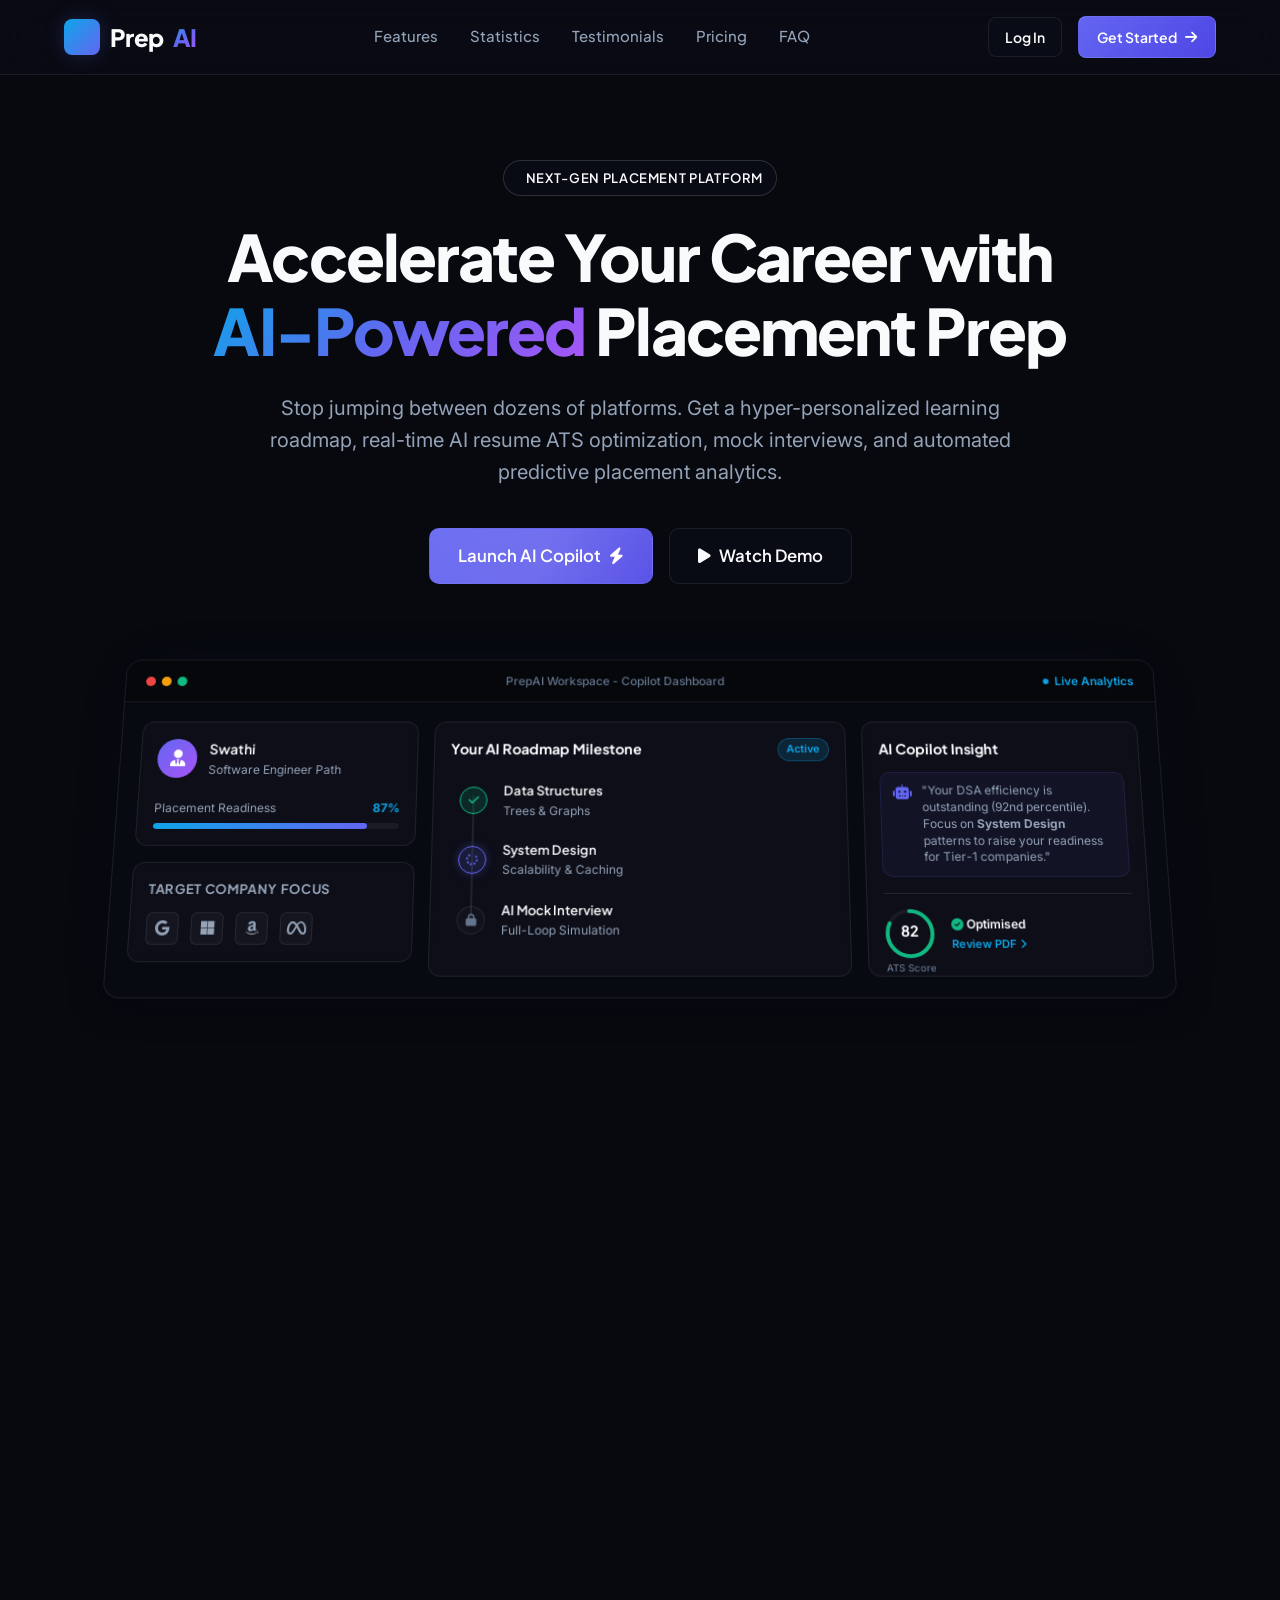
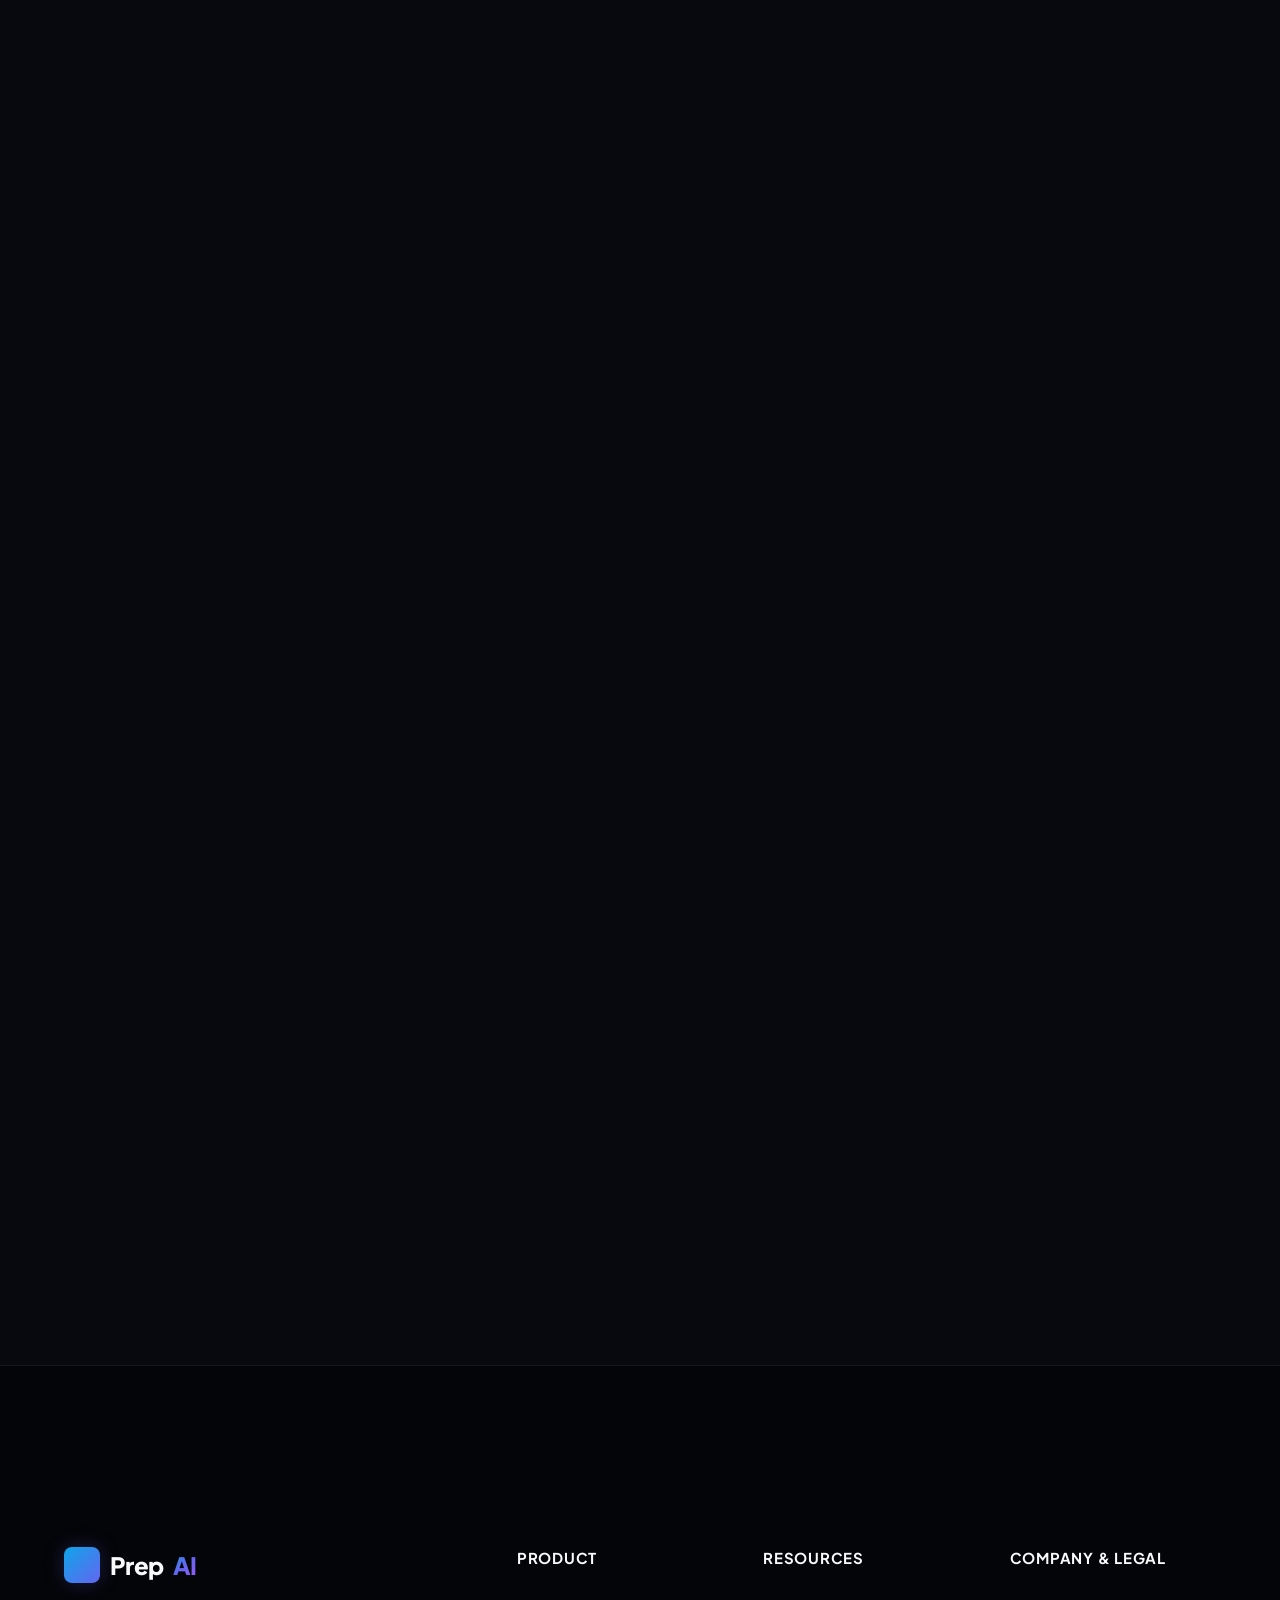
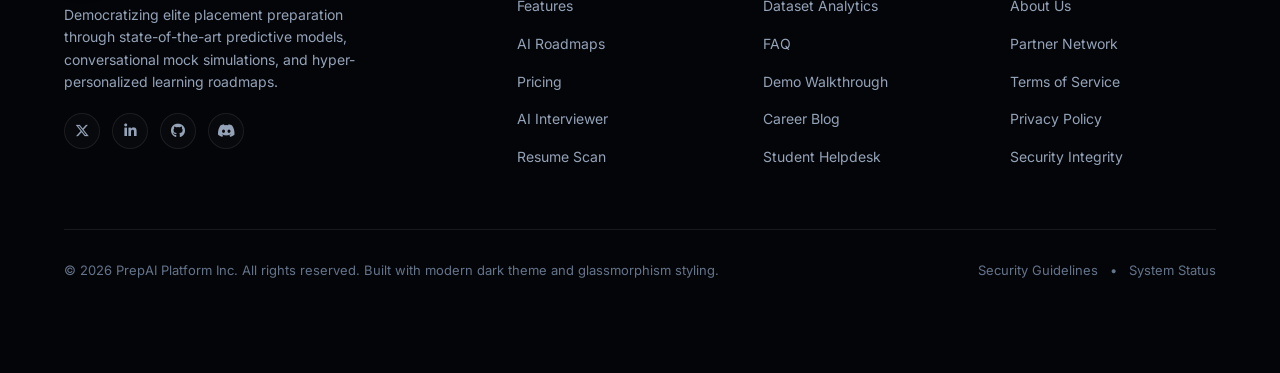
<file: index.html>
<!DOCTYPE html>
<html lang="en">
<head>
    <meta charset="UTF-8">
    <meta name="viewport" content="width=device-width, initial-scale=1.0">
    <meta http-equiv="refresh" content="0; url=./main/index.html" />
    <title>PrepAI - AI Placement Preparation Platform</title>
    
    <link rel="preconnect" href="https://fonts.googleapis.com">
    <link rel="preconnect" href="https://fonts.gstatic.com" crossorigin>
    <link href="https://fonts.googleapis.com/css2?family=Inter:wght@300;400;500;600;700&family=Plus+Jakarta+Sans:wght@400;500;600;700;800&display=swap" rel="stylesheet">
    <!-- Font Awesome Icons -->
    <link rel="stylesheet" href="https://cdnjs.cloudflare.com/ajax/libs/font-awesome/6.4.0/css/all.min.css">
    <!-- Custom CSS -->
    <link rel="stylesheet" href="style.css">
</head>
<body>

    <!-- Background Decorative Elements -->
    <div class="bg-glow bg-glow-1"></div>
    <div class="bg-glow bg-glow-2"></div>
    <div class="bg-glow bg-glow-3"></div>
    <div class="grid-overlay"></div>

    <!-- Navigation Bar -->
    <header class="navbar">
        <div class="navbar-container">
            <a href="index.html" class="logo">
                <div class="logo-icon">
                    <i class="fa-solid fa-brain-circuit"></i>
                </div>
                <span>Prep</span><span class="gradient-text">AI</span>
            </a>
            
            <nav class="nav-menu" id="nav-menu">
                <ul class="nav-list">
                    <li class="nav-item"><a href="#features" class="nav-link">Features</a></li>
                    <li class="nav-item"><a href="#statistics" class="nav-link">Statistics</a></li>
                    <li class="nav-item"><a href="#testimonials" class="nav-link">Testimonials</a></li>
                    <li class="nav-item"><a href="#pricing" class="nav-link">Pricing</a></li>
                    <li class="nav-item"><a href="#faq" class="nav-link">FAQ</a></li>
                </ul>
            </nav>

            <div class="nav-actions">
                <a href="login/login.html" class="btn btn-secondary nav-login">Log In</a>
                <a href="signup.html" class="btn btn-primary nav-cta">Get Started <i class="fa-solid fa-arrow-right"></i></a>
                <button class="mobile-toggle" id="mobile-toggle" aria-label="Toggle navigation">
                    <i class="fa-solid fa-bars"></i>
                </button>
            </div>
        </div>
    </header>

    <!-- Hero Section -->
    <section class="hero-section" id="hero">
        <div class="hero-container">
            <div class="hero-badge animate-fade-in">
                <span class="badge-icon"><i class="fa-solid fa-sparkles"></i></span>
                <span class="badge-text">Next-Gen Placement Platform</span>
            </div>
            
            <h1 class="hero-title animate-fade-in-up">
                Accelerate Your Career with <br>
                <span class="gradient-text">AI-Powered</span> Placement Prep
            </h1>
            
            <p class="hero-subtitle animate-fade-in-up delay-1">
                Stop jumping between dozens of platforms. Get a hyper-personalized learning roadmap, 
                real-time AI resume ATS optimization, mock interviews, and automated predictive placement analytics.
            </p>
            
            <div class="hero-ctas animate-fade-in-up delay-2">
                <a href="https://copilot.microsoft.com/"
   target="_blank"
   class="btn btn-primary btn-lg glow-button">
    Launch AI Copilot
    <i class="fa-solid fa-bolt"></i>
</a>
                <a href="../learnmore.html" class="btn btn-secondary btn-lg"><i class="fa-solid fa-play"></i> Watch Demo</a>
            </div>

            <!-- Hero Visual (Interactive Glassmorphic Dashboard Preview) -->
            <div class="hero-visual-wrapper animate-fade-in-up delay-3">
                <div class="hero-visual">
                    <div class="dashboard-header">
                        <div class="window-dots">
                            <span class="dot dot-red"></span>
                            <span class="dot dot-yellow"></span>
                            <span class="dot dot-green"></span>
                        </div>
                        <div class="window-title">PrepAI Workspace - Copilot Dashboard</div>
                        <div class="window-status"><span class="pulse-indicator"></span> Live Analytics</div>
                    </div>
                    <div class="dashboard-content">
                        <!-- Left Sidebar / Stats Widget -->
                        <div class="dash-panel dash-left">
                            <div class="dash-card profile-card">
                                <div class="avatar-group">
                                    <div class="avatar-placeholder">
                                        <i class="fa-solid fa-user-tie"></i>
                                    </div>
                                    <div>
                                        <h4>Swathi</h4>
                                        <p>Software Engineer Path</p>
                                    </div>
                                </div>
                                <div class="readiness-meter">
                                    <div class="meter-info">
                                        <span>Placement Readiness</span>
                                        <span class="meter-val">87%</span>
                                    </div>
                                    <div class="meter-bar">
                                        <div class="meter-progress" style="width: 87%;"></div>
                                    </div>
                                </div>
                            </div>
                            
                            <div class="dash-card company-card">
                                <h5>Target Company Focus</h5>
                                <div class="company-logos">
                                    <div class="company-logo" title="Google"><i class="fa-brands fa-google"></i></div>
                                    <div class="company-logo" title="Microsoft"><i class="fa-brands fa-microsoft"></i></div>
                                    <div class="company-logo" title="Amazon"><i class="fa-brands fa-amazon"></i></div>
                                    <div class="company-logo" title="Meta"><i class="fa-brands fa-meta"></i></div>
                                </div>
                            </div>
                        </div>

                        <!-- Main Roadmap Progress Graph -->
                        <div class="dash-panel dash-center">
                            <div class="dash-card roadmap-progress">
                                <div class="card-header-flex">
                                    <h4>Your AI Roadmap Milestone</h4>
                                    <span class="badge-cyan">Active</span>
                                </div>
                                <div class="roadmap-steps">
                                    <div class="step completed">
                                        <div class="step-circle"><i class="fa-solid fa-check"></i></div>
                                        <div class="step-details">
                                            <h6>Data Structures</h6>
                                            <p>Trees & Graphs</p>
                                        </div>
                                    </div>
                                    <div class="step active">
                                        <div class="step-circle"><i class="fa-solid fa-spinner fa-spin"></i></div>
                                        <div class="step-details">
                                            <h6>System Design</h6>
                                            <p>Scalability & Caching</p>
                                        </div>
                                    </div>
                                    <div class="step locked">
                                        <div class="step-circle"><i class="fa-solid fa-lock"></i></div>
                                        <div class="step-details">
                                            <h6>AI Mock Interview</h6>
                                            <p>Full-Loop Simulation</p>
                                        </div>
                                    </div>
                                </div>
                            </div>
                        </div>

                        <!-- Right Insights Widget -->
                        <div class="dash-panel dash-right">
                            <div class="dash-card insights-card">
                                <h4>AI Copilot Insight</h4>
                                <div class="ai-chat-bubble">
                                    <i class="fa-solid fa-robot ai-avatar"></i>
                                    <p>"Your DSA efficiency is outstanding (92nd percentile). Focus on <strong>System Design</strong> patterns to raise your readiness for Tier-1 companies."</p>
                                </div>
                                <div class="resume-score-widget">
                                    <div class="score-circle">
                                        <svg viewBox="0 0 36 36" class="circular-chart">
                                            <path class="circle-bg" d="M18 2.0845 a 15.9155 15.9155 0 0 1 0 31.831 a 15.9155 15.9155 0 0 1 0 -31.831" />
                                            <path class="circle" stroke-dasharray="82, 100" d="M18 2.0845 a 15.9155 15.9155 0 0 1 0 31.831 a 15.9155 15.9155 0 0 1 0 -31.831" />
                                            <text x="18" y="20.35" class="percentage">82</text>
                                        </svg>
                                        <div class="score-label">ATS Score</div>
                                    </div>
                                    <div class="score-actions">
                                        <span class="score-status"><i class="fa-solid fa-circle-check text-green"></i> Optimised</span>
                                        <a href="#" class="btn-text">Review PDF <i class="fa-solid fa-angle-right"></i></a>
                                    </div>
                                </div>
                            </div>
                        </div>
                    </div>
                </div>
            </div>
        </div>
    </section>

    <!-- Features Section -->
    <section class="features-section" id="features">
        <div class="section-container">
            <div class="section-header scroll-trigger">
                <h2 class="section-title">Engineered for Your <span class="gradient-text">Placement Victory</span></h2>
                <p class="section-subtitle">
                    Skip the generic advice. Leverage highly tailored AI tooling built specifically to align with current hiring trends.
                </p>
            </div>

            <div class="features-grid">
                <!-- Feature 1: Personalized Roadmaps -->
                <div class="feature-card scroll-trigger">
                    <div class="feature-icon glow-cyan">
                        <i class="fa-solid fa-route"></i>
                    </div>
                    <h3 class="feature-title">Dynamic AI Roadmaps</h3>
                    <p class="feature-text">
                        Get a continuously updated roadmap generated instantly based on your dream target companies, timeline, and current skill set.
                    </p>
                    <div class="feature-link-wrapper">
                        <a href="roadmap/roadmap.html" class="feature-link">Explore Roadmap Tool <i class="fa-solid fa-arrow-right"></i></a>
                    </div>
                </div>

                <!-- Feature 2: AI Resume Optimizer -->
                <div class="feature-card scroll-trigger">
                    <div class="feature-icon glow-purple">
                        <i class="fa-solid fa-file-invoice"></i>
                    </div>
                    <h3 class="feature-title">ATS Resume Optimizer</h3>
                    <p class="feature-text">
                        Upload your resume and get immediate feedback on key-word match, layout, formatting, and structural improvements tailored to job descriptions.
                    </p>
                    <div class="feature-link-wrapper">
                        <a href="#" class="feature-link">Scan Resume <i class="fa-solid fa-arrow-right"></i></a>
                    </div>
                </div>

                <!-- Feature 3: Simulated AI Interviews -->
                <div class="feature-card scroll-trigger">
                    <div class="feature-icon glow-blue">
                        <i class="fa-solid fa-microphone-lines"></i>
                    </div>
                    <h3 class="feature-title">Conversational Mock Mockups</h3>
                    <p class="feature-text">
                        Engage in fully interactive, real-time mock technical & behavioral interviews with speech analysis, pacing analytics, and code editor review.
                    </p>
                    <div class="feature-link-wrapper">
                        <a href="#" class="feature-link">Try Sample Mock <i class="fa-solid fa-arrow-right"></i></a>
                    </div>
                </div>

                <!-- Feature 4: Predictive Placement Analytics -->
                <div class="feature-card scroll-trigger">
                    <div class="feature-icon glow-pink">
                        <i class="fa-solid fa-chart-line"></i>
                    </div>
                    <h3 class="feature-title">Placement Probability Insights</h3>
                    <p class="feature-text">
                        Input your credentials, mock scores, and background to calculate your predictive success rate, with prescriptive feedback on where to double down.
                    </p>
                    <div class="feature-link-wrapper">
                        <a href="datainsights/datasetInsights.html" class="feature-link">View Dataset Analytics <i class="fa-solid fa-arrow-right"></i></a>
                    </div>
                </div>

                <!-- Feature 5: Daily Coding Arena -->
                <div class="feature-card scroll-trigger">
                    <div class="feature-icon glow-orange">
                        <i class="fa-solid fa-code"></i>
                    </div>
                    <h3 class="feature-title">Curated DSA Challenges</h3>
                    <p class="feature-text">
                        Receive daily handpicked programming puzzles matching your target company’s historic frequency matrix, complete with instant step-by-step video hints.
                    </p>
                    <div class="feature-link-wrapper">
                        <a href="dsaTracker/dsaTracker.html" class="feature-link">Open DSA Tracker <i class="fa-solid fa-arrow-right"></i></a>
                    </div>
                </div>
    <p>Track your DSA progress, streaks, and topics.</p>
</a>
                <!-- Feature 6: Smart Study Notes -->
                <div class="feature-card scroll-trigger">
                    <div class="feature-icon glow-green">
                        <i class="fa-solid fa-book-open"></i>
                    </div>
                    <h3 class="feature-title">AI Knowledge Base</h3>
                    <p class="feature-text">
                        Search and learn with compressed cheat sheets, revision materials, and detailed summaries created automatically based on your weaker subtopics.
                    </p>
                    <div class="feature-link-wrapper">
                        <a href="#" class="feature-link">Access Cheat Sheets <i class="fa-solid fa-arrow-right"></i></a>
                    </div>
                </div>
            </div>
        </div>
    </section>

    <!-- Statistics Section -->
    <section class="statistics-section" id="statistics">
        <div class="section-container">
            <div class="statistics-wrapper scroll-trigger">
                <div class="section-header text-center">
                    <h2 class="section-title">The Numbers Behind the <span class="gradient-text">Success</span></h2>
                    <p class="section-subtitle">Empowering ambitious students to land highly sought-after industry roles.</p>
                </div>
                
                <div class="stats-grid">
                    <div class="stat-item">
                        <div class="stat-number gradient-text" data-target="94">0%</div>
                        <div class="stat-label">Placement Success Rate</div>
                    </div>
                    <div class="stat-item">
                        <div class="stat-number gradient-text" data-target="50">0k+</div>
                        <div class="stat-label">Active Platform Users</div>
                    </div>
                    <div class="stat-item">
                        <div class="stat-number gradient-text" data-target="10">0M+</div>
                        <div class="stat-label">Coding Challenges Solved</div>
                    </div>
                    <div class="stat-item">
                        <div class="stat-number gradient-text" data-target="14.2" data-decimals="1">0 LPA</div>
                        <div class="stat-label">Average Placement Package</div>
                    </div>
                </div>
            </div>
        </div>
    </section>

    <!-- Testimonials Section -->
    <section class="testimonials-section" id="testimonials">
        <div class="section-container">
            <div class="section-header scroll-trigger">
                <h2 class="section-title">Alumni Success Stories</h2>
                <p class="section-subtitle">See how PrepAI guided these students from mock interviews to real-world corporate offers.</p>
            </div>

            <div class="testimonials-grid">
                <!-- Testimonial 1 -->
                <div class="testimonial-card scroll-trigger">
                    <div class="stars">
                        <i class="fa-solid fa-star"></i>
                        <i class="fa-solid fa-star"></i>
                        <i class="fa-solid fa-star"></i>
                        <i class="fa-solid fa-star"></i>
                        <i class="fa-solid fa-star"></i>
                    </div>
                    <p class="testimonial-quote">
                        "The simulated AI technical interview saved me. It gave me the exact style of real-time feedback on pacing and formatting that helped me crush my final technical round at Google!"
                    </p>
                    <div class="testimonial-user">
                        <div class="user-avatar user-1"></div>
                        <div class="user-info">
                            <h4>Rohan Malhotra</h4>
                            <p>Software Engineer @ Google</p>
                        </div>
                    </div>
                </div>

                <!-- Testimonial 2 -->
                <div class="testimonial-card scroll-trigger">
                    <div class="stars">
                        <i class="fa-solid fa-star"></i>
                        <i class="fa-solid fa-star"></i>
                        <i class="fa-solid fa-star"></i>
                        <i class="fa-solid fa-star"></i>
                        <i class="fa-solid fa-star"></i>
                    </div>
                    <p class="testimonial-quote">
                        "I raised my ATS score from 58% to 85% in under an hour using PrepAI's resume optimizer. It pointed out critical keyword gaps that landed me interview callbacks at Microsoft and Uber."
                    </p>
                    <div class="testimonial-user">
                        <div class="user-avatar user-2"></div>
                        <div class="user-info">
                            <h4>Sneha Kapoor</h4>
                            <p>SWE Intern @ Microsoft</p>
                        </div>
                    </div>
                </div>

                <!-- Testimonial 3 -->
                <div class="testimonial-card scroll-trigger">
                    <div class="stars">
                        <i class="fa-solid fa-star"></i>
                        <i class="fa-solid fa-star"></i>
                        <i class="fa-solid fa-star"></i>
                        <i class="fa-solid fa-star"></i>
                        <i class="fa-solid fa-star"></i>
                    </div>
                    <p class="testimonial-quote">
                        "The dynamic company roadmaps are sheer genius. Instead of wasting weeks reading irrelevant DSA materials, PrepAI showed me exactly which patterns Amazon prioritizes. 10/10!"
                    </p>
                    <div class="testimonial-user">
                        <div class="user-avatar user-3"></div>
                        <div class="user-info">
                            <h4>Aarav Mehta</h4>
                            <p>SDE-1 @ Amazon</p>
                        </div>
                    </div>
                </div>
            </div>
        </div>
    </section>

    <!-- Pricing Section -->
    <section class="pricing-section" id="pricing">
        <div class="section-container">
            <div class="section-header scroll-trigger">
                <h2 class="section-title">Simple, Transparent <span class="gradient-text">Pricing</span></h2>
                <p class="section-subtitle">Start preparing for free or unlock unlimited AI-driven capabilities to supercharge your hiring outcomes.</p>
            </div>

            <div class="pricing-grid">
                <!-- Basic Plan -->
                <div class="pricing-card scroll-trigger">
                    <div class="pricing-header">
                        <h3>Starter</h3>
                        <p class="price-desc">Perfect for exploring the platform features.</p>
                        <div class="price-value">$0<span>/lifetime</span></div>
                    </div>
                    <ul class="pricing-features">
                        <li><i class="fa-solid fa-circle-check text-green"></i> Basic DSA Learning Path</li>
                        <li><i class="fa-solid fa-circle-check text-green"></i> 2 AI Resume Scans / month</li>
                        <li><i class="fa-solid fa-circle-check text-green"></i> Daily Coding Challenges</li>
                        <li class="disabled"><i class="fa-solid fa-circle-xmark text-red"></i> Live AI Mock Interviews</li>
                        <li class="disabled"><i class="fa-solid fa-circle-xmark text-red"></i> Placement Predictive Analytics</li>
                        <li class="disabled"><i class="fa-solid fa-circle-xmark text-red"></i> 24/7 Dedicated Mentorship Channel</li>
                    </ul>
                    <div class="pricing-footer">
                        <a href="signup.html" class="btn btn-outline btn-full">Start Free Trial</a>
                    </div>
                </div>

                <!-- Pro Plan (Popular Choice) -->
                <div class="pricing-card popular scroll-trigger">
                    <div class="popular-ribbon">Most Popular</div>
                    <div class="pricing-header">
                        <h3>PrepAI Pro</h3>
                        <p class="price-desc">Complete AI toolkit for targeted job readiness.</p>
                        <div class="price-value">$19<span>/month</span></div>
                    </div>
                    <ul class="pricing-features">
                        <li><i class="fa-solid fa-circle-check text-green"></i> Unlimited Personalized Roadmaps</li>
                        <li><i class="fa-solid fa-circle-check text-green"></i> Unlimited ATS Resume Scans</li>
                        <li><i class="fa-solid fa-circle-check text-green"></i> 10 AI Mock Interviews / month</li>
                        <li><i class="fa-solid fa-circle-check text-green"></i> Full Predictive Placement Analytics</li>
                        <li><i class="fa-solid fa-circle-check text-green"></i> Company-Specific Prep Kits</li>
                        <li class="disabled"><i class="fa-solid fa-circle-xmark text-red"></i> 1-on-1 Human Mock Review</li>
                    </ul>
                    <div class="pricing-footer">
                        <a href="signup.html" class="btn btn-primary btn-full glow-button">Upgrade to Pro <i class="fa-solid fa-sparkles"></i></a>
                    </div>
                </div>

                <!-- Ultimate Plan -->
                <div class="pricing-card scroll-trigger">
                    <div class="pricing-header">
                        <h3>Elite Placement</h3>
                        <p class="price-desc">For high-tier role pursuits with human mentor oversight.</p>
                        <div class="price-value">$49<span>/month</span></div>
                    </div>
                    <ul class="pricing-features">
                        <li><i class="fa-solid fa-circle-check text-green"></i> Everything in Pro Plan</li>
                        <li><i class="fa-solid fa-circle-check text-green"></i> Unlimited AI Mock Interviews</li>
                        <li><i class="fa-solid fa-circle-check text-green"></i> 2 Monthly Human-Expert Mock Reviews</li>
                        <li><i class="fa-solid fa-circle-check text-green"></i> Resume Revision by Recruiters</li>
                        <li><i class="fa-solid fa-circle-check text-green"></i> Referral opportunities in partner network</li>
                        <li><i class="fa-solid fa-circle-check text-green"></i> 24/7 Dedicated Priority Chat Support</li>
                    </ul>
                    <div class="pricing-footer">
                        <a href="signup.html" class="btn btn-outline btn-full">Join Elite Group</a>
                    </div>
                </div>
            </div>
        </div>
    </section>

    <!-- FAQ Section -->
    <section class="faq-section" id="faq">
        <div class="section-container">
            <div class="section-header scroll-trigger">
                <h2 class="section-title">Frequently Asked Questions</h2>
                <p class="section-subtitle">Everything you need to know about PrepAI capabilities and pricing models.</p>
            </div>

            <div class="faq-wrapper">
                <div class="faq-item scroll-trigger">
                    <button class="faq-question">
                        <span>How does the AI Resume Optimizer assess ATS compatability?</span>
                        <i class="fa-solid fa-plus faq-icon"></i>
                    </button>
                    <div class="faq-answer">
                        <p>Our ATS (Applicant Tracking System) optimizer matches your resume text structure and technical keywords against thousands of verified job descriptions across tech and non-tech industries. It scores layout readability, detects broken tables or unparseable formats, and flags keyword voids that might prevent human screeners from seeing your file.</p>
                    </div>
                </div>

                <div class="faq-item scroll-trigger">
                    <button class="faq-question">
                        <span>What happens during a simulated AI mock interview?</span>
                        <i class="fa-solid fa-plus faq-icon"></i>
                    </button>
                    <div class="faq-answer">
                        <p>The mock interview mimics real video-conferencing setups. Our conversational model asks technical, system design, or behavior-based questions. The interface records speech patterns to evaluate vocal speed, clarity, and keyword precision while offering a rich code-editor canvas to score real-time problem-solving approach and complexity optimization.</p>
                    </div>
                </div>

                <div class="faq-item scroll-trigger">
                    <button class="faq-question">
                        <span>Can I cancel or change my plan anytime?</span>
                        <i class="fa-solid fa-plus faq-icon"></i>
                    </button>
                    <div class="faq-answer">
                        <p>Yes, absolutely. You can easily upgrade, downgrade, or cancel your Pro or Elite subscription plan directly from your accounts billing dashboard at any time. If you cancel, your premium features will remain completely active until your billing cycle ends.</p>
                    </div>
                </div>

                <div class="faq-item scroll-trigger">
                    <button class="faq-question">
                        <span>How accurate are the Placement Predictive Analytics?</span>
                        <i class="fa-solid fa-plus faq-icon"></i>
                    </button>
                    <div class="faq-answer">
                        <p>Our predictive metrics are backed by anonymized placement results from tens of thousands of platform alumni and historical company cutoffs. By analyzing academic indicators, platform-tracked DSA speed, mock interview performance, and project richness, PrepAI generates realistic readiness metrics, though actual hiring events depend on external interview conditions.</p>
                    </div>
                </div>
            </div>
        </div>
    </section>

    <!-- Pre-Footer Call To Action Section -->
    <section class="cta-section">
        <div class="section-container">
            <div class="cta-wrapper scroll-trigger">
                <div class="cta-inner">
                    <h2 class="cta-title">Ready to Stand Out in the Hiring Pipeline?</h2>
                    <p class="cta-subtitle">Empower your coding skills and resume readiness. Get hired by premium global companies in less than 3 months.</p>
                    <div class="cta-actions">
                        <a href="signup.html" class="btn btn-primary btn-lg glow-button">Start Preparing For Free <i class="fa-solid fa-sparkles"></i></a>
                    </div>
                    <div class="cta-footer-info">
                        <span><i class="fa-solid fa-circle-check text-cyan"></i> No credit card required</span>
                        <span><i class="fa-solid fa-circle-check text-cyan"></i> Instant setup in 1 minute</span>
                        <span><i class="fa-solid fa-circle-check text-cyan"></i> Free Lifetime roadmap starter</span>
                    </div>
                </div>
            </div>
        </div>
    </section>

    <!-- Footer Section -->
    <footer class="footer">
        <div class="section-container">
            <div class="footer-grid">
                <!-- Footer About Column -->
                <div class="footer-col footer-about">
                    <a href="#" class="footer-logo">
                        <div class="logo-icon"><i class="fa-solid fa-brain-circuit"></i></div>
                        <span>Prep</span><span class="gradient-text">AI</span>
                    </a>
                    <p class="footer-desc">
                        Democratizing elite placement preparation through state-of-the-art predictive models, conversational mock simulations, and hyper-personalized learning roadmaps.
                    </p>
                    <div class="social-links">
                        <a href="#" class="social-link" aria-label="Twitter"><i class="fa-brands fa-x-twitter"></i></a>
                        <a href="#" class="social-link" aria-label="LinkedIn"><i class="fa-brands fa-linkedin-in"></i></a>
                        <a href="#" class="social-link" aria-label="GitHub"><i class="fa-brands fa-github"></i></a>
                        <a href="#" class="social-link" aria-label="Discord"><i class="fa-brands fa-discord"></i></a>
                    </div>
                </div>

                <!-- Footer Column 1: Product -->
                <div class="footer-col">
                    <h4>Product</h4>
                    <ul class="footer-links">
                        <li><a href="#features">Features</a></li>
                        <li><a href="roadmap/roadmap.html">AI Roadmaps</a></li>
                        <li><a href="#pricing">Pricing</a></li>
                        <li><a href="#">AI Interviewer</a></li>
                        <li><a href="#">Resume Scan</a></li>
                    </ul>
                </div>

                <!-- Footer Column 2: Resources -->
                <div class="footer-col">
                    <h4>Resources</h4>
                    <ul class="footer-links">
                        <li><a href="datainsights/datasetInsights.html">Dataset Analytics</a></li>
                        <li><a href="#faq">FAQ</a></li>
                        <li><a href="../learnmore.html">Demo Walkthrough</a></li>
                        <li><a href="#">Career Blog</a></li>
                        <li><a href="#">Student Helpdesk</a></li>
                    </ul>
                </div>

                <!-- Footer Column 3: Legal -->
                <div class="footer-col">
                    <h4>Company & Legal</h4>
                    <ul class="footer-links">
                        <li><a href="#">About Us</a></li>
                        <li><a href="#">Partner Network</a></li>
                        <li><a href="#">Terms of Service</a></li>
                        <li><a href="#">Privacy Policy</a></li>
                        <li><a href="#">Security Integrity</a></li>
                    </ul>
                </div>
            </div>

            <div class="footer-bottom">
                <p>&copy; 2026 PrepAI Platform Inc. All rights reserved. Built with modern dark theme and glassmorphism styling.</p>
                <div class="footer-bottom-links">
                    <a href="#">Security Guidelines</a>
                    <span>&bull;</span>
                    <a href="#">System Status</a>
                </div>
            </div>
        </div>
    </footer>

    <!-- Custom JS -->
    <script src="js/main.js"></script>
</body>
</html>
>>>>>>> db14b2ec745e52e0bbdeae10705c2439759bda34
</file>
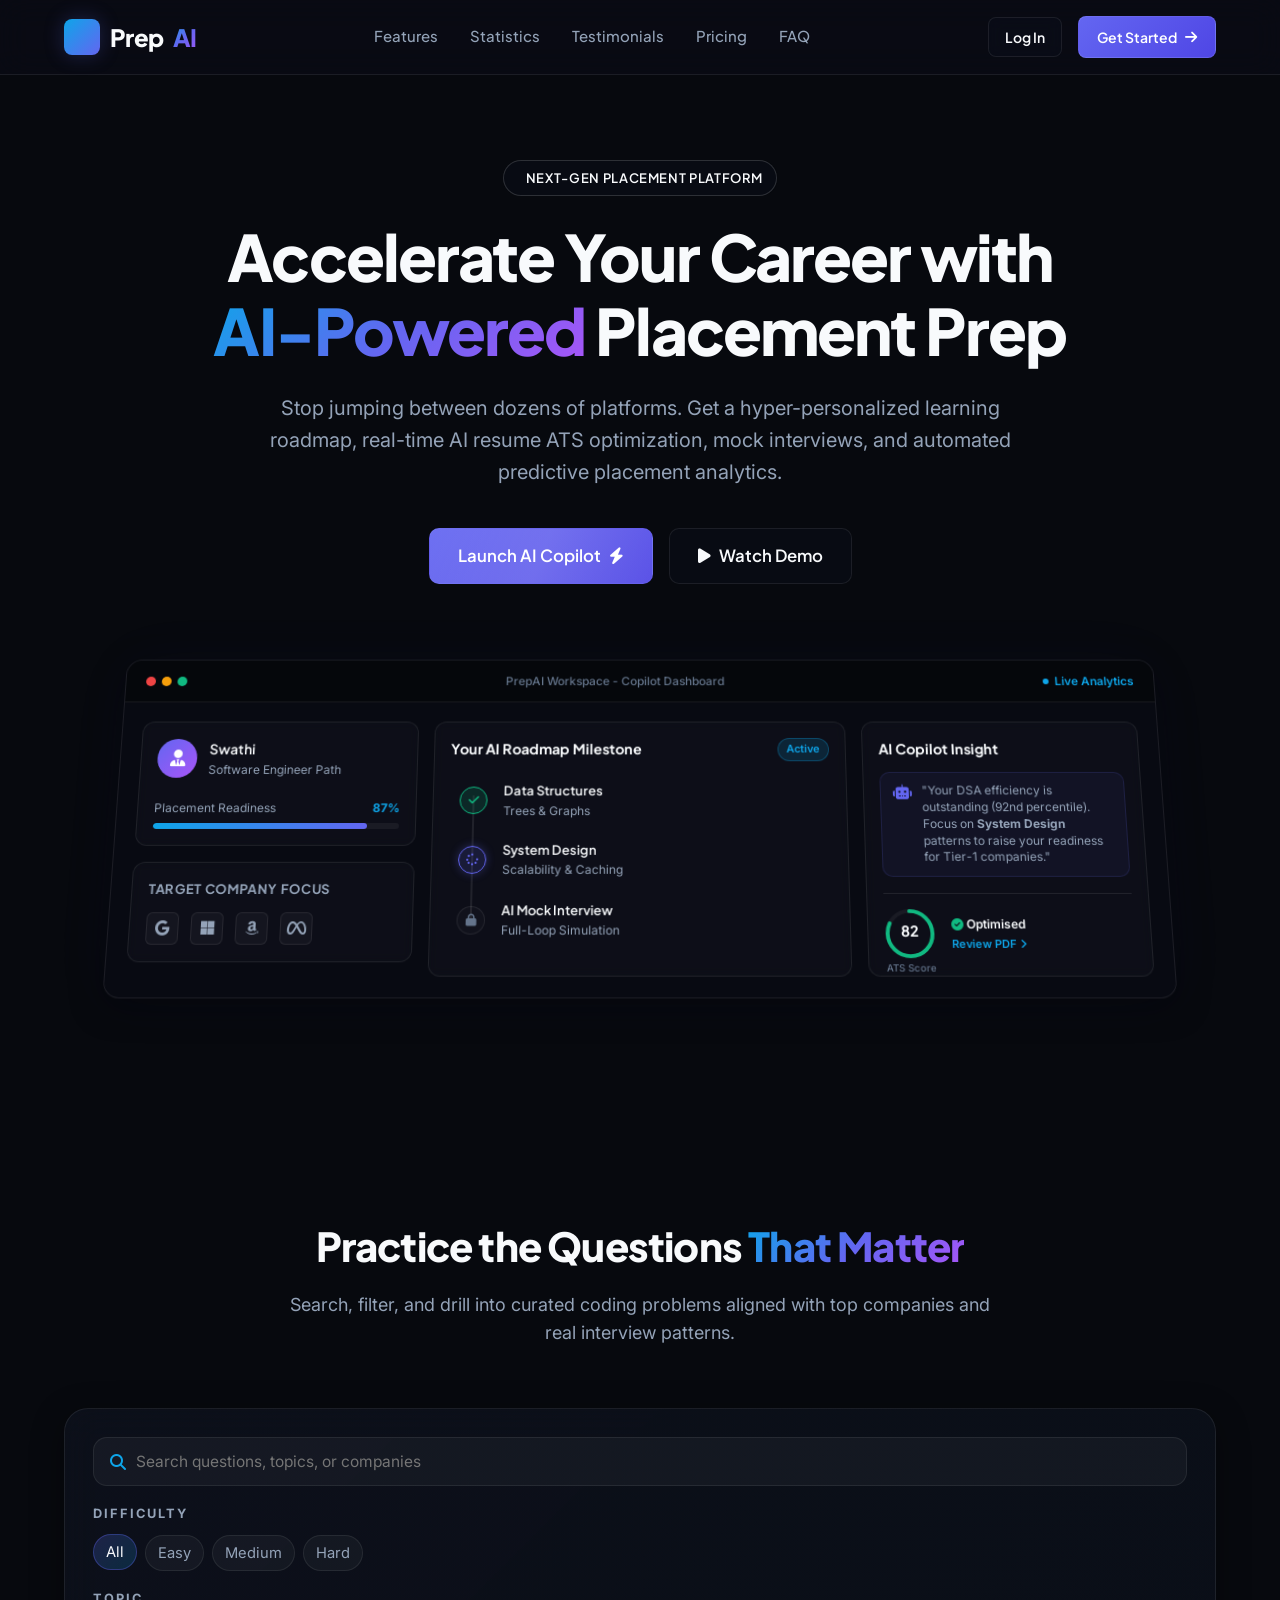
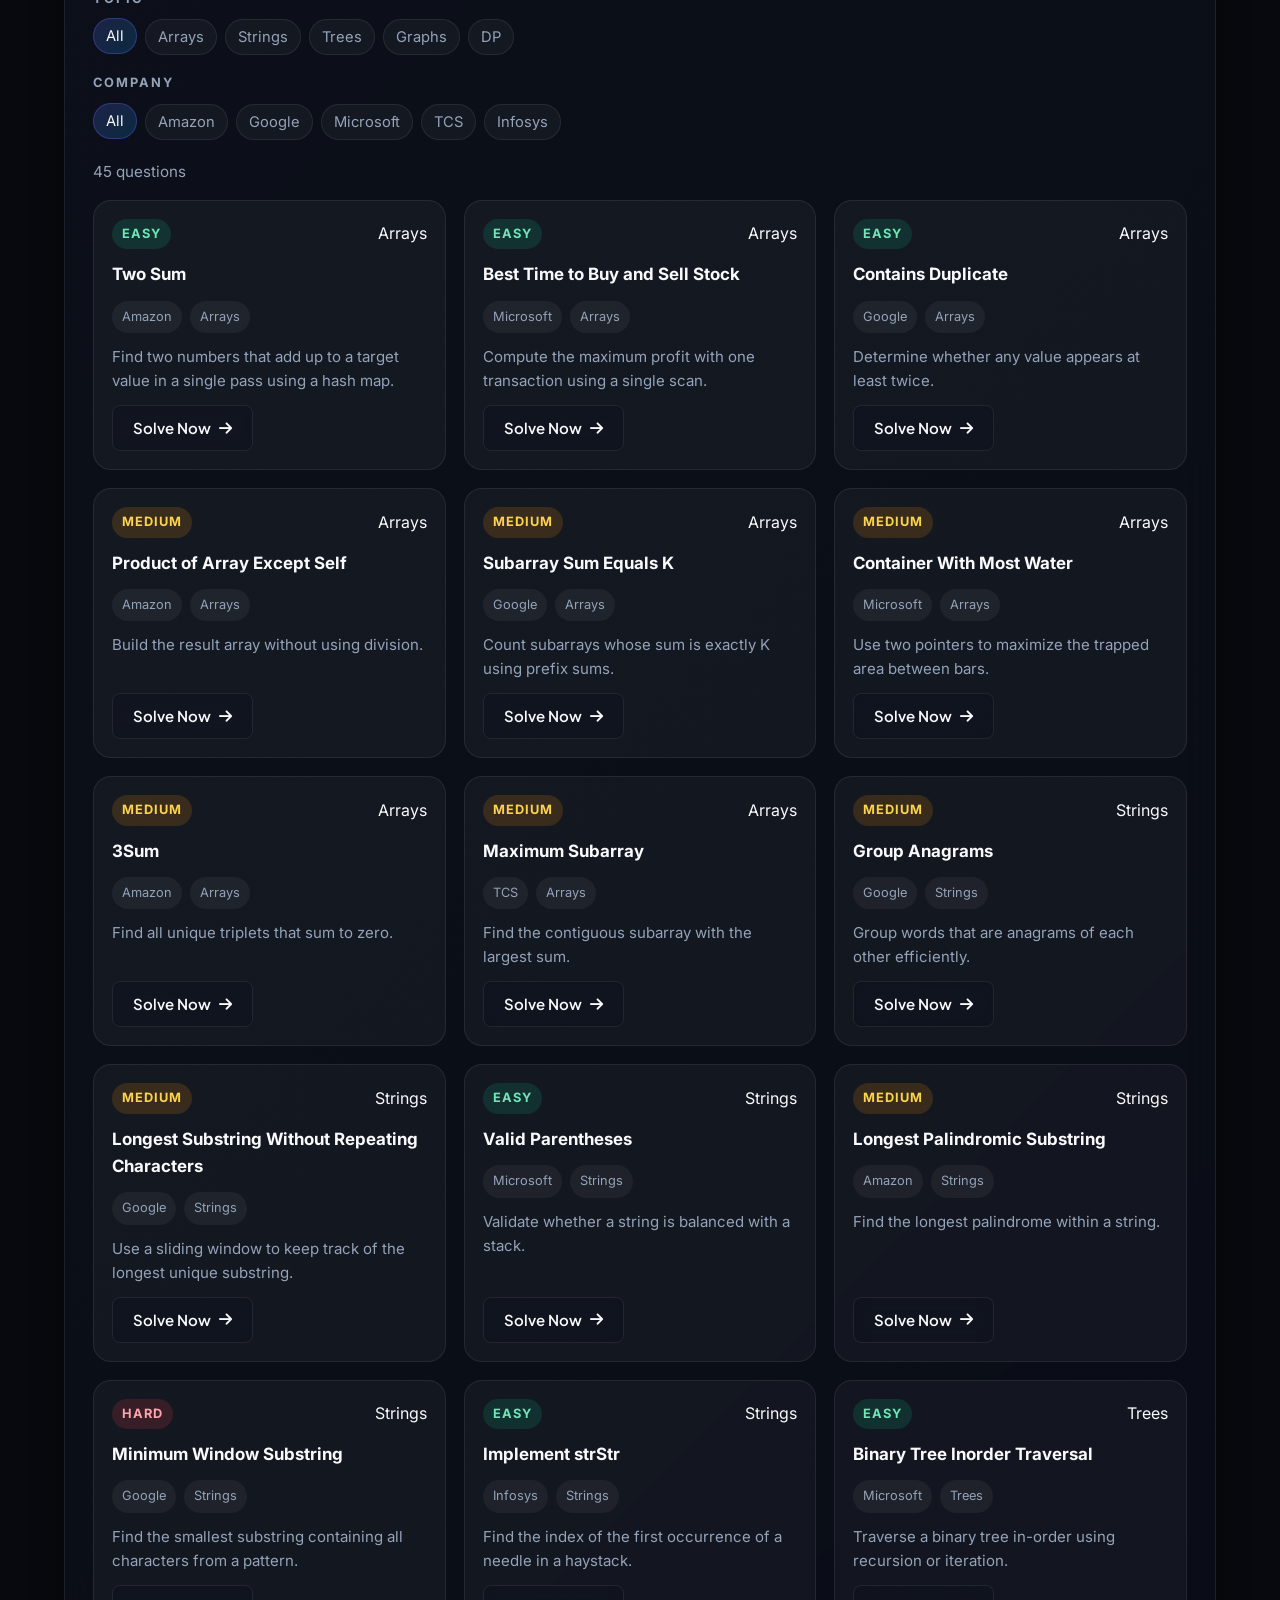
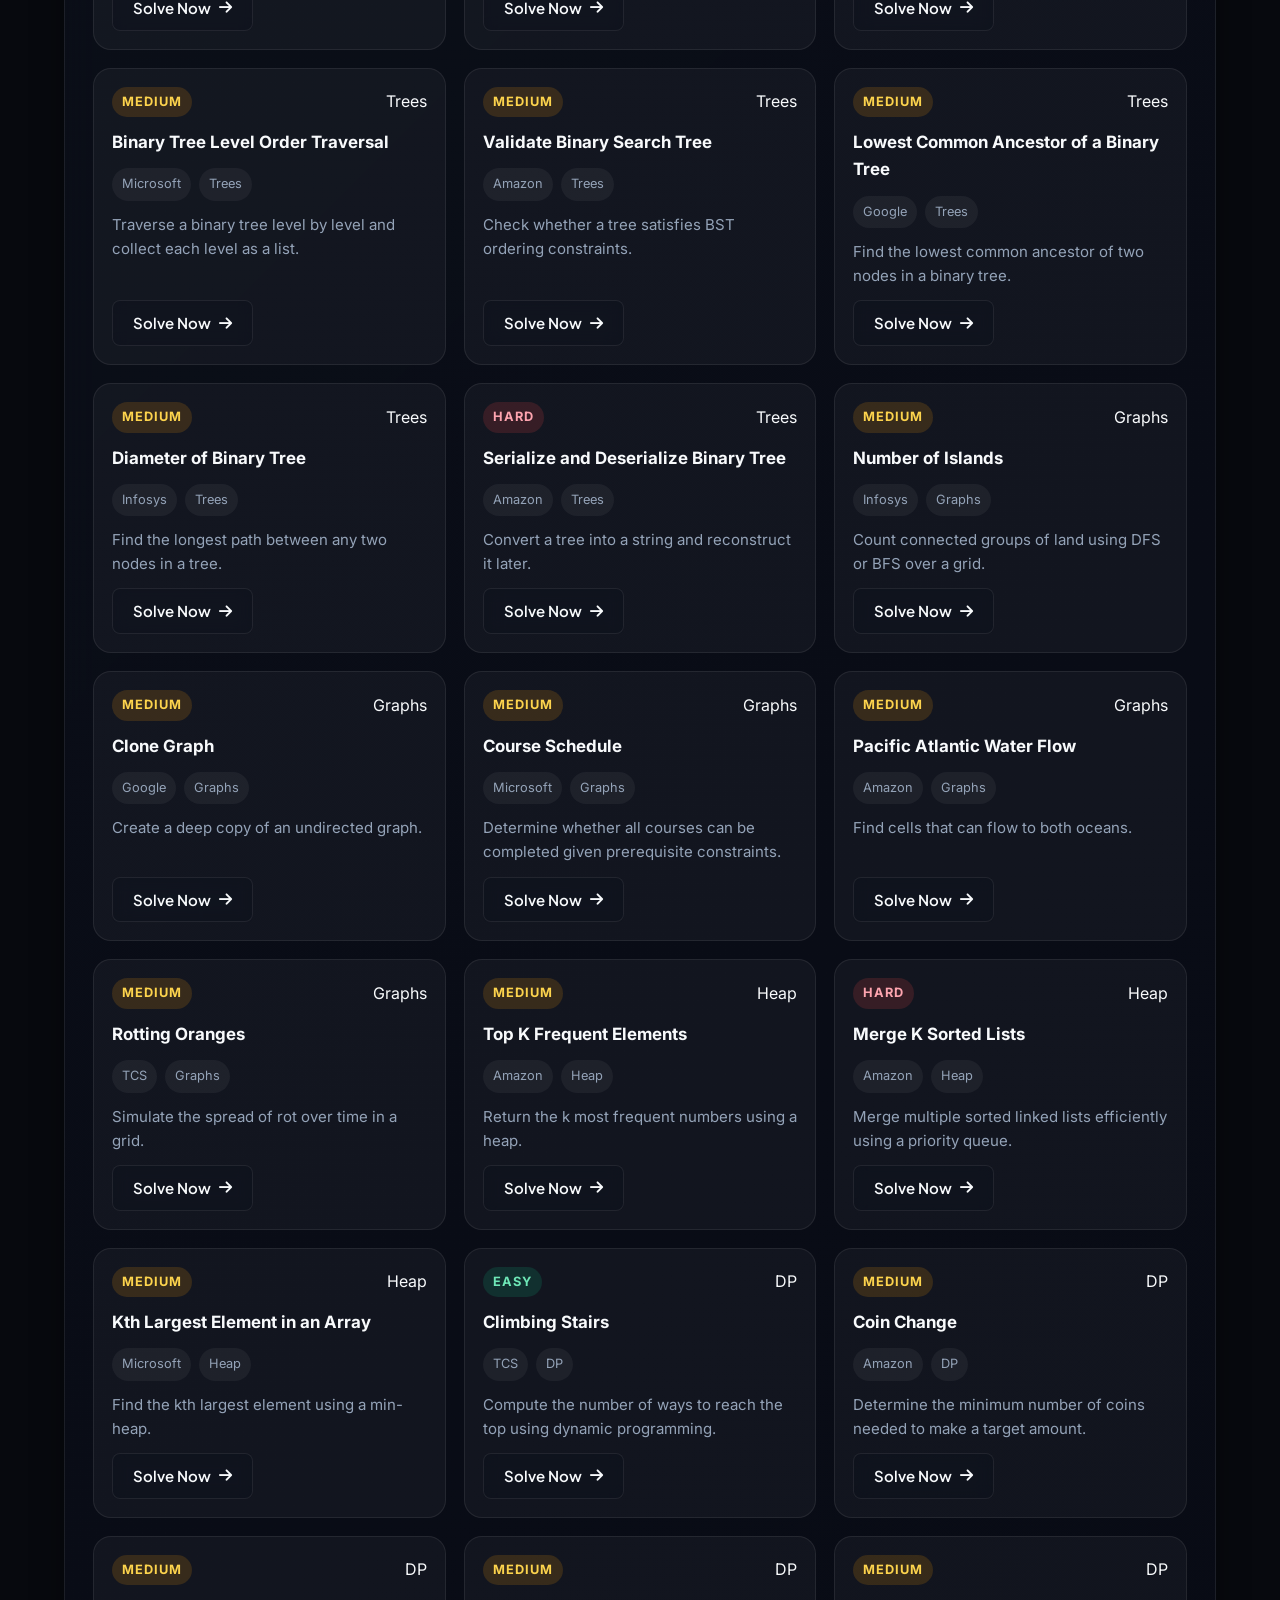
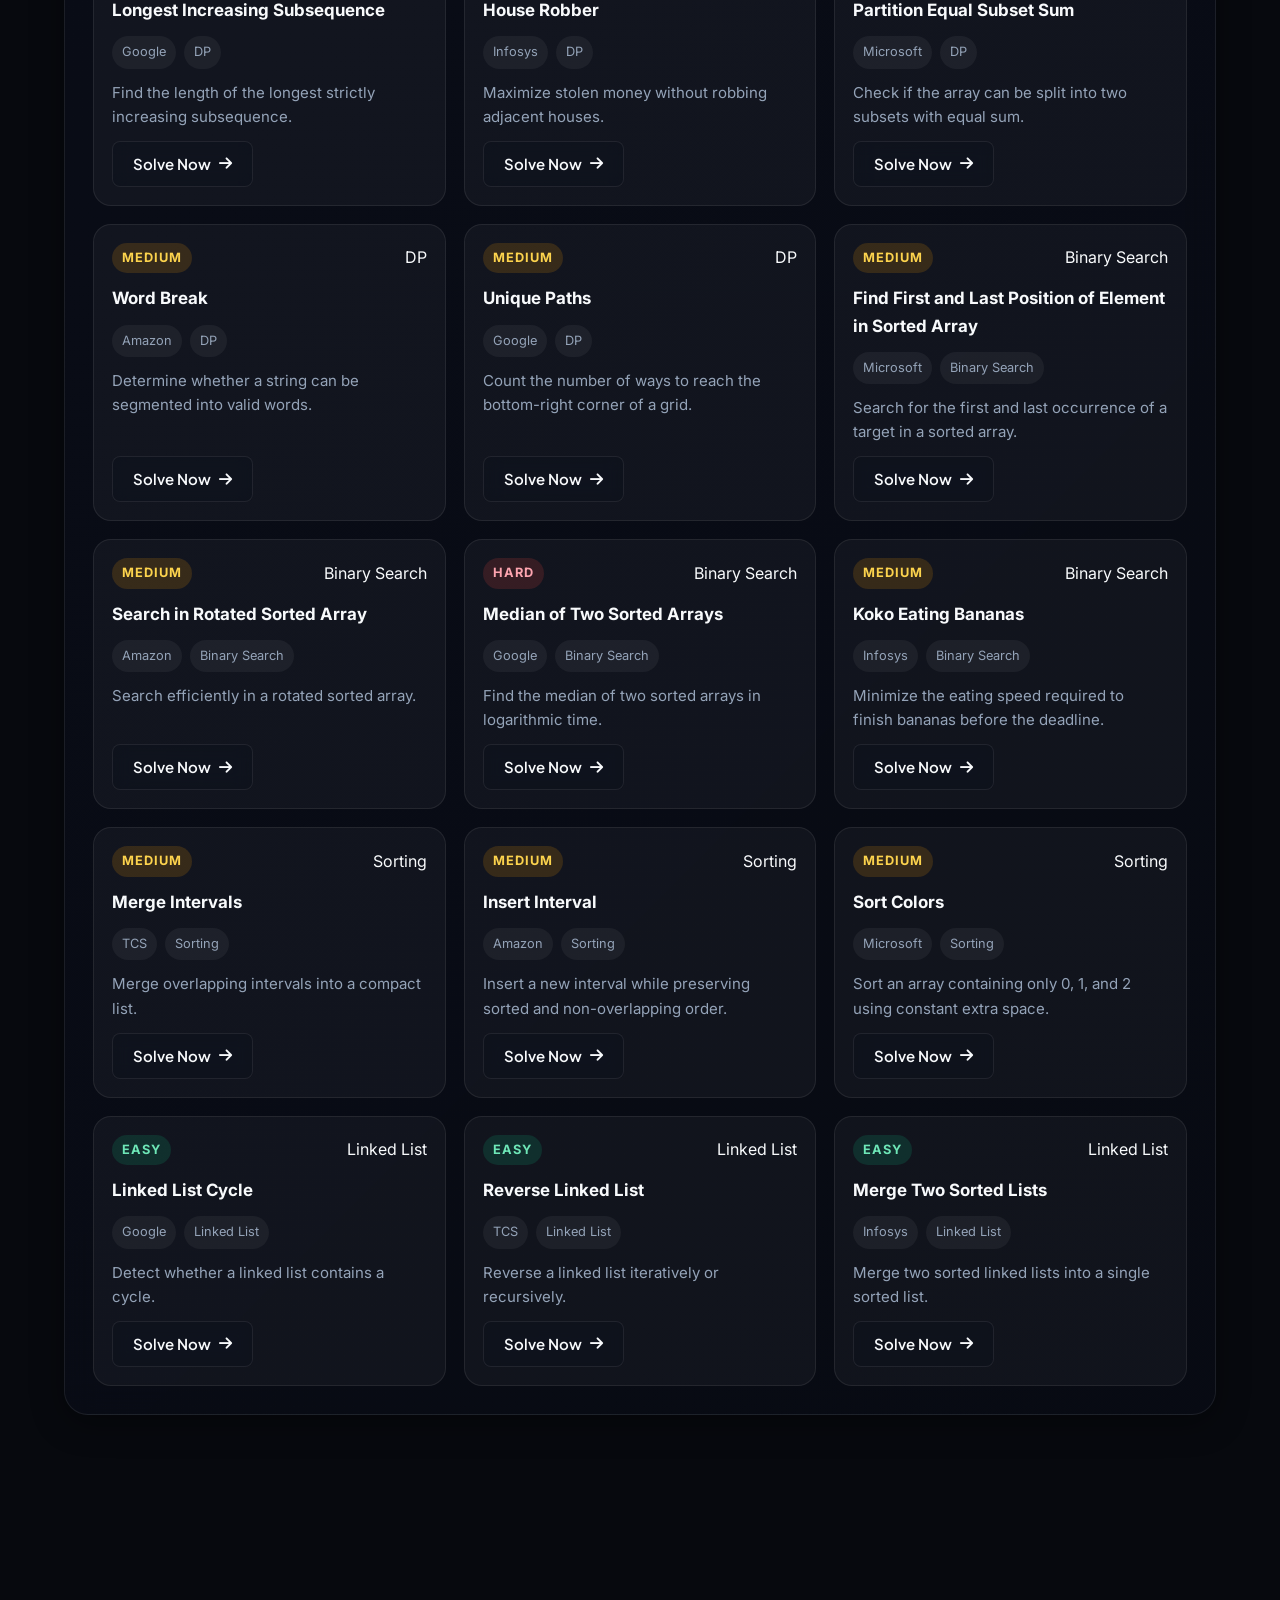
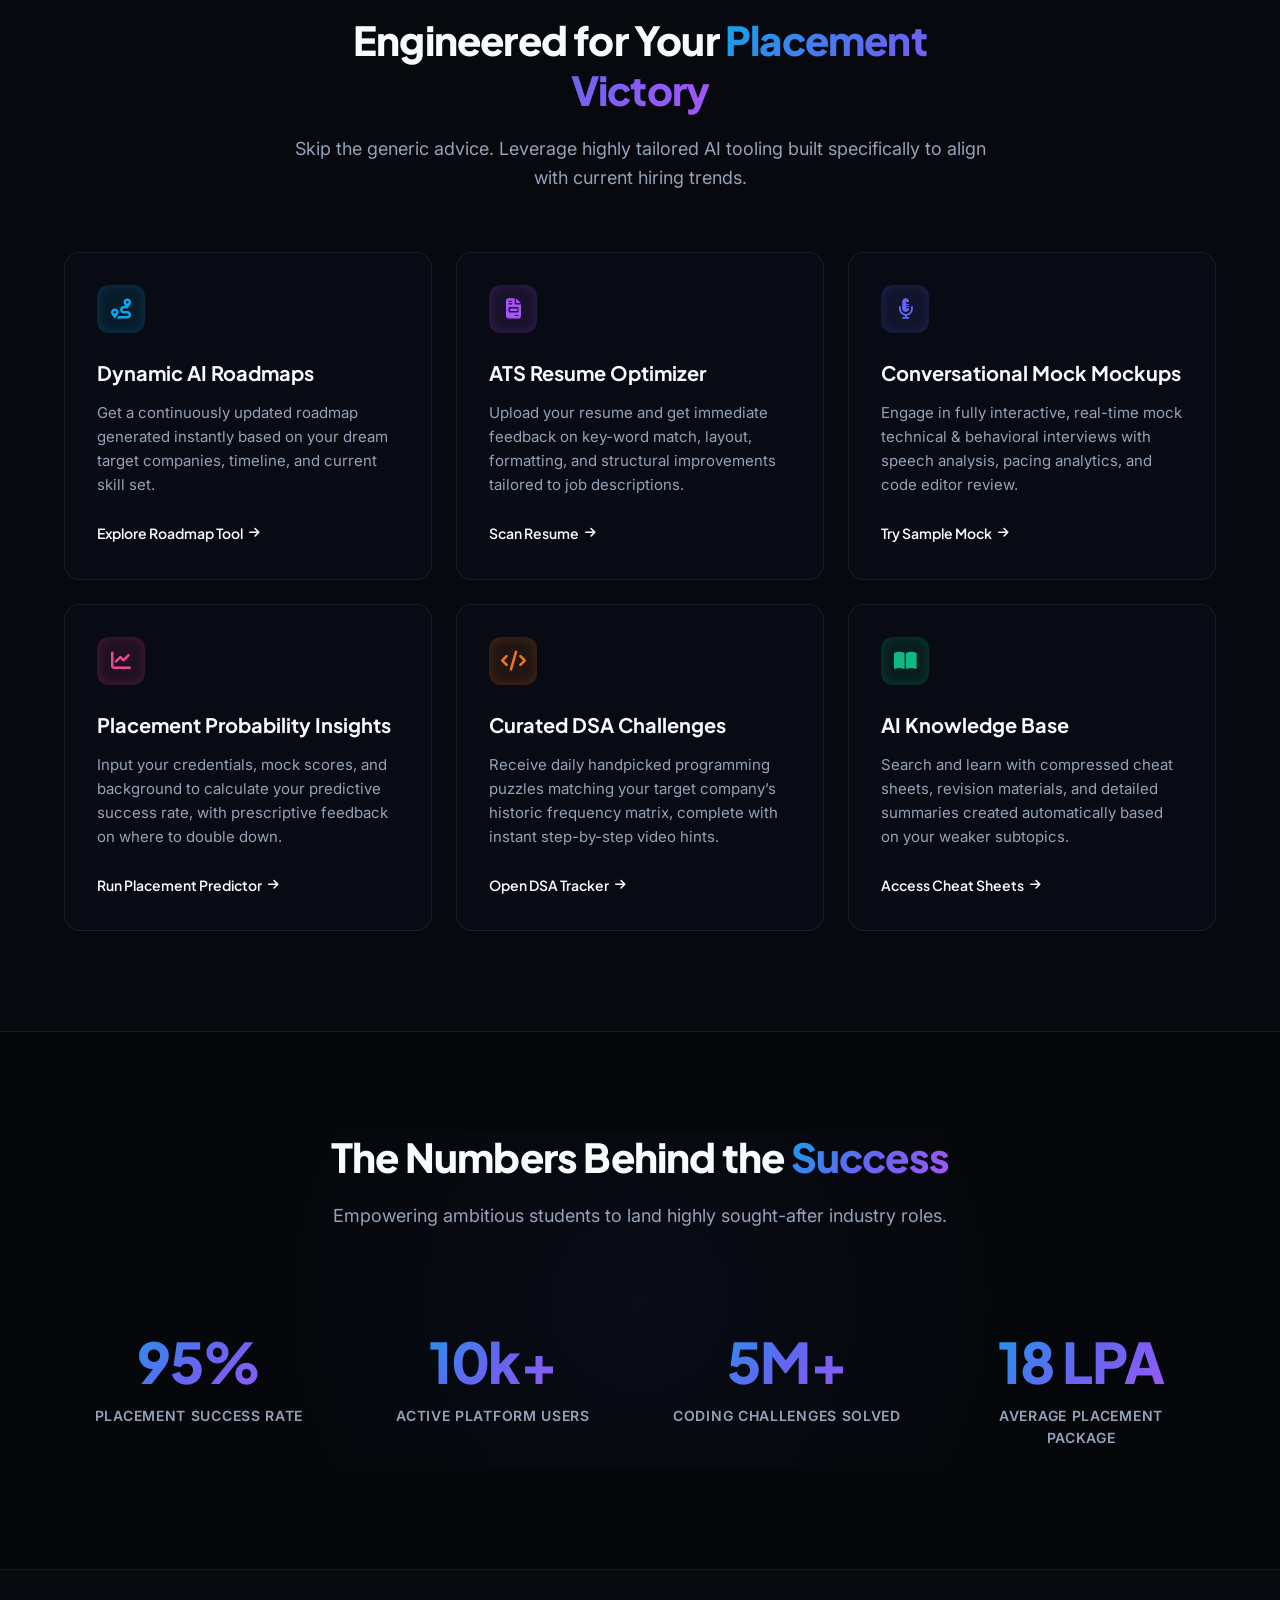
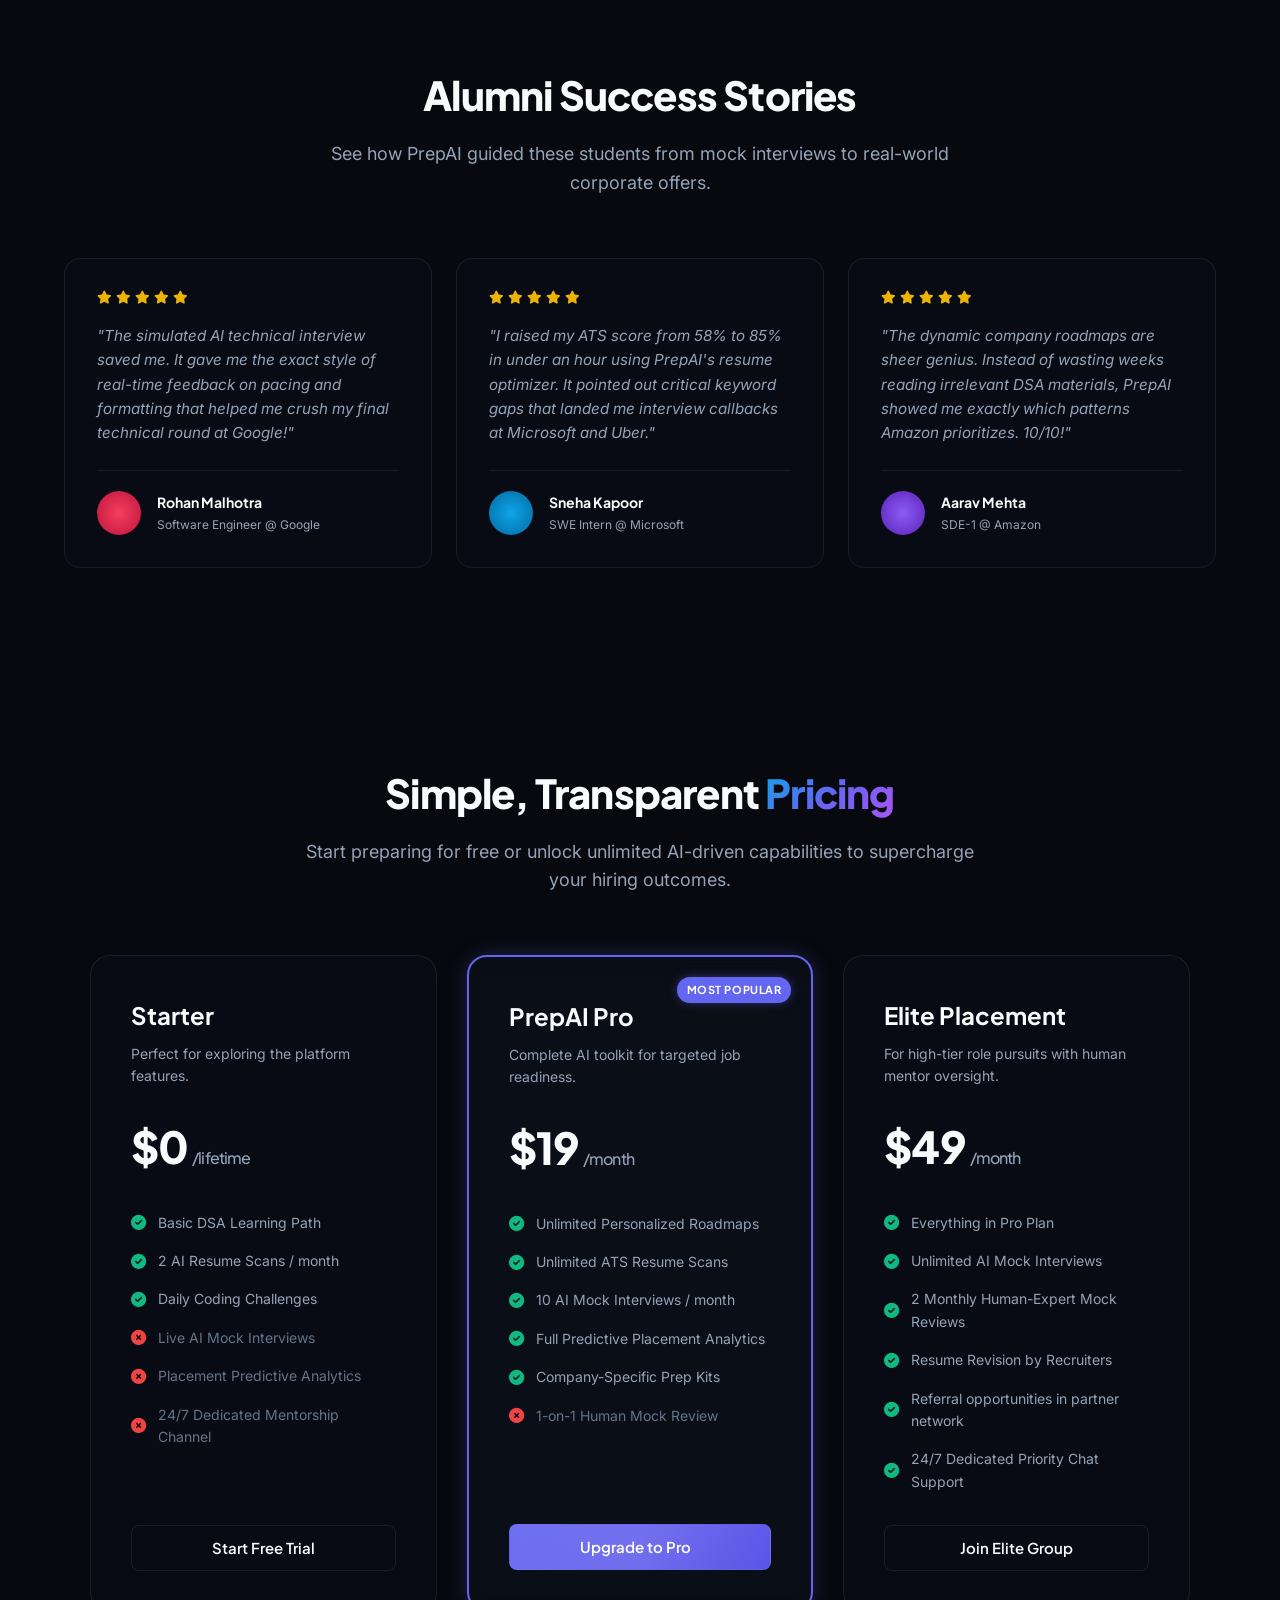
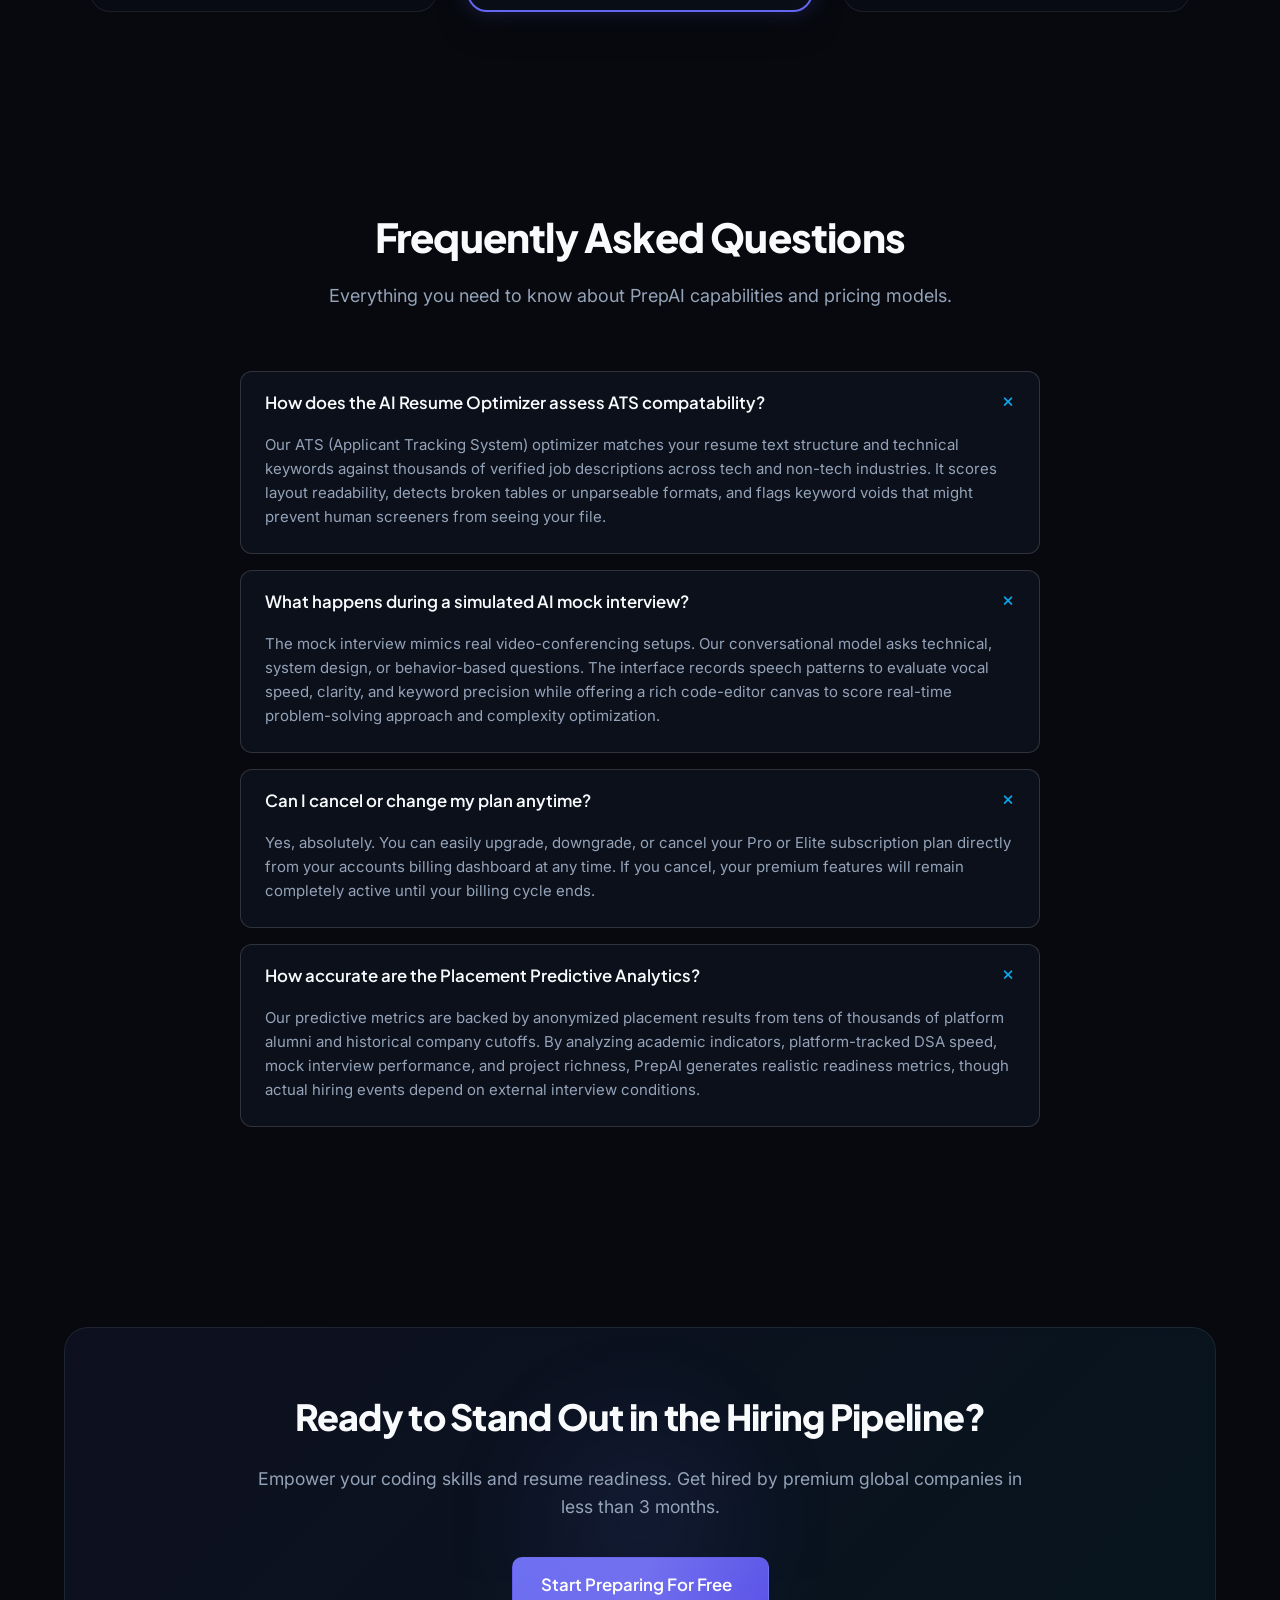
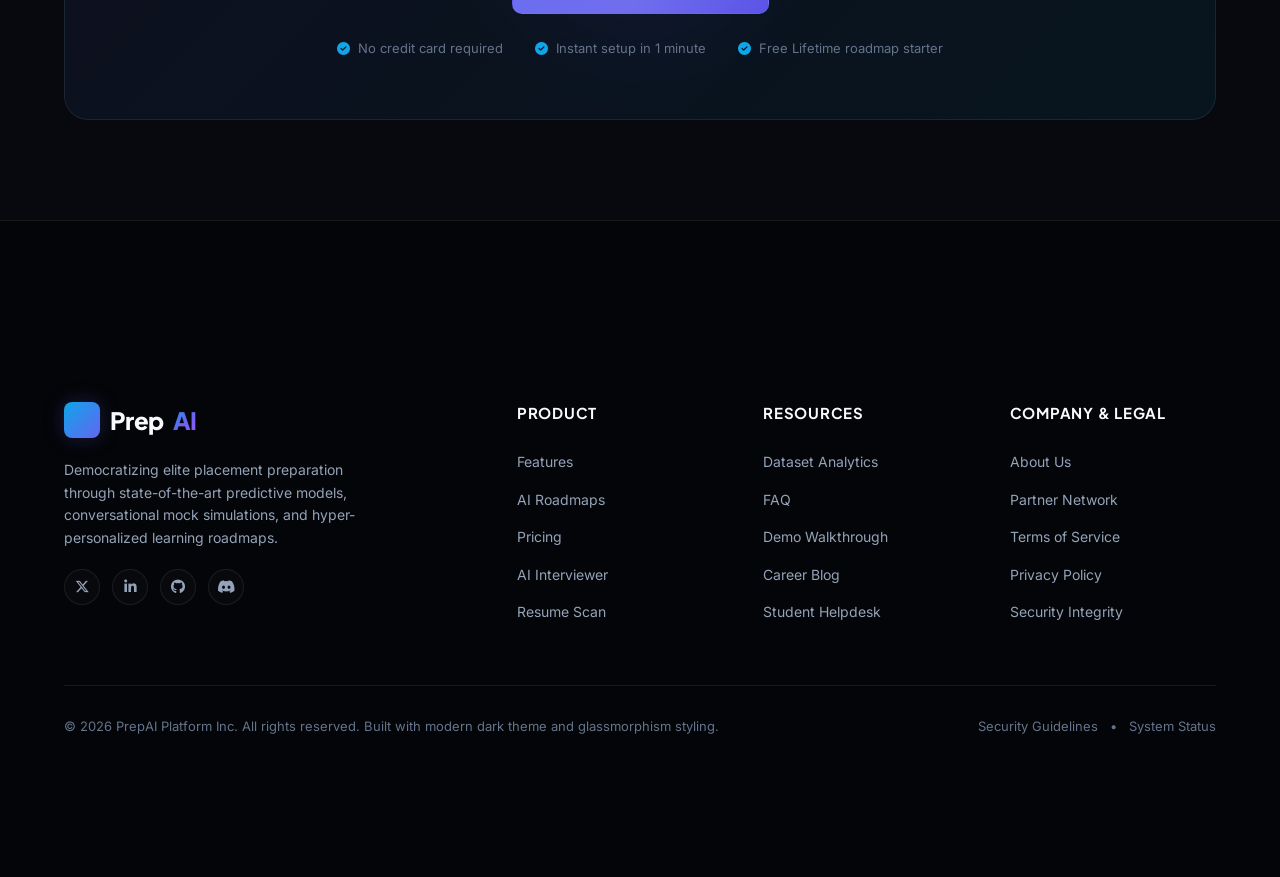
<file: main/index.html>
<!DOCTYPE html>
<html lang="en">
<head>
    <meta charset="UTF-8">
    <meta name="viewport" content="width=device-width, initial-scale=1.0">
    <title>PrepAI - AI Placement Preparation Platform</title>
    
    <link rel="preconnect" href="https://fonts.googleapis.com">
    <link rel="preconnect" href="https://fonts.gstatic.com" crossorigin>
    <link href="https://fonts.googleapis.com/css2?family=Inter:wght@300;400;500;600;700&family=Plus+Jakarta+Sans:wght@400;500;600;700;800&display=swap" rel="stylesheet">
    <!-- Font Awesome Icons -->
    <link rel="stylesheet" href="https://cdnjs.cloudflare.com/ajax/libs/font-awesome/6.4.0/css/all.min.css">
    <!-- Custom CSS -->
    <link rel="stylesheet" href="style.css">
</head>
<body>

    <!-- Background Decorative Elements -->
    <div class="bg-glow bg-glow-1"></div>
    <div class="bg-glow bg-glow-2"></div>
    <div class="bg-glow bg-glow-3"></div>
    <div class="grid-overlay"></div>

    <!-- Navigation Bar -->
    <header class="navbar">
        <div class="navbar-container">
            <a href="index.html" class="logo">
                <div class="logo-icon">
                    <i class="fa-solid fa-brain-circuit"></i>
                </div>
                <span>Prep</span><span class="gradient-text">AI</span>
            </a>
            
            <nav class="nav-menu" id="nav-menu">
                <ul class="nav-list">
                    <li class="nav-item"><a href="#features" class="nav-link">Features</a></li>
                    <li class="nav-item"><a href="#statistics" class="nav-link">Statistics</a></li>
                    <li class="nav-item"><a href="#testimonials" class="nav-link">Testimonials</a></li>
                    <li class="nav-item"><a href="#pricing" class="nav-link">Pricing</a></li>
                    <li class="nav-item"><a href="#faq" class="nav-link">FAQ</a></li>
                </ul>
            </nav>

            <div class="nav-actions">
                <a href="login/login.html" class="btn btn-secondary nav-login">Log In</a>
                <a href="signup.html" class="btn btn-primary nav-cta">Get Started <i class="fa-solid fa-arrow-right"></i></a>
                <button class="mobile-toggle" id="mobile-toggle" aria-label="Toggle navigation">
                    <i class="fa-solid fa-bars"></i>
                </button>
            </div>
        </div>
    </header>

    <!-- Hero Section -->
    <section class="hero-section" id="hero">
        <div class="hero-container">
            <div class="hero-badge animate-fade-in">
                <span class="badge-icon"><i class="fa-solid fa-sparkles"></i></span>
                <span class="badge-text">Next-Gen Placement Platform</span>
            </div>
            
            <h1 class="hero-title animate-fade-in-up">
                Accelerate Your Career with <br>
                <span class="gradient-text">AI-Powered</span> Placement Prep
            </h1>
            
            <p class="hero-subtitle animate-fade-in-up delay-1">
                Stop jumping between dozens of platforms. Get a hyper-personalized learning roadmap, 
                real-time AI resume ATS optimization, mock interviews, and automated predictive placement analytics.
            </p>
            
            <div class="hero-ctas animate-fade-in-up delay-2">
                <a href="https://copilot.microsoft.com/"
   target="_blank"
   class="btn btn-primary btn-lg glow-button">
    Launch AI Copilot
    <i class="fa-solid fa-bolt"></i>
</a>
                <a href="../learnmore.html" class="btn btn-secondary btn-lg"><i class="fa-solid fa-play"></i> Watch Demo</a>
            </div>

            <!-- Hero Visual (Interactive Glassmorphic Dashboard Preview) -->
            <div class="hero-visual-wrapper animate-fade-in-up delay-3">
                <div class="hero-visual">
                    <div class="dashboard-header">
                        <div class="window-dots">
                            <span class="dot dot-red"></span>
                            <span class="dot dot-yellow"></span>
                            <span class="dot dot-green"></span>
                        </div>
                        <div class="window-title">PrepAI Workspace - Copilot Dashboard</div>
                        <div class="window-status"><span class="pulse-indicator"></span> Live Analytics</div>
                    </div>
                    <div class="dashboard-content">
                        <!-- Left Sidebar / Stats Widget -->
                        <div class="dash-panel dash-left">
                            <div class="dash-card profile-card">
                                <div class="avatar-group">
                                    <div class="avatar-placeholder">
                                        <i class="fa-solid fa-user-tie"></i>
                                    </div>
                                    <div>
                                        <h4>Swathi</h4>
                                        <p>Software Engineer Path</p>
                                    </div>
                                </div>
                                <div class="readiness-meter">
                                    <div class="meter-info">
                                        <span>Placement Readiness</span>
                                        <span class="meter-val">87%</span>
                                    </div>
                                    <div class="meter-bar">
                                        <div class="meter-progress" style="width: 87%;"></div>
                                    </div>
                                </div>
                            </div>
                            
                            <div class="dash-card company-card">
                                <h5>Target Company Focus</h5>
                                <div class="company-logos">
                                    <div class="company-logo" title="Google"><i class="fa-brands fa-google"></i></div>
                                    <div class="company-logo" title="Microsoft"><i class="fa-brands fa-microsoft"></i></div>
                                    <div class="company-logo" title="Amazon"><i class="fa-brands fa-amazon"></i></div>
                                    <div class="company-logo" title="Meta"><i class="fa-brands fa-meta"></i></div>
                                </div>
                            </div>
                        </div>

                        <!-- Main Roadmap Progress Graph -->
                        <div class="dash-panel dash-center">
                            <div class="dash-card roadmap-progress">
                                <div class="card-header-flex">
                                    <h4>Your AI Roadmap Milestone</h4>
                                    <span class="badge-cyan">Active</span>
                                </div>
                                <div class="roadmap-steps">
                                    <div class="step completed">
                                        <div class="step-circle"><i class="fa-solid fa-check"></i></div>
                                        <div class="step-details">
                                            <h6>Data Structures</h6>
                                            <p>Trees & Graphs</p>
                                        </div>
                                    </div>
                                    <div class="step active">
                                        <div class="step-circle"><i class="fa-solid fa-spinner fa-spin"></i></div>
                                        <div class="step-details">
                                            <h6>System Design</h6>
                                            <p>Scalability & Caching</p>
                                        </div>
                                    </div>
                                    <div class="step locked">
                                        <div class="step-circle"><i class="fa-solid fa-lock"></i></div>
                                        <div class="step-details">
                                            <h6>AI Mock Interview</h6>
                                            <p>Full-Loop Simulation</p>
                                        </div>
                                    </div>
                                </div>
                            </div>
                        </div>

                        <!-- Right Insights Widget -->
                        <div class="dash-panel dash-right">
                            <div class="dash-card insights-card">
                                <h4>AI Copilot Insight</h4>
                                <div class="ai-chat-bubble">
                                    <i class="fa-solid fa-robot ai-avatar"></i>
                                    <p>"Your DSA efficiency is outstanding (92nd percentile). Focus on <strong>System Design</strong> patterns to raise your readiness for Tier-1 companies."</p>
                                </div>
                                <div class="resume-score-widget">
                                    <div class="score-circle">
                                        <svg viewBox="0 0 36 36" class="circular-chart">
                                            <path class="circle-bg" d="M18 2.0845 a 15.9155 15.9155 0 0 1 0 31.831 a 15.9155 15.9155 0 0 1 0 -31.831" />
                                            <path class="circle" stroke-dasharray="82, 100" d="M18 2.0845 a 15.9155 15.9155 0 0 1 0 31.831 a 15.9155 15.9155 0 0 1 0 -31.831" />
                                            <text x="18" y="20.35" class="percentage">82</text>
                                        </svg>
                                        <div class="score-label">ATS Score</div>
                                    </div>
                                    <div class="score-actions">
                                        <span class="score-status"><i class="fa-solid fa-circle-check text-green"></i> Optimised</span>
                                        <a href="#" class="btn-text">Review PDF <i class="fa-solid fa-angle-right"></i></a>
                                    </div>
                                </div>
                            </div>
                        </div>
                    </div>
                </div>
            </div>
        </div>
    </section>

    <!-- Coding Practice Section -->
    <section class="practice-section" id="practice">
        <div class="section-container">
            <div class="section-header scroll-trigger">
                <h2 class="section-title">Practice the Questions <span class="gradient-text">That Matter</span></h2>
                <p class="section-subtitle">
                    Search, filter, and drill into curated coding problems aligned with top companies and real interview patterns.
                </p>
            </div>

            <div class="practice-shell scroll-trigger">
                <div class="practice-toolbar">
                    <div class="search-box">
                        <i class="fa-solid fa-magnifying-glass"></i>
                        <input id="practice-search" type="search" placeholder="Search questions, topics, or companies" />
                    </div>

                    <div class="filter-group">
                        <div class="filter-label">Difficulty</div>
                        <div class="pill-group" data-filter-group="difficulty">
                            <button class="pill active" data-value="All">All</button>
                            <button class="pill" data-value="Easy">Easy</button>
                            <button class="pill" data-value="Medium">Medium</button>
                            <button class="pill" data-value="Hard">Hard</button>
                        </div>
                    </div>

                    <div class="filter-group">
                        <div class="filter-label">Topic</div>
                        <div class="pill-group" data-filter-group="topic">
                            <button class="pill active" data-value="All">All</button>
                            <button class="pill" data-value="Arrays">Arrays</button>
                            <button class="pill" data-value="Strings">Strings</button>
                            <button class="pill" data-value="Trees">Trees</button>
                            <button class="pill" data-value="Graphs">Graphs</button>
                            <button class="pill" data-value="DP">DP</button>
                        </div>
                    </div>

                    <div class="filter-group">
                        <div class="filter-label">Company</div>
                        <div class="pill-group" data-filter-group="company">
                            <button class="pill active" data-value="All">All</button>
                            <button class="pill" data-value="Amazon">Amazon</button>
                            <button class="pill" data-value="Google">Google</button>
                            <button class="pill" data-value="Microsoft">Microsoft</button>
                            <button class="pill" data-value="TCS">TCS</button>
                            <button class="pill" data-value="Infosys">Infosys</button>
                        </div>
                    </div>
                </div>

                <div class="practice-stats">
                    <span id="practice-count">0 questions</span>
                </div>

                <div class="practice-grid" id="practice-grid"></div>
            </div>
        </div>
    </section>

    <!-- Features Section -->
    <section class="features-section" id="features">
        <div class="section-container">
            <div class="section-header scroll-trigger">
                <h2 class="section-title">Engineered for Your <span class="gradient-text">Placement Victory</span></h2>
                <p class="section-subtitle">
                    Skip the generic advice. Leverage highly tailored AI tooling built specifically to align with current hiring trends.
                </p>
            </div>

            <div class="features-grid">
                <!-- Feature 1: Personalized Roadmaps -->
                <div class="feature-card scroll-trigger">
                    <div class="feature-icon glow-cyan">
                        <i class="fa-solid fa-route"></i>
                    </div>
                    <h3 class="feature-title">Dynamic AI Roadmaps</h3>
                    <p class="feature-text">
                        Get a continuously updated roadmap generated instantly based on your dream target companies, timeline, and current skill set.
                    </p>
                    <div class="feature-link-wrapper">
                        <a href="roadmap/roadmap.html" class="feature-link">Explore Roadmap Tool <i class="fa-solid fa-arrow-right"></i></a>
                    </div>
                </div>

                <!-- Feature 2: AI Resume Optimizer -->
                <div class="feature-card scroll-trigger">
                    <div class="feature-icon glow-purple">
                        <i class="fa-solid fa-file-invoice"></i>
                    </div>
                    <h3 class="feature-title">ATS Resume Optimizer</h3>
                    <p class="feature-text">
                        Upload your resume and get immediate feedback on key-word match, layout, formatting, and structural improvements tailored to job descriptions.
                    </p>
                    <div class="feature-link-wrapper">
                        <a href="#" class="feature-link">Scan Resume <i class="fa-solid fa-arrow-right"></i></a>
                    </div>
                </div>

                <!-- Feature 3: Simulated AI Interviews -->
                <div class="feature-card scroll-trigger">
                    <div class="feature-icon glow-blue">
                        <i class="fa-solid fa-microphone-lines"></i>
                    </div>
                    <h3 class="feature-title">Conversational Mock Mockups</h3>
                    <p class="feature-text">
                        Engage in fully interactive, real-time mock technical & behavioral interviews with speech analysis, pacing analytics, and code editor review.
                    </p>
                    <div class="feature-link-wrapper">
                        <a href="#" class="feature-link">Try Sample Mock <i class="fa-solid fa-arrow-right"></i></a>
                    </div>
                </div>

                <!-- Feature 4: Predictive Placement Analytics -->
                <div class="feature-card scroll-trigger">
                    <div class="feature-icon glow-pink">
                        <i class="fa-solid fa-chart-line"></i>
                    </div>
                    <h3 class="feature-title">Placement Probability Insights</h3>
                    <p class="feature-text">
                        Input your credentials, mock scores, and background to calculate your predictive success rate, with prescriptive feedback on where to double down.
                    </p>
                    <div class="feature-link-wrapper">
                        <a href="../placement.html" class="feature-link">Run Placement Predictor <i class="fa-solid fa-arrow-right"></i></a>
                    </div>
                </div>

                <!-- Feature 5: Daily Coding Arena -->
                <div class="feature-card scroll-trigger">
                    <div class="feature-icon glow-orange">
                        <i class="fa-solid fa-code"></i>
                    </div>
                    <h3 class="feature-title">Curated DSA Challenges</h3>
                    <p class="feature-text">
                        Receive daily handpicked programming puzzles matching your target company’s historic frequency matrix, complete with instant step-by-step video hints.
                    </p>
                    <div class="feature-link-wrapper">
                        <a href="dsaTracker/dsaTracker.html" class="feature-link">Open DSA Tracker <i class="fa-solid fa-arrow-right"></i></a>
                    </div>
                </div>

                <!-- Feature 6: Smart Study Notes -->
                <div class="feature-card scroll-trigger">
                    <div class="feature-icon glow-green">
                        <i class="fa-solid fa-book-open"></i>
                    </div>
                    <h3 class="feature-title">AI Knowledge Base</h3>
                    <p class="feature-text">
                        Search and learn with compressed cheat sheets, revision materials, and detailed summaries created automatically based on your weaker subtopics.
                    </p>
                    <div class="feature-link-wrapper">
                        <a href="#" class="feature-link">Access Cheat Sheets <i class="fa-solid fa-arrow-right"></i></a>
                    </div>
                </div>
            </div>
        </div>
    </section>

    <!-- Statistics Section -->
    <section class="statistics-section" id="statistics">
        <div class="section-container">
            <div class="statistics-wrapper scroll-trigger">
                <div class="section-header text-center">
                    <h2 class="section-title">The Numbers Behind the <span class="gradient-text">Success</span></h2>
                    <p class="section-subtitle">Empowering ambitious students to land highly sought-after industry roles.</p>
                </div>
                
                <div class="stats-grid">
                    <div class="stat-item">
                        <div class="stat-number gradient-text" data-target="95" data-suffix="%" data-final="95%">95%</div>
                        <div class="stat-label">Placement Success Rate</div>
                    </div>
                    <div class="stat-item">
                        <div class="stat-number gradient-text" data-target="10" data-suffix="k+" data-final="10k+">10k+</div>
                        <div class="stat-label">Active Platform Users</div>
                    </div>
                    <div class="stat-item">
                        <div class="stat-number gradient-text" data-target="5" data-suffix="M+" data-final="5M+">5M+</div>
                        <div class="stat-label">Coding Challenges Solved</div>
                    </div>
                    <div class="stat-item">
                        <div class="stat-number gradient-text" data-target="18" data-suffix=" LPA" data-final="18 LPA">18 LPA</div>
                        <div class="stat-label">Average Placement Package</div>
                    </div>
                </div>
            </div>
        </div>
    </section>

    <!-- Testimonials Section -->
    <section class="testimonials-section" id="testimonials">
        <div class="section-container">
            <div class="section-header scroll-trigger">
                <h2 class="section-title">Alumni Success Stories</h2>
                <p class="section-subtitle">See how PrepAI guided these students from mock interviews to real-world corporate offers.</p>
            </div>

            <div class="testimonials-grid">
                <!-- Testimonial 1 -->
                <div class="testimonial-card scroll-trigger">
                    <div class="stars">
                        <i class="fa-solid fa-star"></i>
                        <i class="fa-solid fa-star"></i>
                        <i class="fa-solid fa-star"></i>
                        <i class="fa-solid fa-star"></i>
                        <i class="fa-solid fa-star"></i>
                    </div>
                    <p class="testimonial-quote">
                        "The simulated AI technical interview saved me. It gave me the exact style of real-time feedback on pacing and formatting that helped me crush my final technical round at Google!"
                    </p>
                    <div class="testimonial-user">
                        <div class="user-avatar user-1"></div>
                        <div class="user-info">
                            <h4>Rohan Malhotra</h4>
                            <p>Software Engineer @ Google</p>
                        </div>
                    </div>
                </div>

                <!-- Testimonial 2 -->
                <div class="testimonial-card scroll-trigger">
                    <div class="stars">
                        <i class="fa-solid fa-star"></i>
                        <i class="fa-solid fa-star"></i>
                        <i class="fa-solid fa-star"></i>
                        <i class="fa-solid fa-star"></i>
                        <i class="fa-solid fa-star"></i>
                    </div>
                    <p class="testimonial-quote">
                        "I raised my ATS score from 58% to 85% in under an hour using PrepAI's resume optimizer. It pointed out critical keyword gaps that landed me interview callbacks at Microsoft and Uber."
                    </p>
                    <div class="testimonial-user">
                        <div class="user-avatar user-2"></div>
                        <div class="user-info">
                            <h4>Sneha Kapoor</h4>
                            <p>SWE Intern @ Microsoft</p>
                        </div>
                    </div>
                </div>

                <!-- Testimonial 3 -->
                <div class="testimonial-card scroll-trigger">
                    <div class="stars">
                        <i class="fa-solid fa-star"></i>
                        <i class="fa-solid fa-star"></i>
                        <i class="fa-solid fa-star"></i>
                        <i class="fa-solid fa-star"></i>
                        <i class="fa-solid fa-star"></i>
                    </div>
                    <p class="testimonial-quote">
                        "The dynamic company roadmaps are sheer genius. Instead of wasting weeks reading irrelevant DSA materials, PrepAI showed me exactly which patterns Amazon prioritizes. 10/10!"
                    </p>
                    <div class="testimonial-user">
                        <div class="user-avatar user-3"></div>
                        <div class="user-info">
                            <h4>Aarav Mehta</h4>
                            <p>SDE-1 @ Amazon</p>
                        </div>
                    </div>
                </div>
            </div>
        </div>
    </section>

    <!-- Pricing Section -->
    <section class="pricing-section" id="pricing">
        <div class="section-container">
            <div class="section-header scroll-trigger">
                <h2 class="section-title">Simple, Transparent <span class="gradient-text">Pricing</span></h2>
                <p class="section-subtitle">Start preparing for free or unlock unlimited AI-driven capabilities to supercharge your hiring outcomes.</p>
            </div>

            <div class="pricing-grid">
                <!-- Basic Plan -->
                <div class="pricing-card scroll-trigger">
                    <div class="pricing-header">
                        <h3>Starter</h3>
                        <p class="price-desc">Perfect for exploring the platform features.</p>
                        <div class="price-value">$0<span>/lifetime</span></div>
                    </div>
                    <ul class="pricing-features">
                        <li><i class="fa-solid fa-circle-check text-green"></i> Basic DSA Learning Path</li>
                        <li><i class="fa-solid fa-circle-check text-green"></i> 2 AI Resume Scans / month</li>
                        <li><i class="fa-solid fa-circle-check text-green"></i> Daily Coding Challenges</li>
                        <li class="disabled"><i class="fa-solid fa-circle-xmark text-red"></i> Live AI Mock Interviews</li>
                        <li class="disabled"><i class="fa-solid fa-circle-xmark text-red"></i> Placement Predictive Analytics</li>
                        <li class="disabled"><i class="fa-solid fa-circle-xmark text-red"></i> 24/7 Dedicated Mentorship Channel</li>
                    </ul>
                    <div class="pricing-footer">
                        <a href="signup.html" class="btn btn-outline btn-full">Start Free Trial</a>
                    </div>
                </div>

                <!-- Pro Plan (Popular Choice) -->
                <div class="pricing-card popular scroll-trigger">
                    <div class="popular-ribbon">Most Popular</div>
                    <div class="pricing-header">
                        <h3>PrepAI Pro</h3>
                        <p class="price-desc">Complete AI toolkit for targeted job readiness.</p>
                        <div class="price-value">$19<span>/month</span></div>
                    </div>
                    <ul class="pricing-features">
                        <li><i class="fa-solid fa-circle-check text-green"></i> Unlimited Personalized Roadmaps</li>
                        <li><i class="fa-solid fa-circle-check text-green"></i> Unlimited ATS Resume Scans</li>
                        <li><i class="fa-solid fa-circle-check text-green"></i> 10 AI Mock Interviews / month</li>
                        <li><i class="fa-solid fa-circle-check text-green"></i> Full Predictive Placement Analytics</li>
                        <li><i class="fa-solid fa-circle-check text-green"></i> Company-Specific Prep Kits</li>
                        <li class="disabled"><i class="fa-solid fa-circle-xmark text-red"></i> 1-on-1 Human Mock Review</li>
                    </ul>
                    <div class="pricing-footer">
                        <a href="signup.html" class="btn btn-primary btn-full glow-button">Upgrade to Pro <i class="fa-solid fa-sparkles"></i></a>
                    </div>
                </div>

                <!-- Ultimate Plan -->
                <div class="pricing-card scroll-trigger">
                    <div class="pricing-header">
                        <h3>Elite Placement</h3>
                        <p class="price-desc">For high-tier role pursuits with human mentor oversight.</p>
                        <div class="price-value">$49<span>/month</span></div>
                    </div>
                    <ul class="pricing-features">
                        <li><i class="fa-solid fa-circle-check text-green"></i> Everything in Pro Plan</li>
                        <li><i class="fa-solid fa-circle-check text-green"></i> Unlimited AI Mock Interviews</li>
                        <li><i class="fa-solid fa-circle-check text-green"></i> 2 Monthly Human-Expert Mock Reviews</li>
                        <li><i class="fa-solid fa-circle-check text-green"></i> Resume Revision by Recruiters</li>
                        <li><i class="fa-solid fa-circle-check text-green"></i> Referral opportunities in partner network</li>
                        <li><i class="fa-solid fa-circle-check text-green"></i> 24/7 Dedicated Priority Chat Support</li>
                    </ul>
                    <div class="pricing-footer">
                        <a href="signup.html" class="btn btn-outline btn-full">Join Elite Group</a>
                    </div>
                </div>
            </div>
        </div>
    </section>

    <!-- FAQ Section -->
    <section class="faq-section" id="faq">
        <div class="section-container">
            <div class="section-header scroll-trigger">
                <h2 class="section-title">Frequently Asked Questions</h2>
                <p class="section-subtitle">Everything you need to know about PrepAI capabilities and pricing models.</p>
            </div>

            <div class="faq-wrapper">
                <div class="faq-item scroll-trigger">
                    <button class="faq-question">
                        <span>How does the AI Resume Optimizer assess ATS compatability?</span>
                        <i class="fa-solid fa-plus faq-icon"></i>
                    </button>
                    <div class="faq-answer">
                        <p>Our ATS (Applicant Tracking System) optimizer matches your resume text structure and technical keywords against thousands of verified job descriptions across tech and non-tech industries. It scores layout readability, detects broken tables or unparseable formats, and flags keyword voids that might prevent human screeners from seeing your file.</p>
                    </div>
                </div>

                <div class="faq-item scroll-trigger">
                    <button class="faq-question">
                        <span>What happens during a simulated AI mock interview?</span>
                        <i class="fa-solid fa-plus faq-icon"></i>
                    </button>
                    <div class="faq-answer">
                        <p>The mock interview mimics real video-conferencing setups. Our conversational model asks technical, system design, or behavior-based questions. The interface records speech patterns to evaluate vocal speed, clarity, and keyword precision while offering a rich code-editor canvas to score real-time problem-solving approach and complexity optimization.</p>
                    </div>
                </div>

                <div class="faq-item scroll-trigger">
                    <button class="faq-question">
                        <span>Can I cancel or change my plan anytime?</span>
                        <i class="fa-solid fa-plus faq-icon"></i>
                    </button>
                    <div class="faq-answer">
                        <p>Yes, absolutely. You can easily upgrade, downgrade, or cancel your Pro or Elite subscription plan directly from your accounts billing dashboard at any time. If you cancel, your premium features will remain completely active until your billing cycle ends.</p>
                    </div>
                </div>

                <div class="faq-item scroll-trigger">
                    <button class="faq-question">
                        <span>How accurate are the Placement Predictive Analytics?</span>
                        <i class="fa-solid fa-plus faq-icon"></i>
                    </button>
                    <div class="faq-answer">
                        <p>Our predictive metrics are backed by anonymized placement results from tens of thousands of platform alumni and historical company cutoffs. By analyzing academic indicators, platform-tracked DSA speed, mock interview performance, and project richness, PrepAI generates realistic readiness metrics, though actual hiring events depend on external interview conditions.</p>
                    </div>
                </div>
            </div>
        </div>
    </section>

    <!-- Pre-Footer Call To Action Section -->
    <section class="cta-section">
        <div class="section-container">
            <div class="cta-wrapper scroll-trigger">
                <div class="cta-inner">
                    <h2 class="cta-title">Ready to Stand Out in the Hiring Pipeline?</h2>
                    <p class="cta-subtitle">Empower your coding skills and resume readiness. Get hired by premium global companies in less than 3 months.</p>
                    <div class="cta-actions">
                        <a href="signup.html" class="btn btn-primary btn-lg glow-button">Start Preparing For Free <i class="fa-solid fa-sparkles"></i></a>
                    </div>
                    <div class="cta-footer-info">
                        <span><i class="fa-solid fa-circle-check text-cyan"></i> No credit card required</span>
                        <span><i class="fa-solid fa-circle-check text-cyan"></i> Instant setup in 1 minute</span>
                        <span><i class="fa-solid fa-circle-check text-cyan"></i> Free Lifetime roadmap starter</span>
                    </div>
                </div>
            </div>
        </div>
    </section>

    <!-- Footer Section -->
    <footer class="footer">
        <div class="section-container">
            <div class="footer-grid">
                <!-- Footer About Column -->
                <div class="footer-col footer-about">
                    <a href="#" class="footer-logo">
                        <div class="logo-icon"><i class="fa-solid fa-brain-circuit"></i></div>
                        <span>Prep</span><span class="gradient-text">AI</span>
                    </a>
                    <p class="footer-desc">
                        Democratizing elite placement preparation through state-of-the-art predictive models, conversational mock simulations, and hyper-personalized learning roadmaps.
                    </p>
                    <div class="social-links">
                        <a href="#" class="social-link" aria-label="Twitter"><i class="fa-brands fa-x-twitter"></i></a>
                        <a href="#" class="social-link" aria-label="LinkedIn"><i class="fa-brands fa-linkedin-in"></i></a>
                        <a href="#" class="social-link" aria-label="GitHub"><i class="fa-brands fa-github"></i></a>
                        <a href="#" class="social-link" aria-label="Discord"><i class="fa-brands fa-discord"></i></a>
                    </div>
                </div>

                <!-- Footer Column 1: Product -->
                <div class="footer-col">
                    <h4>Product</h4>
                    <ul class="footer-links">
                        <li><a href="#features">Features</a></li>
                        <li><a href="roadmap/roadmap.html">AI Roadmaps</a></li>
                        <li><a href="#pricing">Pricing</a></li>
                        <li><a href="#">AI Interviewer</a></li>
                        <li><a href="#">Resume Scan</a></li>
                    </ul>
                </div>

                <!-- Footer Column 2: Resources -->
                <div class="footer-col">
                    <h4>Resources</h4>
                    <ul class="footer-links">
                        <li><a href="datainsights/datasetInsights.html">Dataset Analytics</a></li>
                        <li><a href="#faq">FAQ</a></li>
                        <li><a href="../learnmore.html">Demo Walkthrough</a></li>
                        <li><a href="#">Career Blog</a></li>
                        <li><a href="#">Student Helpdesk</a></li>
                    </ul>
                </div>

                <!-- Footer Column 3: Legal -->
                <div class="footer-col">
                    <h4>Company & Legal</h4>
                    <ul class="footer-links">
                        <li><a href="#">About Us</a></li>
                        <li><a href="#">Partner Network</a></li>
                        <li><a href="#">Terms of Service</a></li>
                        <li><a href="#">Privacy Policy</a></li>
                        <li><a href="#">Security Integrity</a></li>
                    </ul>
                </div>
            </div>

            <div class="footer-bottom">
                <p>&copy; 2026 PrepAI Platform Inc. All rights reserved. Built with modern dark theme and glassmorphism styling.</p>
                <div class="footer-bottom-links">
                    <a href="#">Security Guidelines</a>
                    <span>&bull;</span>
                    <a href="#">System Status</a>
                </div>
            </div>
        </div>
    </footer>

    <!-- Custom JS -->
    <script src="./js/main.js"></script>
</body>
</html>
</file>
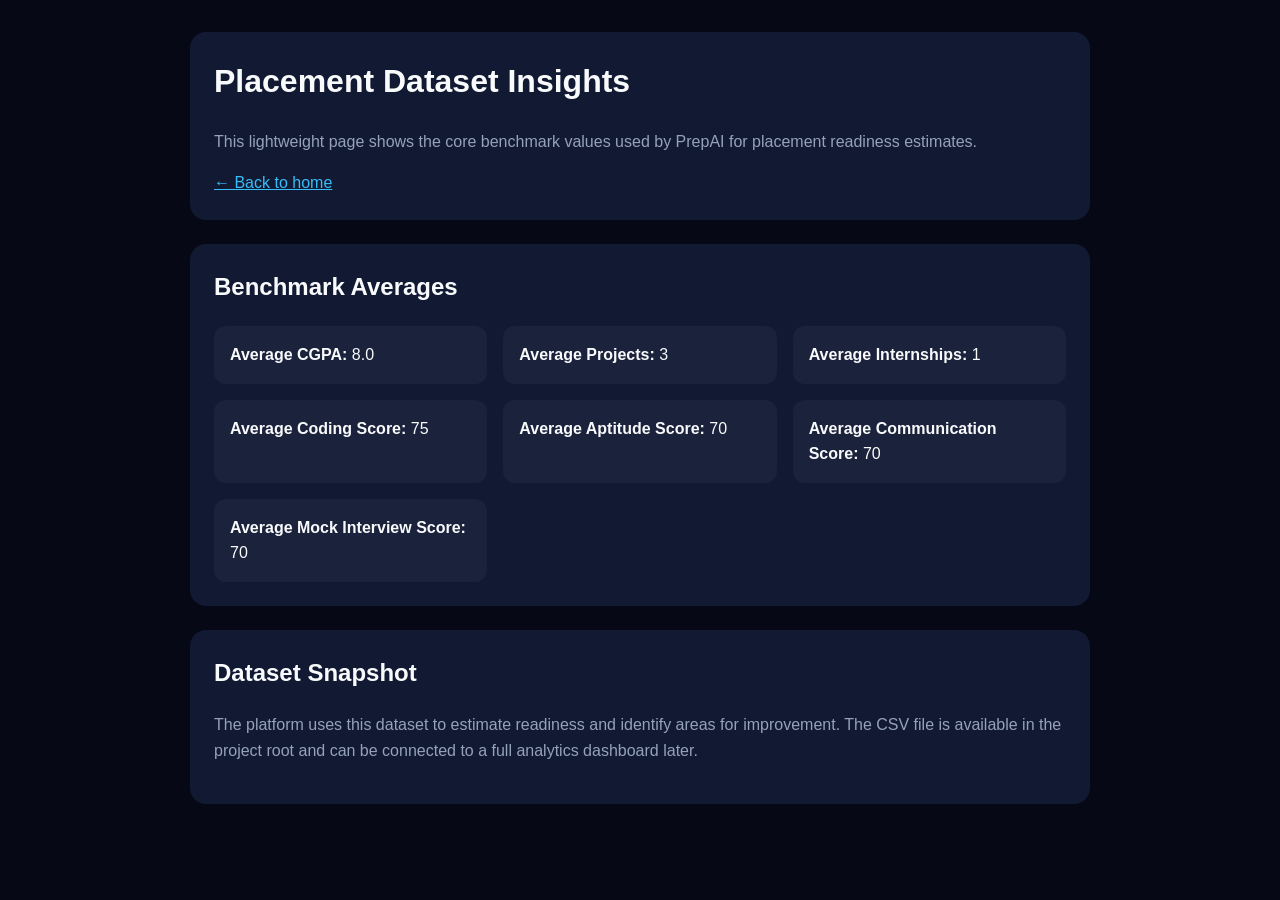
<file: datasetInsights.html>
<!DOCTYPE html>
<html lang="en">
<head>
  <meta charset="UTF-8" />
  <meta name="viewport" content="width=device-width, initial-scale=1.0" />
  <title>PrepAI Dataset Insights</title>
  <style>
    :root {
      color-scheme: dark;
      --bg: #060816;
      --card: #121933;
      --text: #f8fafc;
      --muted: #94a3b8;
      --accent: #38bdf8;
    }
    * { box-sizing: border-box; }
    body {
      margin: 0;
      font-family: Arial, sans-serif;
      background: var(--bg);
      color: var(--text);
      line-height: 1.6;
      padding: 2rem;
    }
    .container { max-width: 900px; margin: 0 auto; }
    .card { background: var(--card); padding: 1.5rem; border-radius: 16px; margin-bottom: 1.5rem; }
    h1, h2 { margin-top: 0; }
    p { color: var(--muted); }
    .grid { display: grid; grid-template-columns: repeat(auto-fit, minmax(220px, 1fr)); gap: 1rem; }
    .stat { background: rgba(255,255,255,0.04); padding: 1rem; border-radius: 12px; }
    a { color: var(--accent); }
  </style>
</head>
<body>
  <div class="container">
    <div class="card">
      <h1>Placement Dataset Insights</h1>
      <p>This lightweight page shows the core benchmark values used by PrepAI for placement readiness estimates.</p>
      <a href="../index.html">← Back to home</a>
    </div>

    <div class="card">
      <h2>Benchmark Averages</h2>
      <div class="grid">
        <div class="stat"><strong>Average CGPA:</strong> 8.0</div>
        <div class="stat"><strong>Average Projects:</strong> 3</div>
        <div class="stat"><strong>Average Internships:</strong> 1</div>
        <div class="stat"><strong>Average Coding Score:</strong> 75</div>
        <div class="stat"><strong>Average Aptitude Score:</strong> 70</div>
        <div class="stat"><strong>Average Communication Score:</strong> 70</div>
        <div class="stat"><strong>Average Mock Interview Score:</strong> 70</div>
      </div>
    </div>

    <div class="card">
      <h2>Dataset Snapshot</h2>
      <p>The platform uses this dataset to estimate readiness and identify areas for improvement. The CSV file is available in the project root and can be connected to a full analytics dashboard later.</p>
    </div>
  </div>
</body>
</html>
</file>
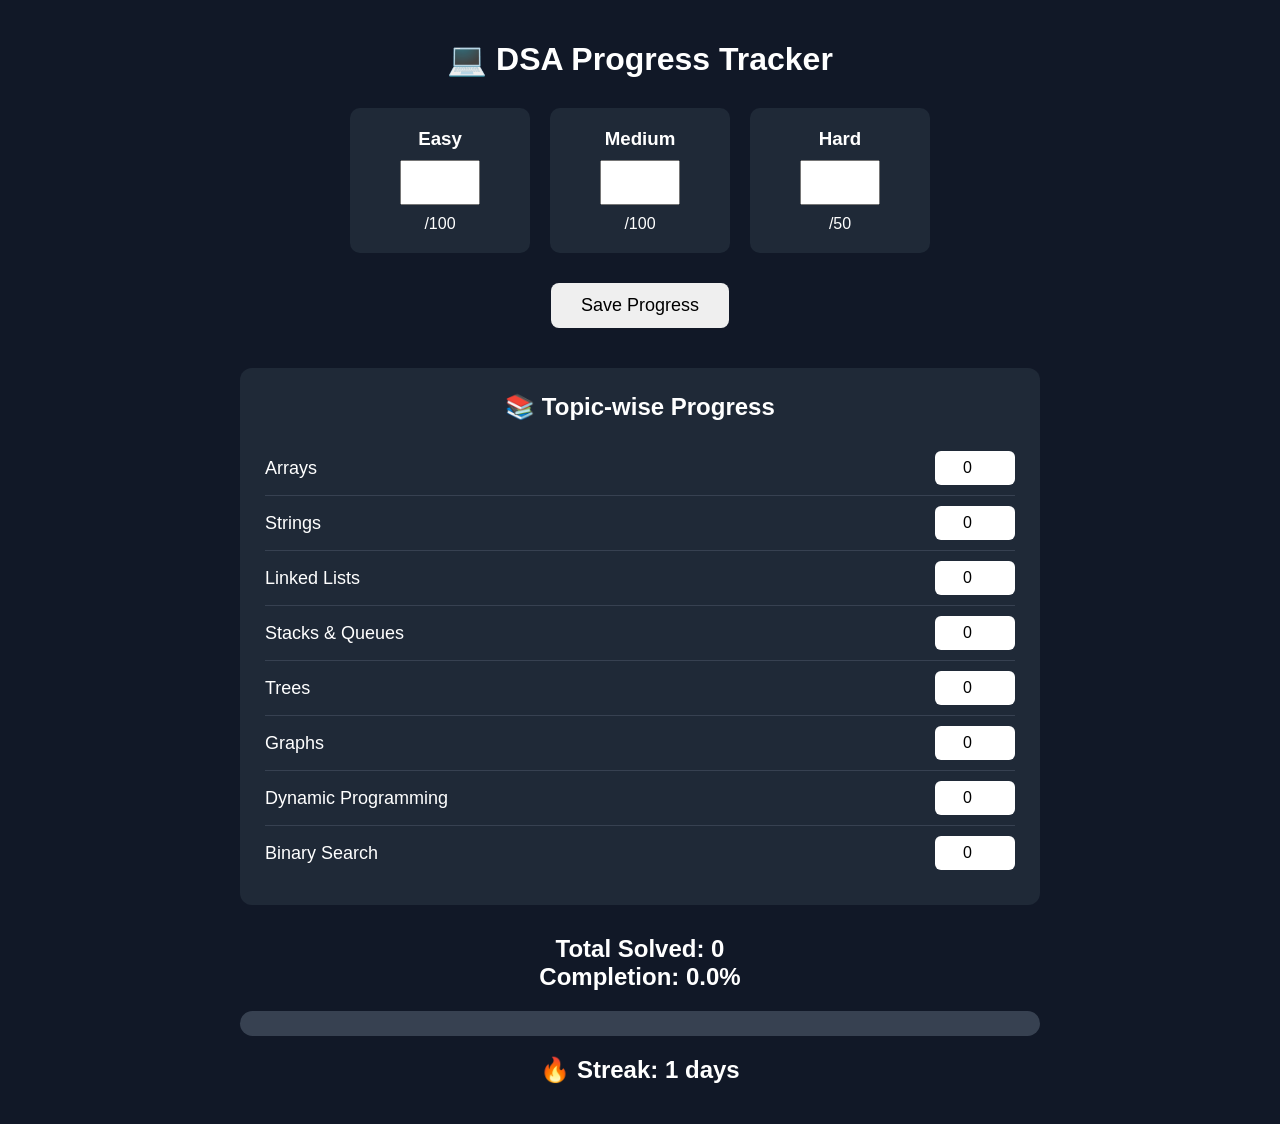
<file: dsaTracker.html>
<!DOCTYPE html>
<html lang="en">
<head>
    <meta charset="UTF-8">
    <meta name="viewport" content="width=device-width, initial-scale=1.0">
    <title>PrepAI - DSA Tracker</title>
    <link rel="stylesheet" href="dsaTracker.css">
</head>
<body>

    <div class="container">
        <h1>💻 DSA Progress Tracker</h1>

        <div class="stats">
            <div class="card">
                <h3>Easy</h3>
                <input type="number" id="easy" min="0" max="100">
                <p>/100</p>
            </div>

            <div class="card">
                <h3>Medium</h3>
                <input type="number" id="medium" min="0" max="100">
                <p>/100</p>
            </div>

            <div class="card">
                <h3>Hard</h3>
                <input type="number" id="hard" min="0" max="50">
                <p>/50</p>
            </div>
        </div>

        <button id="saveBtn">Save Progress</button>

        <div class="topic-section">
            <h2>📚 Topic-wise Progress</h2>

            <div class="topic">
                <label for="arrays">Arrays</label>
                <input type="number" id="arrays" min="0" value="0">
            </div>

            <div class="topic">
                <label for="strings">Strings</label>
                <input type="number" id="strings" min="0" value="0">
            </div>

            <div class="topic">
                <label for="linkedlist">Linked Lists</label>
                <input type="number" id="linkedlist" min="0" value="0">
            </div>

            <div class="topic">
                <label for="stack">Stacks & Queues</label>
                <input type="number" id="stack" min="0" value="0">
            </div>

            <div class="topic">
                <label for="trees">Trees</label>
                <input type="number" id="trees" min="0" value="0">
            </div>

            <div class="topic">
                <label for="graphs">Graphs</label>
                <input type="number" id="graphs" min="0" value="0">
            </div>

            <div class="topic">
                <label for="dp">Dynamic Programming</label>
                <input type="number" id="dp" min="0" value="0">
            </div>

            <div class="topic">
                <label for="bs">Binary Search</label>
                <input type="number" id="bs" min="0" value="0">
            </div>
        </div>

        <div class="summary">
            <h2>Total Solved: <span id="total">0</span></h2>
            <h2>Completion: <span id="percent">0</span>%</h2>

            <div class="progress-bar">
                <div class="progress" id="progress"></div>
            </div>

            <h2>🔥 Streak: <span id="streak">1</span> days</h2>
        </div>
    </div>

    <script src="dsaTracker.js"></script>
</body>
</html>
</file>
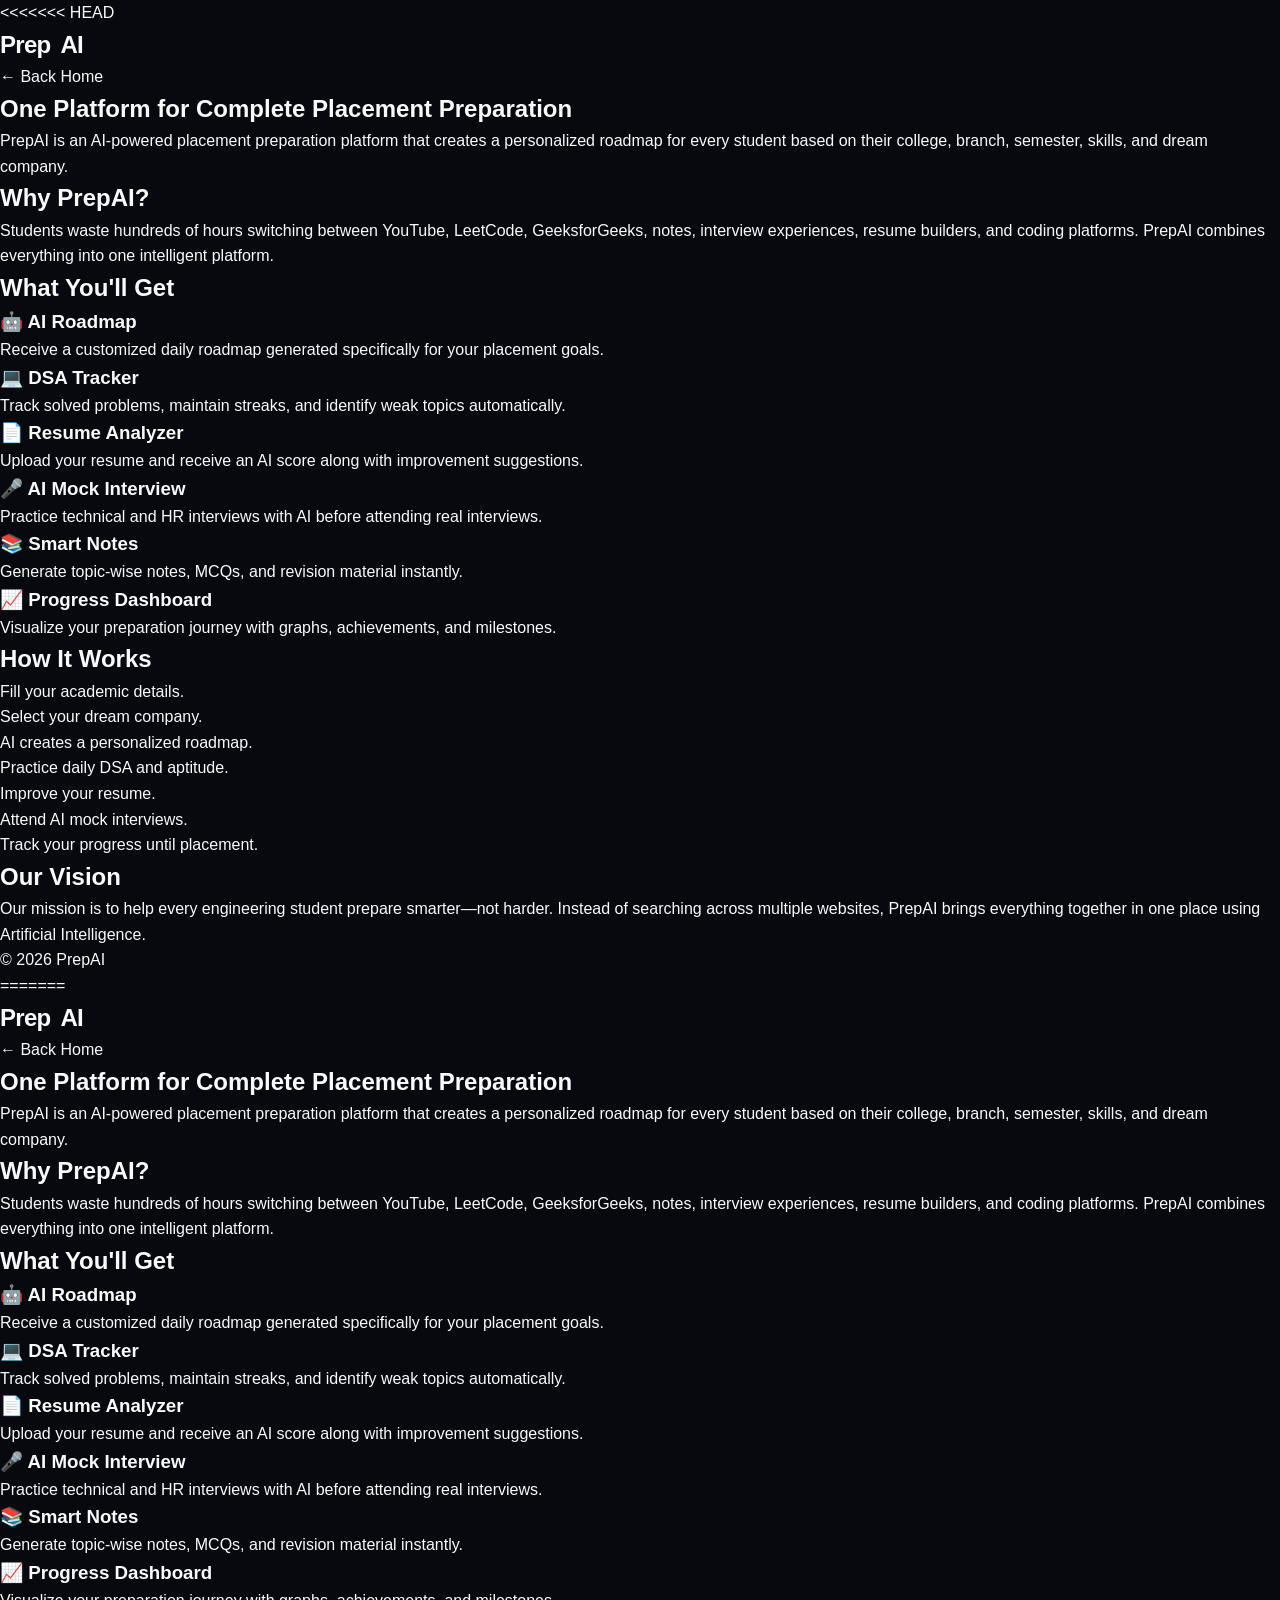
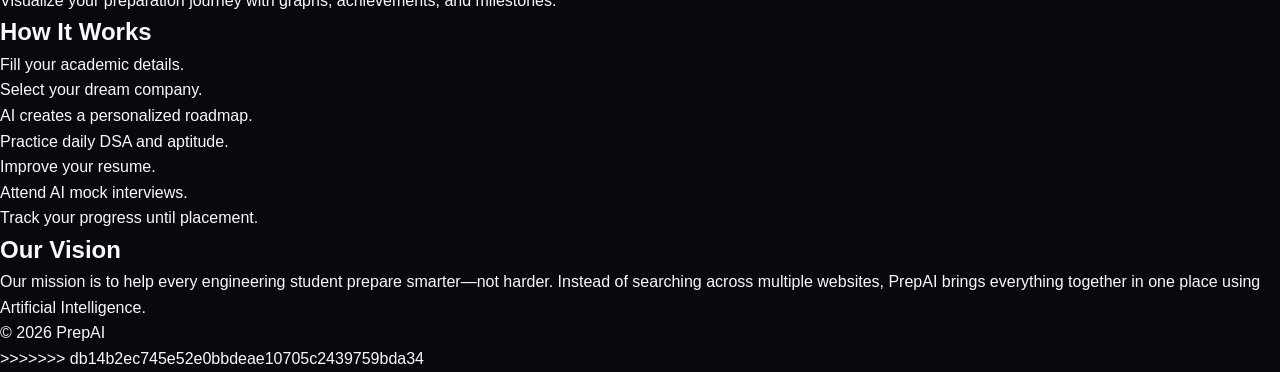
<file: learnmore.html>
<<<<<<< HEAD
<!DOCTYPE html>
<html lang="en">
<head>
    <meta charset="UTF-8">
    <meta name="viewport" content="width=device-width, initial-scale=1.0">
    <title>About PrepAI</title>
    <link rel="stylesheet" href="style.css">
</head>

<body>

<header>

    <div class="logo">
        Prep<span>AI</span>
    </div>

    <a href="index.html" class="back-btn">
        ← Back Home
    </a>

</header>

<section class="hero">

    <h1>One Platform for Complete Placement Preparation</h1>

    <p>
        PrepAI is an AI-powered placement preparation platform that
        creates a personalized roadmap for every student based on
        their college, branch, semester, skills, and dream company.
    </p>

</section>

<section class="about">

<h2>Why PrepAI?</h2>

<p>

Students waste hundreds of hours switching between YouTube,
LeetCode, GeeksforGeeks, notes, interview experiences,
resume builders, and coding platforms.

PrepAI combines everything into one intelligent platform.

</p>

</section>

<section class="features">

<h2>What You'll Get</h2>

<div class="cards">

<div class="card">
<h3>🤖 AI Roadmap</h3>
<p>
Receive a customized daily roadmap generated specifically
for your placement goals.
</p>
</div>

<div class="card">
<h3>💻 DSA Tracker</h3>
<p>
Track solved problems, maintain streaks,
and identify weak topics automatically.
</p>
</div>

<div class="card">
<h3>📄 Resume Analyzer</h3>
<p>
Upload your resume and receive an AI score
along with improvement suggestions.
</p>
</div>

<div class="card">
<h3>🎤 AI Mock Interview</h3>
<p>
Practice technical and HR interviews with AI
before attending real interviews.
</p>
</div>

<div class="card">
<h3>📚 Smart Notes</h3>
<p>
Generate topic-wise notes, MCQs,
and revision material instantly.
</p>
</div>

<div class="card">
<h3>📈 Progress Dashboard</h3>
<p>
Visualize your preparation journey
with graphs, achievements, and milestones.
</p>
</div>

</div>

</section>

<section class="workflow">

<h2>How It Works</h2>

<ol>

<li>Fill your academic details.</li>

<li>Select your dream company.</li>

<li>AI creates a personalized roadmap.</li>

<li>Practice daily DSA and aptitude.</li>

<li>Improve your resume.</li>

<li>Attend AI mock interviews.</li>

<li>Track your progress until placement.</li>

</ol>

</section>

<section class="vision">

<h2>Our Vision</h2>

<p>

Our mission is to help every engineering student prepare
smarter—not harder.

Instead of searching across multiple websites,
PrepAI brings everything together in one place using Artificial Intelligence.

</p>

</section>

<footer>

<p>

© 2026 PrepAI

</p>

</footer>

</body>
=======
<!DOCTYPE html>
<html lang="en">
<head>
    <meta charset="UTF-8">
    <meta name="viewport" content="width=device-width, initial-scale=1.0">
    <title>About PrepAI</title>
    <link rel="stylesheet" href="style.css">
</head>

<body>

<header>

    <div class="logo">
        Prep<span>AI</span>
    </div>

    <a href="index.html" class="back-btn">
        ← Back Home
    </a>

</header>

<section class="hero">

    <h1>One Platform for Complete Placement Preparation</h1>

    <p>
        PrepAI is an AI-powered placement preparation platform that
        creates a personalized roadmap for every student based on
        their college, branch, semester, skills, and dream company.
    </p>

</section>

<section class="about">

<h2>Why PrepAI?</h2>

<p>

Students waste hundreds of hours switching between YouTube,
LeetCode, GeeksforGeeks, notes, interview experiences,
resume builders, and coding platforms.

PrepAI combines everything into one intelligent platform.

</p>

</section>

<section class="features">

<h2>What You'll Get</h2>

<div class="cards">

<div class="card">
<h3>🤖 AI Roadmap</h3>
<p>
Receive a customized daily roadmap generated specifically
for your placement goals.
</p>
</div>

<div class="card">
<h3>💻 DSA Tracker</h3>
<p>
Track solved problems, maintain streaks,
and identify weak topics automatically.
</p>
</div>

<div class="card">
<h3>📄 Resume Analyzer</h3>
<p>
Upload your resume and receive an AI score
along with improvement suggestions.
</p>
</div>

<div class="card">
<h3>🎤 AI Mock Interview</h3>
<p>
Practice technical and HR interviews with AI
before attending real interviews.
</p>
</div>

<div class="card">
<h3>📚 Smart Notes</h3>
<p>
Generate topic-wise notes, MCQs,
and revision material instantly.
</p>
</div>

<div class="card">
<h3>📈 Progress Dashboard</h3>
<p>
Visualize your preparation journey
with graphs, achievements, and milestones.
</p>
</div>

</div>

</section>

<section class="workflow">

<h2>How It Works</h2>

<ol>

<li>Fill your academic details.</li>

<li>Select your dream company.</li>

<li>AI creates a personalized roadmap.</li>

<li>Practice daily DSA and aptitude.</li>

<li>Improve your resume.</li>

<li>Attend AI mock interviews.</li>

<li>Track your progress until placement.</li>

</ol>

</section>

<section class="vision">

<h2>Our Vision</h2>

<p>

Our mission is to help every engineering student prepare
smarter—not harder.

Instead of searching across multiple websites,
PrepAI brings everything together in one place using Artificial Intelligence.

</p>

</section>

<footer>

<p>

© 2026 PrepAI

</p>

</footer>

</body>
>>>>>>> db14b2ec745e52e0bbdeae10705c2439759bda34
</html>
</file>
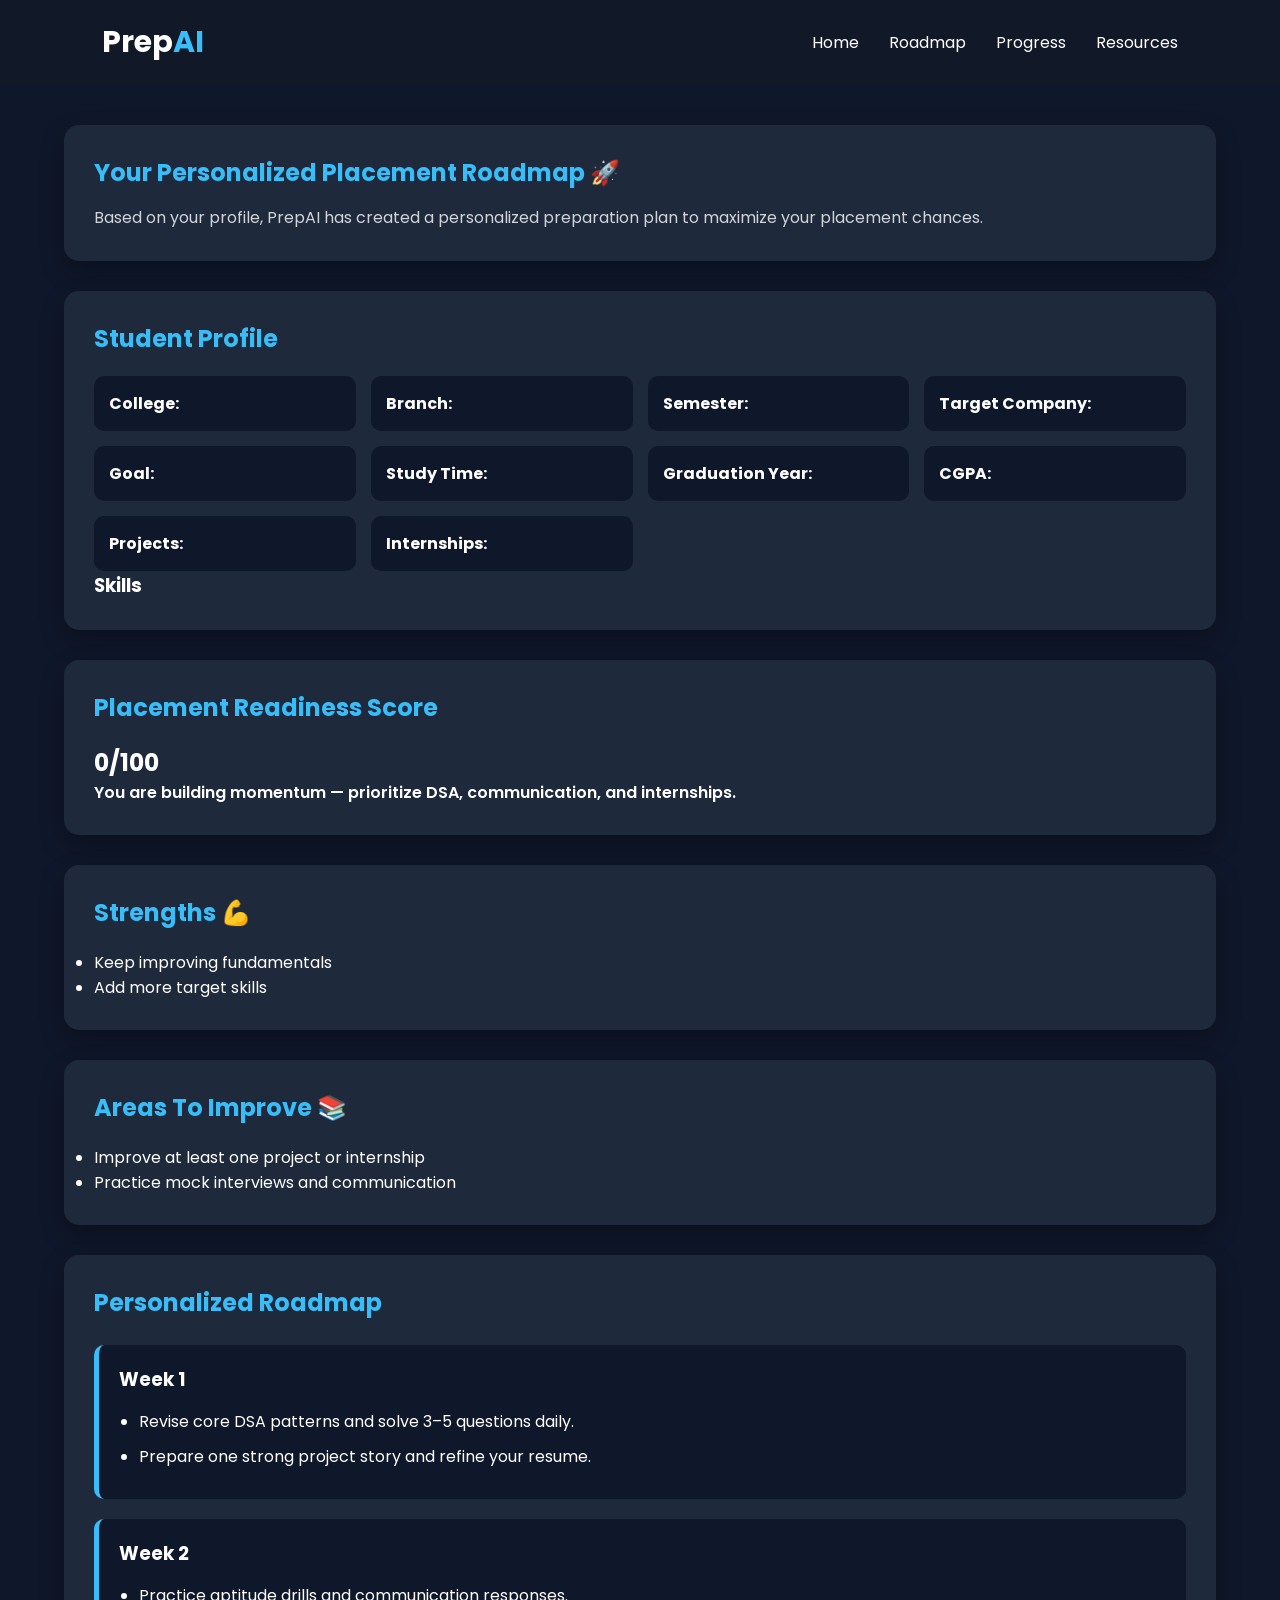
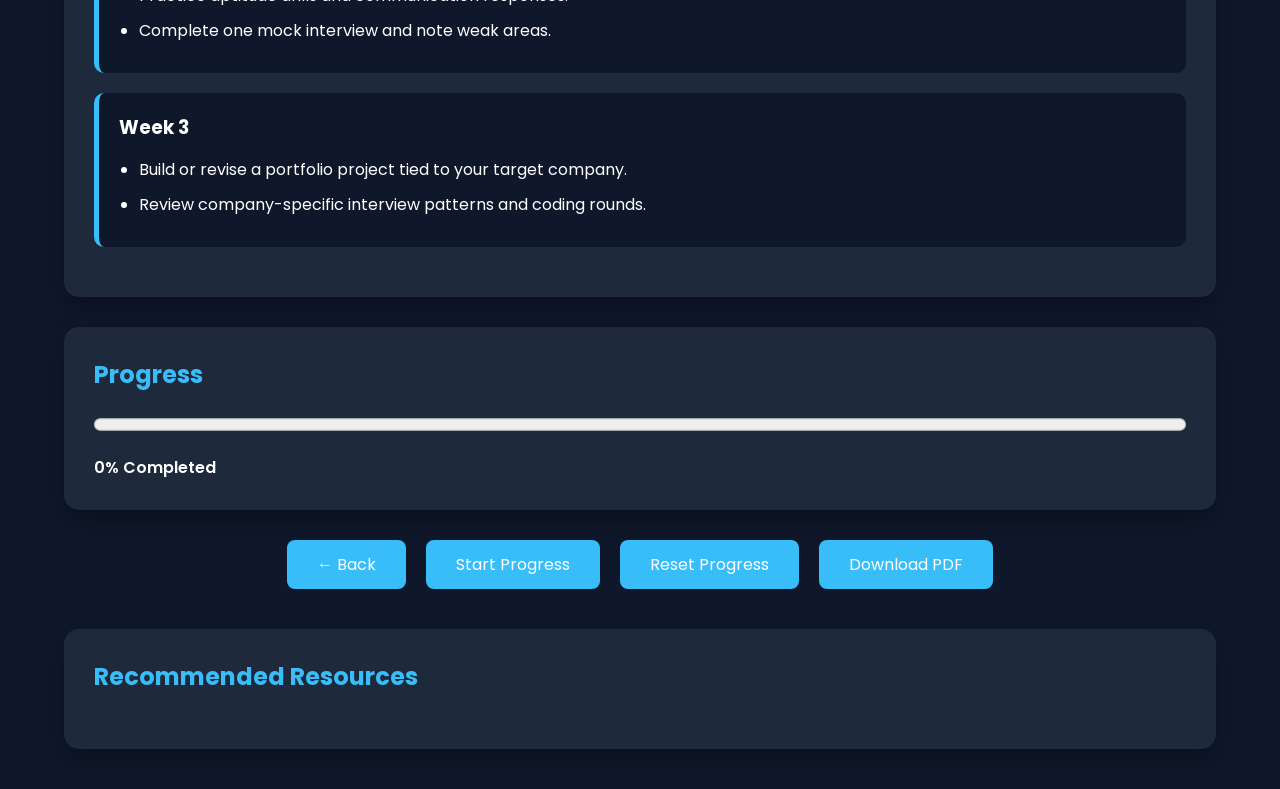
<file: roadmap.html>
<!DOCTYPE html>
<html lang="en">
<head>
    <meta charset="UTF-8">
    <meta name="viewport" content="width=device-width, initial-scale=1.0">
    <title>Your Personalized Roadmap | PrepAI</title>
    <link rel="stylesheet" href="roadmap.css">
</head>
<body>

    <header>

        <div class="logo">
            Prep<span>AI</span>
        </div>

        <nav>
            <ul class="nav-links">
                <li><a href="../index.html">Home</a></li>
                <li><a href="#">Roadmap</a></li>
                <li><a href="#">Progress</a></li>
                <li><a href="#">Resources</a></li>
            </ul>
        </nav>

    </header>

    <main class="roadmap-container">

        <section class="welcome-card">

            <h1>
                Your Personalized Placement Roadmap 🚀
            </h1>

            <p>
                Based on your profile, PrepAI has created a personalized
                preparation plan to maximize your placement chances.
            </p>

        </section>

        <section class="student-card">

            <h2>
                Student Profile
            </h2>

            <div class="details">

                <p>
                    <strong>College:</strong>
                    <span id="college"></span>
                </p>

                <p>
                    <strong>Branch:</strong>
                    <span id="branch"></span>
                </p>

                <p>
                    <strong>Semester:</strong>
                    <span id="semester"></span>
                </p>

                <p>
                    <strong>Target Company:</strong>
                    <span id="company"></span>
                </p>

                <p>
                    <strong>Goal:</strong>
                    <span id="goal"></span>
                </p>

                <p>
                    <strong>Study Time:</strong>
                    <span id="study"></span>
                </p>

                <p>
                    <strong>Graduation Year:</strong>
                    <span id="gy"></span>
                </p>

                <p>
                    <strong>CGPA:</strong>
                    <span id="cgpa"></span>
                </p>

                <p>
                    <strong>Projects:</strong>
                    <span id="projects"></span>
                </p>

                <p>
                    <strong>Internships:</strong>
                    <span id="internships"></span>
                </p>

            </div>

            <h3>
                Skills
            </h3>

            <ul id="skills"></ul>

        </section>

        <section class="progress-card">

            <h2>
                Placement Readiness Score
            </h2>

            <h1 id="score">
                0/100
            </h1>

            <p id="scoreMessage"></p>

        </section>

        <section class="progress-card">

            <h2>
                Strengths 💪
            </h2>

            <ul id="strengths"></ul>

        </section>

        <section class="progress-card">

            <h2>
                Areas To Improve 📚
            </h2>

            <ul id="weaknesses"></ul>

        </section>

        <section class="roadmap-card">

            <h2>
                Personalized Roadmap
            </h2>

            <div id="roadmap"></div>

        </section>

        <section class="progress-card">

            <h2>
                Progress
            </h2>

            <progress
                id="progressBar"
                value="0"
                max="100">
            </progress>

            <p id="progressText">
                0% Completed
            </p>

        </section>

        <section class="buttons">

            <a href="../index.html">
                <button>
                    ← Back
                </button>
            </a>

            <button id="startBtn">
                Start Progress
            </button>

            <button id="resetBtn">
                Reset Progress
            </button>

            <button id="download">
                Download PDF
            </button>

        </section>

        <section class="roadmap-card">

            <h2>
                Recommended Resources
            </h2>

            <div id="resources"></div>

        </section>

    </main>

    <script src="roadmap.js"></script>

</body>
</html>
</file>
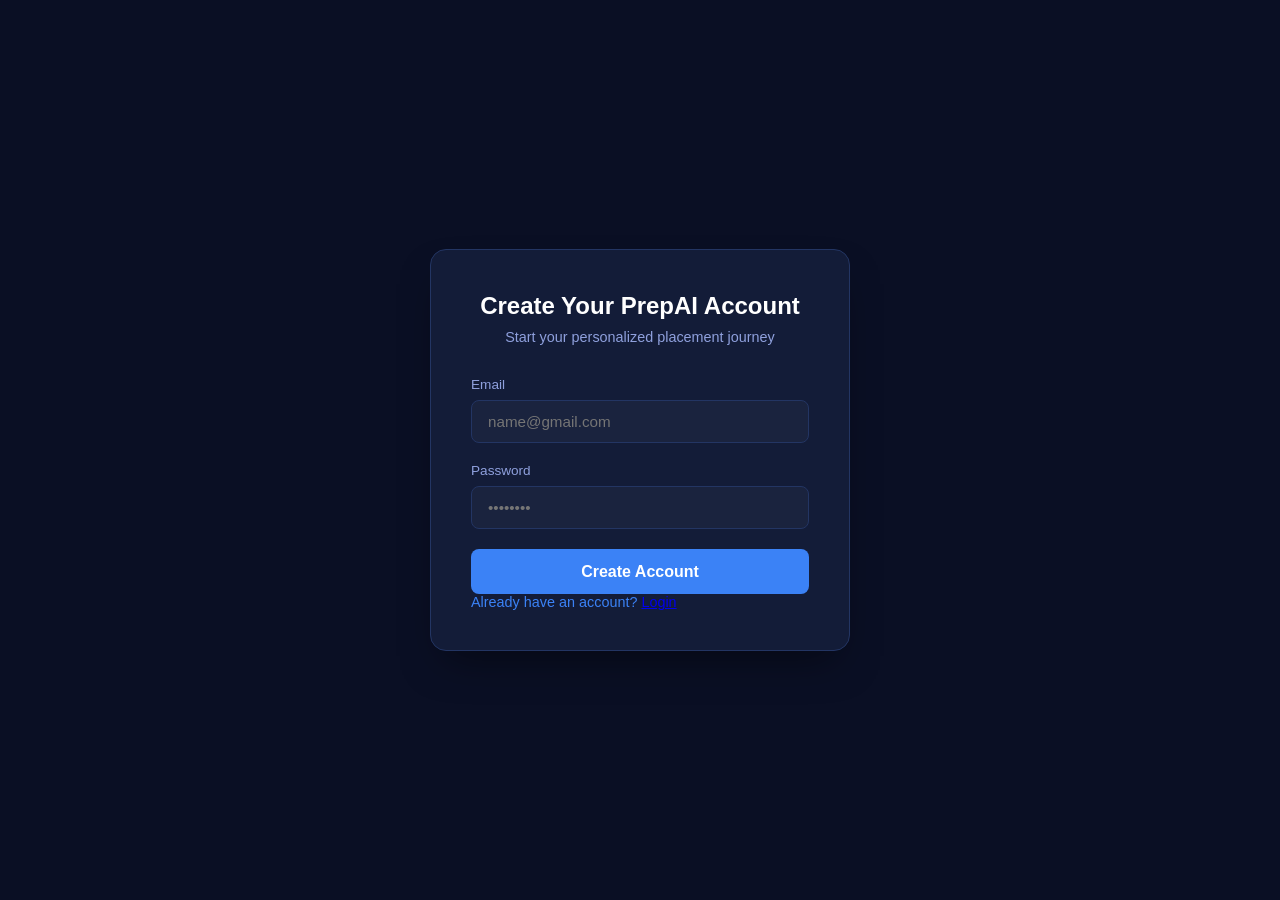
<file: main/signup.html>
<!DOCTYPE html>
<html lang="en">
<head>
  <meta charset="UTF-8" />
  <meta name="viewport" content="width=device-width, initial-scale=1.0" />
  <title>PrepAI Signup</title>
  <link rel="stylesheet" href="login/login.css" />
</head>
<body>
  <div class="login-container">
    <form class="form-card2" id="authForm">
      <h2>Create Your PrepAI Account</h2>
      <p class="subtitle">Start your personalized placement journey</p>

      <div class="input-group">
        <label for="email">Email</label>
        <input type="email" id="email" name="email" placeholder="name@gmail.com" required />
      </div>

      <div class="input-group">
        <label for="password">Password</label>
        <input type="password" id="password" name="password" placeholder="••••••••" required />
      </div>

      <button type="submit" class="secondary-btn">Create Account</button>

      <p class="subtitle2">
        Already have an account?
        <a href="login/login.html">Login</a>
      </p>
    </form>
  </div>

  <script src="js/auth.js"></script>
</body>
</html>
</file>
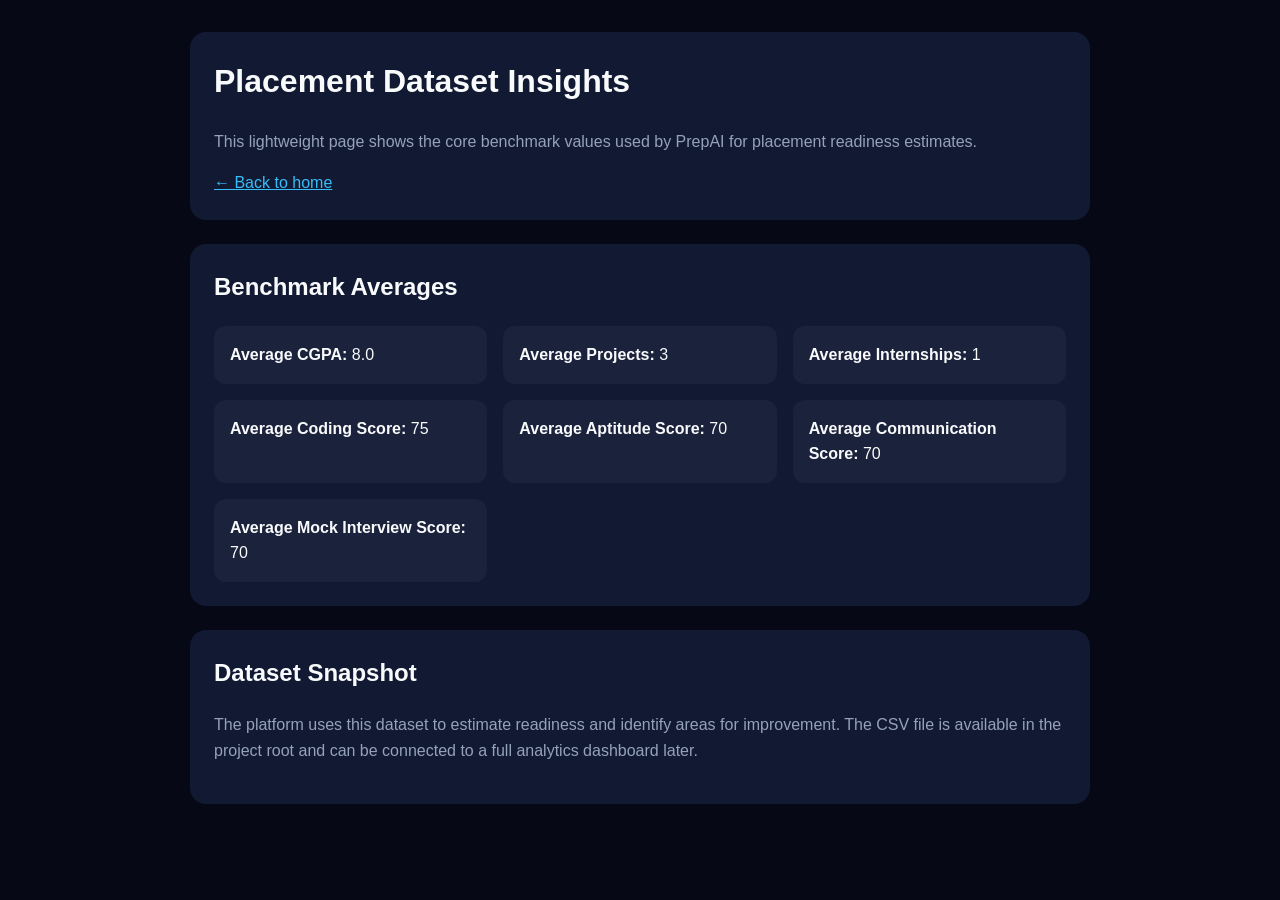
<file: main/datainsights/datasetInsights.html>
<!DOCTYPE html>
<html lang="en">
<head>
  <meta charset="UTF-8" />
  <meta name="viewport" content="width=device-width, initial-scale=1.0" />
  <title>PrepAI Dataset Insights</title>
  <style>
    :root {
      color-scheme: dark;
      --bg: #060816;
      --card: #121933;
      --text: #f8fafc;
      --muted: #94a3b8;
      --accent: #38bdf8;
    }
    * { box-sizing: border-box; }
    body {
      margin: 0;
      font-family: Arial, sans-serif;
      background: var(--bg);
      color: var(--text);
      line-height: 1.6;
      padding: 2rem;
    }
    .container { max-width: 900px; margin: 0 auto; }
    .card { background: var(--card); padding: 1.5rem; border-radius: 16px; margin-bottom: 1.5rem; }
    h1, h2 { margin-top: 0; }
    p { color: var(--muted); }
    .grid { display: grid; grid-template-columns: repeat(auto-fit, minmax(220px, 1fr)); gap: 1rem; }
    .stat { background: rgba(255,255,255,0.04); padding: 1rem; border-radius: 12px; }
    a { color: var(--accent); }
  </style>
</head>
<body>
  <div class="container">
    <div class="card">
      <h1>Placement Dataset Insights</h1>
      <p>This lightweight page shows the core benchmark values used by PrepAI for placement readiness estimates.</p>
      <a href="../index.html">← Back to home</a>
    </div>

    <div class="card">
      <h2>Benchmark Averages</h2>
      <div class="grid">
        <div class="stat"><strong>Average CGPA:</strong> 8.0</div>
        <div class="stat"><strong>Average Projects:</strong> 3</div>
        <div class="stat"><strong>Average Internships:</strong> 1</div>
        <div class="stat"><strong>Average Coding Score:</strong> 75</div>
        <div class="stat"><strong>Average Aptitude Score:</strong> 70</div>
        <div class="stat"><strong>Average Communication Score:</strong> 70</div>
        <div class="stat"><strong>Average Mock Interview Score:</strong> 70</div>
      </div>
    </div>
    <div class="card">
      <h2>Dataset Snapshot</h2>
      <p>The platform uses this dataset to estimate readiness and identify areas for improvement. The CSV file is available in the project root and can be connected to a full analytics dashboard later.</p>
    </div>
  </div>
</body>
</html>
</file>
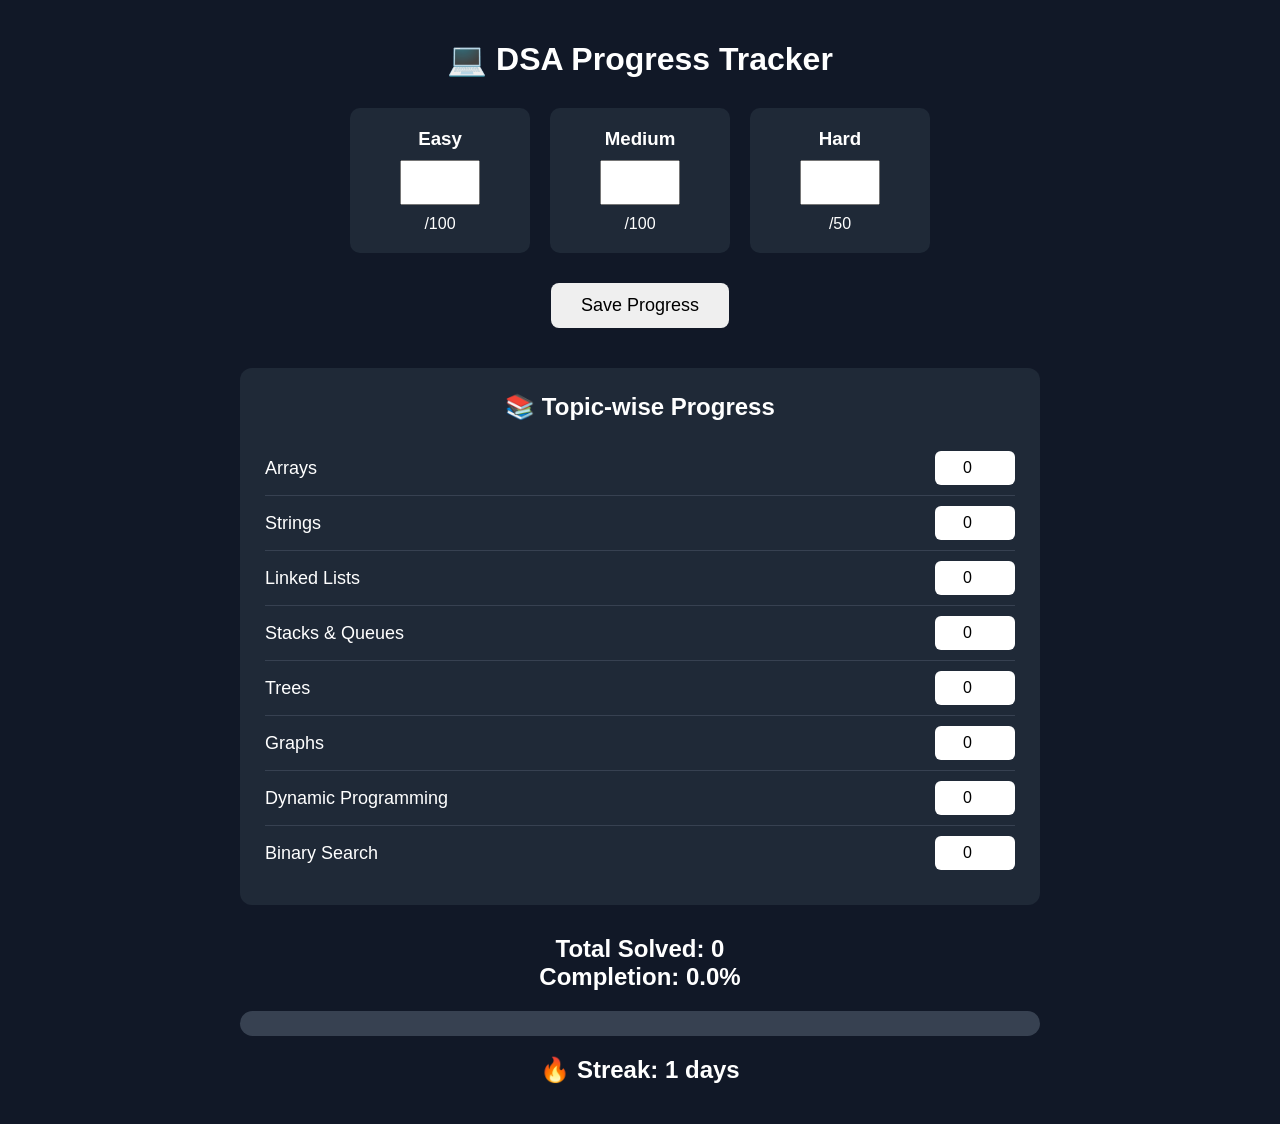
<file: main/dsaTracker/dsaTracker.html>
<!DOCTYPE html>
<html lang="en">
<head>
    <meta charset="UTF-8">
    <meta name="viewport" content="width=device-width, initial-scale=1.0">
    <title>PrepAI - DSA Tracker</title>
    <link rel="stylesheet" href="dsaTracker.css">
</head>
<body>

    <div class="container">
        <h1>💻 DSA Progress Tracker</h1>

        <div class="stats">
            <div class="card">
                <h3>Easy</h3>
                <input type="number" id="easy" min="0" max="100">
                <p>/100</p>
            </div>

            <div class="card">
                <h3>Medium</h3>
                <input type="number" id="medium" min="0" max="100">
                <p>/100</p>
            </div>

            <div class="card">
                <h3>Hard</h3>
                <input type="number" id="hard" min="0" max="50">
                <p>/50</p>
            </div>
        </div>

        <button id="saveBtn">Save Progress</button>

        <div class="topic-section">
            <h2>📚 Topic-wise Progress</h2>

            <div class="topic">
                <label for="arrays">Arrays</label>
                <input type="number" id="arrays" min="0" value="0">
            </div>

            <div class="topic">
                <label for="strings">Strings</label>
                <input type="number" id="strings" min="0" value="0">
            </div>

            <div class="topic">
                <label for="linkedlist">Linked Lists</label>
                <input type="number" id="linkedlist" min="0" value="0">
            </div>

            <div class="topic">
                <label for="stack">Stacks & Queues</label>
                <input type="number" id="stack" min="0" value="0">
            </div>

            <div class="topic">
                <label for="trees">Trees</label>
                <input type="number" id="trees" min="0" value="0">
            </div>

            <div class="topic">
                <label for="graphs">Graphs</label>
                <input type="number" id="graphs" min="0" value="0">
            </div>

            <div class="topic">
                <label for="dp">Dynamic Programming</label>
                <input type="number" id="dp" min="0" value="0">
            </div>

            <div class="topic">
                <label for="bs">Binary Search</label>
                <input type="number" id="bs" min="0" value="0">
            </div>
        </div>

        <div class="summary">
            <h2>Total Solved: <span id="total">0</span></h2>
            <h2>Completion: <span id="percent">0</span>%</h2>

            <div class="progress-bar">
                <div class="progress" id="progress"></div>
            </div>

            <h2>🔥 Streak: <span id="streak">1</span> days</h2>
        </div>
    </div>

    <script src="dsaTracker.js"></script>
</body>
</html>
</file>
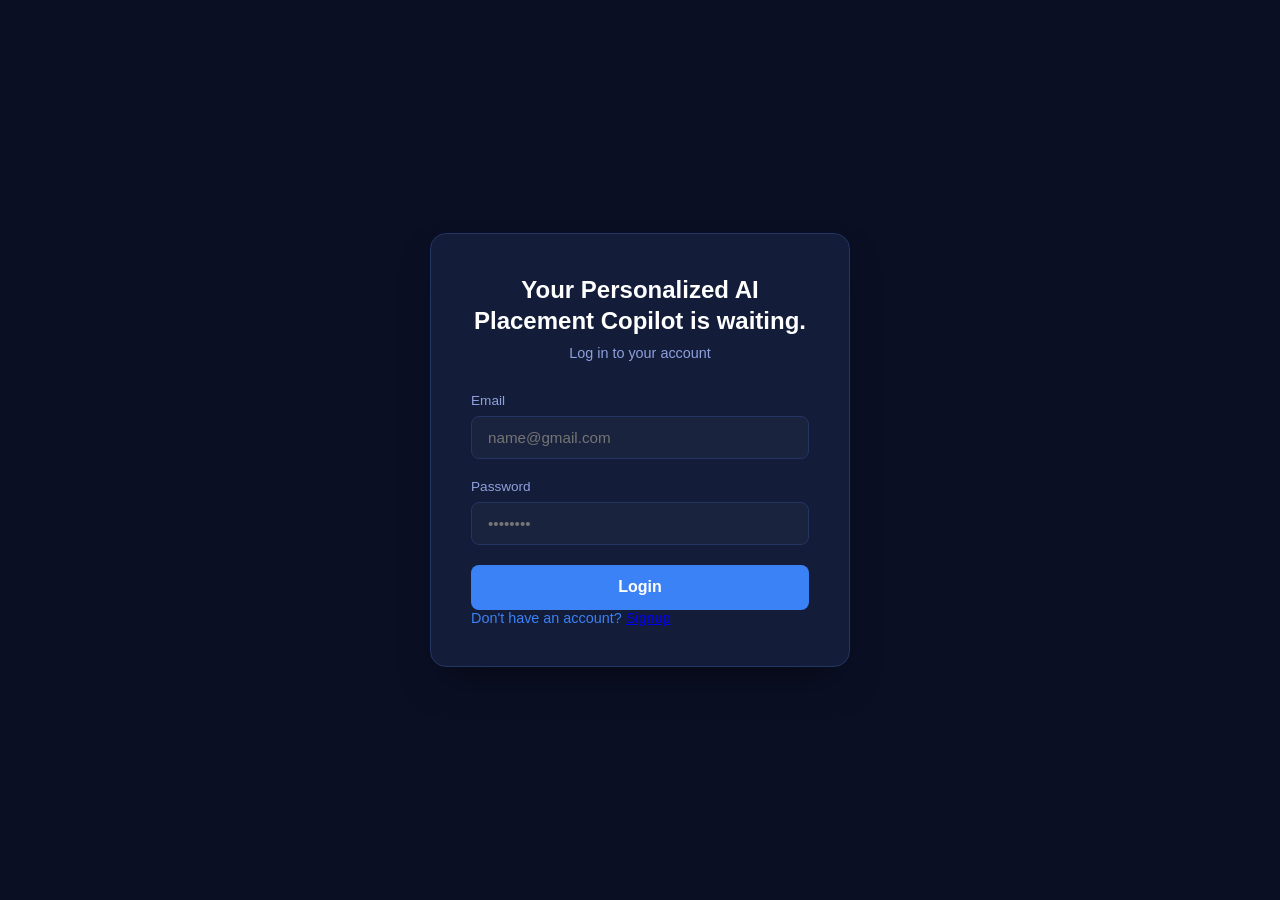
<file: main/login/login.html>
<!DOCTYPE html>
<html lang="en">
<head>
    <meta charset="UTF-8">
    <meta name="viewport" content="width=device-width, initial-scale=1.0">
    <title>PrepAI Login</title>
    <link rel="stylesheet" href="login.css">
</head>
<body>

    <div class="login-container">

        <form class="form-card2" id="authForm">

            <h2>
                Your Personalized AI Placement Copilot is waiting.
            </h2>

            <p class="subtitle">
                Log in to your account
            </p>

            <div class="input-group">

                <label for="email">
                    Email
                </label>

                <input
                    type="email"
                    id="email"
                    name="email"
                    placeholder="name@gmail.com"
                    required
                >

            </div>

            <div class="input-group">

                <label for="password">
                    Password
                </label>

                <input
                    type="password"
                    id="password"
                    name="password"
                    placeholder="••••••••"
                    required
                >

            </div>

            <button type="submit" class="secondary-btn">
                Login
            </button>

            <p class="subtitle2">

                Don't have an account?

                <a href="../signup.html">
                    Signup
                </a>

            </p>

        </form>

    </div>

    <script src="../js/auth.js"></script>
</body>
</html>
</file>
<file: style.css>
/* ==========================================================================
   PrepAI - AI Placement Preparation Platform Stylesheet
   Theme: Modern Dark AI SaaS with Glassmorphism & Neon Glow Accents
   ========================================================================== */

/* --------------------------------------------------------------------------
   1. CSS Variables & Theme Configuration
   -------------------------------------------------------------------------- */
:root {
    /* Colors */
    --bg-dark: #07090e;
    --bg-darker: #040508;
    --bg-card: rgba(13, 17, 28, 0.45);
    --bg-card-hover: rgba(18, 24, 40, 0.6);
    --bg-glass: rgba(10, 12, 22, 0.7);
    
    --primary: #6366f1; /* Indigo */
    --primary-glow: rgba(99, 102, 241, 0.15);
    --secondary: #0ea5e9; /* Cyan */
    --secondary-glow: rgba(14, 165, 233, 0.15);
    --accent: #a855f7; /* Purple */
    --accent-glow: rgba(168, 85, 247, 0.15);
    
    --text-primary: #f8fafc;
    --text-secondary: #94a3b8;
    --text-muted: #64748b;
    --border-glass: rgba(255, 255, 255, 0.08);
    --border-glass-bright: rgba(255, 255, 255, 0.15);
    
    --success: #10b981;
    --warning: #f59e0b;
    --error: #ef4444;

    /* Fonts */
    --font-heading: 'Plus Jakarta Sans', 'Inter', sans-serif;
    --font-body: 'Inter', sans-serif;

    /* Shadows & Transitions */
    --shadow-neon-primary: 0 0 20px rgba(99, 102, 241, 0.25);
    --shadow-neon-secondary: 0 0 20px rgba(14, 165, 233, 0.25);
    --shadow-glass: 0 8px 32px 0 rgba(0, 0, 0, 0.37);
    --transition-fast: 0.2s cubic-bezier(0.4, 0, 0.2, 1);
    --transition-normal: 0.3s cubic-bezier(0.4, 0, 0.2, 1);
    --transition-slow: 0.5s cubic-bezier(0.4, 0, 0.2, 1);
    
    --max-width: 1200px;
}

/* --------------------------------------------------------------------------
   2. Resets & Global Styles
   -------------------------------------------------------------------------- */
* {
    margin: 0;
    padding: 0;
    box-sizing: border-box;
}

html {
    scroll-behavior: smooth;
    font-size: 16px;
    background-color: var(--bg-dark);
    color: var(--text-primary);
}

body {
    font-family: var(--font-body);
    overflow-x: hidden;
    line-height: 1.6;
    background-color: var(--bg-dark);
}

img {
    max-width: 100%;
    height: auto;
    display: block;
}

a {
    color: inherit;
    text-decoration: none;
    transition: var(--transition-fast);
}

button, input, select, textarea {
    font-family: inherit;
    background: none;
    border: none;
    outline: none;
    color: inherit;
}

/* Custom Scrollbar */
::-webkit-scrollbar {
    width: 8px;
}
::-webkit-scrollbar-track {
    background: var(--bg-darker);
}
::-webkit-scrollbar-thumb {
    background: rgba(255, 255, 255, 0.1);
    border-radius: 4px;
}
::-webkit-scrollbar-thumb:hover {
    background: var(--primary);
}

/* --------------------------------------------------------------------------
   3. Background Decorative Glow Elements
   -------------------------------------------------------------------------- */
.bg-glow {
    position: absolute;
    width: 600px;
    height: 600px;
    border-radius: 50%;
    pointer-events: none;
    z-index: -2;
    filter: blur(140px);
    opacity: 0.15;
}

.bg-glow-1 {
    top: -10%;
    left: -10%;
    background: radial-gradient(circle, var(--primary) 0%, transparent 70%);
}

.bg-glow-2 {
    top: 35%;
    right: -10%;
    background: radial-gradient(circle, var(--secondary) 0%, transparent 70%);
}

.bg-glow-3 {
    bottom: 10%;
    left: 15%;
    background: radial-gradient(circle, var(--accent) 0%, transparent 70%);
}

.grid-overlay {
    position: fixed;
    top: 0;
    left: 0;
    width: 100%;
    height: 100%;
    background-image: linear-gradient(rgba(255, 255, 255, 0.007) 1px, transparent 1px),
                      linear-gradient(90deg, rgba(255, 255, 255, 0.007) 1px, transparent 1px);
    background-size: 50px 50px;
    z-index: -1;
    pointer-events: none;
}

/* --------------------------------------------------------------------------
   4. Reusable Layout Components & Utilities
   -------------------------------------------------------------------------- */
.section-container {
    max-width: var(--max-width);
    margin: 0 auto;
    padding: 100px 24px;
}

.gradient-text {
    background: linear-gradient(135deg, var(--secondary) 0%, var(--primary) 50%, var(--accent) 100%);
    -webkit-background-clip: text;
    -webkit-text-fill-color: transparent;
    background-clip: text;
}

.section-header {
    max-width: 700px;
    margin: 0 auto 60px auto;
    text-align: center;
}

.section-title {
    font-family: var(--font-heading);
    font-size: 2.5rem;
    font-weight: 800;
    line-height: 1.25;
    margin-bottom: 20px;
    letter-spacing: -0.02em;
}

.section-subtitle {
    font-size: 1.125rem;
    color: var(--text-secondary);
    line-height: 1.6;
}

.text-center { text-align: center; }
.text-green { color: var(--success) !important; }
.text-cyan { color: var(--secondary) !important; }

/* Buttons */
.btn {
    display: inline-flex;
    align-items: center;
    justify-content: center;
    gap: 8px;
    font-family: var(--font-heading);
    font-weight: 600;
    font-size: 0.937rem;
    padding: 10px 20px;
    border-radius: 8px;
    cursor: pointer;
    transition: var(--transition-fast);
}

.btn-lg {
    padding: 14px 28px;
    font-size: 1.05rem;
    border-radius: 10px;
}

.btn-full {
    width: 100%;
}

.btn-primary {
    background: linear-gradient(135deg, var(--primary) 0%, #4f46e5 100%);
    color: #fff;
    border: 1px solid rgba(255, 255, 255, 0.1);
}

.btn-primary:hover {
    transform: translateY(-2px);
    box-shadow: var(--shadow-neon-primary);
    filter: brightness(1.1);
}

.btn-secondary {
    background: var(--bg-card);
    border: 1px solid var(--border-glass);
    color: var(--text-primary);
    backdrop-filter: blur(8px);
}

.btn-secondary:hover {
    background: rgba(255, 255, 255, 0.08);
    border-color: var(--border-glass-bright);
    transform: translateY(-2px);
}

.btn-outline {
    background: transparent;
    border: 1px solid var(--border-glass);
    color: var(--text-primary);
}

.btn-outline:hover {
    background: var(--bg-card);
    border-color: var(--border-glass-bright);
}

.glow-button {
    position: relative;
    overflow: hidden;
}

.glow-button::after {
    content: '';
    position: absolute;
    top: 0;
    left: -50%;
    width: 200%;
    height: 100%;
    background: linear-gradient(90deg, transparent, rgba(255, 255, 255, 0.15), transparent);
    transform: skewX(-20deg);
    transition: 0.75s;
}

.glow-button:hover::after {
    left: 120%;
}

/* Scroll Animation Classes */
.scroll-trigger {
    opacity: 0;
    transform: translateY(30px);
    transition: opacity 0.8s ease-out, transform 0.8s ease-out;
}

.scroll-trigger.active {
    opacity: 1;
    transform: translateY(0);
}

/* --------------------------------------------------------------------------
   5. Header & Navigation Bar
   -------------------------------------------------------------------------- */
.navbar {
    position: fixed;
    top: 0;
    left: 0;
    width: 100%;
    z-index: 1000;
    background: var(--bg-glass);
    backdrop-filter: blur(15px);
    -webkit-backdrop-filter: blur(15px);
    border-bottom: 1px solid var(--border-glass);
    transition: var(--transition-normal);
}

.navbar-container {
    max-width: var(--max-width);
    margin: 0 auto;
    padding: 16px 24px;
    display: flex;
    align-items: center;
    justify-content: space-between;
}

.navbar.scrolled {
    padding: 10px 24px;
    background: rgba(4, 5, 8, 0.85);
    box-shadow: 0 4px 30px rgba(0, 0, 0, 0.4);
}

/* Logo */
.logo {
    display: flex;
    align-items: center;
    gap: 10px;
    font-family: var(--font-heading);
    font-size: 1.5rem;
    font-weight: 800;
    letter-spacing: -0.03em;
}

.logo-icon {
    width: 36px;
    height: 36px;
    border-radius: 8px;
    background: linear-gradient(135deg, var(--secondary) 0%, var(--primary) 100%);
    display: flex;
    align-items: center;
    justify-content: center;
    color: #fff;
    font-size: 1.1rem;
    box-shadow: var(--shadow-neon-primary);
}

/* Nav Menu */
.nav-menu {
    display: flex;
    align-items: center;
}

.nav-list {
    display: flex;
    list-style: none;
    gap: 32px;
}

.nav-link {
    font-family: var(--font-heading);
    font-weight: 500;
    font-size: 0.937rem;
    color: var(--text-secondary);
    position: relative;
    padding: 4px 0;
}

.nav-link:hover, .nav-link.active {
    color: var(--text-primary);
}

.nav-link::after {
    content: '';
    position: absolute;
    bottom: 0;
    left: 0;
    width: 0;
    height: 2px;
    background: linear-gradient(90deg, var(--secondary), var(--primary));
    transition: var(--transition-fast);
}

.nav-link:hover::after, .nav-link.active::after {
    width: 100%;
}

/* Actions */
.nav-actions {
    display: flex;
    align-items: center;
    gap: 16px;
}

.nav-login {
    padding: 8px 16px;
    font-size: 0.875rem;
}

.nav-cta {
    padding: 9px 18px;
    font-size: 0.875rem;
}

.mobile-toggle {
    display: none;
    font-size: 1.5rem;
    cursor: pointer;
    color: var(--text-primary);
}

/* --------------------------------------------------------------------------
   6. Hero Section
   -------------------------------------------------------------------------- */
.hero-section {
    position: relative;
    padding-top: 160px;
    padding-bottom: 100px;
    overflow: hidden;
}

.hero-container {
    max-width: var(--max-width);
    margin: 0 auto;
    padding: 0 24px;
    text-align: center;
    display: flex;
    flex-direction: column;
    align-items: center;
}

.hero-badge {
    display: inline-flex;
    align-items: center;
    gap: 8px;
    background: var(--bg-card);
    border: 1px solid var(--border-glass-bright);
    padding: 6px 14px;
    border-radius: 50px;
    margin-bottom: 24px;
    backdrop-filter: blur(8px);
}

.badge-icon {
    color: var(--secondary);
    font-size: 0.875rem;
}

.badge-text {
    font-family: var(--font-heading);
    font-size: 0.812rem;
    font-weight: 600;
    letter-spacing: 0.05em;
    text-transform: uppercase;
}

.hero-title {
    font-family: var(--font-heading);
    font-size: 4rem;
    font-weight: 800;
    line-height: 1.15;
    letter-spacing: -0.03em;
    margin-bottom: 24px;
    max-width: 900px;
}

.hero-subtitle {
    font-size: 1.25rem;
    color: var(--text-secondary);
    line-height: 1.6;
    max-width: 750px;
    margin-bottom: 40px;
}

.hero-ctas {
    display: flex;
    gap: 16px;
    margin-bottom: 70px;
}

/* Hero Visual & Interactive Dashboard Preview */
.hero-visual-wrapper {
    width: 100%;
    max-width: 1050px;
    perspective: 1000px;
}

.hero-visual {
    background: rgba(10, 12, 22, 0.6);
    border: 1px solid var(--border-glass);
    border-radius: 16px;
    overflow: hidden;
    box-shadow: var(--shadow-glass), 0 0 60px rgba(99, 102, 241, 0.05);
    backdrop-filter: blur(20px);
    -webkit-backdrop-filter: blur(20px);
    transition: transform 0.5s ease;
    transform: rotateX(8deg);
    transform-style: preserve-3d;
}

.hero-visual:hover {
    transform: rotateX(0deg) translateY(-5px);
}

/* Dashboard Header */
.dashboard-header {
    background: rgba(4, 5, 8, 0.6);
    border-bottom: 1px solid var(--border-glass);
    padding: 12px 20px;
    display: flex;
    align-items: center;
    justify-content: space-between;
}

.window-dots {
    display: flex;
    gap: 6px;
}

.dot {
    width: 10px;
    height: 10px;
    border-radius: 50%;
}

.dot-red { background: #ef4444; }
.dot-yellow { background: #f59e0b; }
.dot-green { background: #10b981; }

.window-title {
    font-size: 0.75rem;
    color: var(--text-muted);
    font-weight: 500;
}

.window-status {
    display: flex;
    align-items: center;
    gap: 6px;
    font-size: 0.75rem;
    font-weight: 600;
    color: var(--secondary);
}

.pulse-indicator {
    width: 6px;
    height: 6px;
    background-color: var(--secondary);
    border-radius: 50%;
    display: inline-block;
    box-shadow: 0 0 0 0 rgba(14, 165, 233, 0.7);
    animation: pulse 1.5s infinite;
}

/* Dashboard Grid Layout */
.dashboard-content {
    display: grid;
    grid-template-columns: 280px 1fr 280px;
    gap: 16px;
    padding: 20px;
    text-align: left;
}

.dash-panel {
    display: flex;
    flex-direction: column;
    gap: 16px;
}

.dash-card {
    background: rgba(255, 255, 255, 0.02);
    border: 1px solid var(--border-glass);
    border-radius: 12px;
    padding: 16px;
    backdrop-filter: blur(5px);
}

/* Dashboard Details CSS */
.profile-card {
    display: flex;
    flex-direction: column;
    gap: 16px;
}

.avatar-group {
    display: flex;
    align-items: center;
    gap: 12px;
}

.avatar-placeholder {
    width: 40px;
    height: 40px;
    border-radius: 50%;
    background: linear-gradient(135deg, var(--primary) 0%, var(--accent) 100%);
    display: flex;
    align-items: center;
    justify-content: center;
    font-size: 1.1rem;
    color: #fff;
}

.avatar-group h4 {
    font-size: 0.875rem;
    font-weight: 600;
    font-family: var(--font-heading);
}

.avatar-group p {
    font-size: 0.75rem;
    color: var(--text-secondary);
}

.readiness-meter {
    margin-top: 4px;
}

.meter-info {
    display: flex;
    justify-content: space-between;
    font-size: 0.75rem;
    color: var(--text-secondary);
    margin-bottom: 6px;
}

.meter-val {
    font-weight: 700;
    color: var(--secondary);
}

.meter-bar {
    width: 100%;
    height: 6px;
    background: rgba(255, 255, 255, 0.05);
    border-radius: 3px;
    overflow: hidden;
}

.meter-progress {
    height: 100%;
    background: linear-gradient(90deg, var(--secondary) 0%, var(--primary) 100%);
    border-radius: 3px;
}

.company-card h5 {
    font-size: 0.812rem;
    color: var(--text-secondary);
    margin-bottom: 12px;
    font-family: var(--font-heading);
    text-transform: uppercase;
    letter-spacing: 0.05em;
}

.company-logos {
    display: flex;
    gap: 12px;
}

.company-logo {
    width: 32px;
    height: 32px;
    border-radius: 6px;
    border: 1px solid var(--border-glass);
    background: rgba(255, 255, 255, 0.03);
    display: flex;
    align-items: center;
    justify-content: center;
    font-size: 0.95rem;
    color: var(--text-secondary);
    transition: var(--transition-fast);
}

.company-logo:hover {
    color: var(--text-primary);
    border-color: var(--border-glass-bright);
    background: rgba(255, 255, 255, 0.08);
}

/* Roadmap Grid Visual */
.roadmap-progress {
    height: 100%;
    display: flex;
    flex-direction: column;
}

.card-header-flex {
    display: flex;
    justify-content: space-between;
    align-items: center;
    margin-bottom: 20px;
}

.card-header-flex h4 {
    font-size: 0.9rem;
    font-weight: 700;
    font-family: var(--font-heading);
}

.badge-cyan {
    background: rgba(14, 165, 233, 0.15);
    border: 1px solid rgba(14, 165, 233, 0.3);
    color: var(--secondary);
    font-size: 0.687rem;
    padding: 2px 8px;
    border-radius: 50px;
    font-weight: 600;
}

.roadmap-steps {
    display: flex;
    flex-direction: column;
    gap: 20px;
    position: relative;
    padding-left: 10px;
}

.roadmap-steps::before {
    content: '';
    position: absolute;
    top: 15px;
    left: 23px;
    width: 2px;
    height: calc(100% - 30px);
    background: rgba(255, 255, 255, 0.08);
}

.step {
    display: flex;
    align-items: center;
    gap: 16px;
    position: relative;
    z-index: 1;
}

.step-circle {
    width: 28px;
    height: 28px;
    border-radius: 50%;
    display: flex;
    align-items: center;
    justify-content: center;
    font-size: 0.75rem;
}

.step.completed .step-circle {
    background: rgba(16, 185, 129, 0.15);
    border: 1px solid var(--success);
    color: var(--success);
}

.step.active .step-circle {
    background: rgba(99, 102, 241, 0.15);
    border: 1px solid var(--primary);
    color: var(--primary);
    box-shadow: 0 0 10px rgba(99, 102, 241, 0.3);
}

.step.locked .step-circle {
    background: rgba(255, 255, 255, 0.02);
    border: 1px solid var(--border-glass);
    color: var(--text-muted);
}

.step-details h6 {
    font-size: 0.812rem;
    font-weight: 600;
    font-family: var(--font-heading);
}

.step-details p {
    font-size: 0.75rem;
    color: var(--text-secondary);
}

/* Insights Dashboard CSS */
.insights-card h4 {
    font-size: 0.9rem;
    font-weight: 700;
    font-family: var(--font-heading);
    margin-bottom: 12px;
}

.ai-chat-bubble {
    background: rgba(99, 102, 241, 0.06);
    border: 1px solid rgba(99, 102, 241, 0.15);
    border-radius: 10px;
    padding: 10px 12px;
    display: flex;
    gap: 10px;
    font-size: 0.75rem;
    line-height: 1.4;
    color: var(--text-secondary);
    margin-bottom: 16px;
}

.ai-avatar {
    color: var(--primary);
    font-size: 0.95rem;
    margin-top: 2px;
}

.resume-score-widget {
    display: flex;
    align-items: center;
    gap: 16px;
    border-top: 1px solid var(--border-glass);
    padding-top: 14px;
}

.score-circle {
    width: 50px;
    height: 50px;
    position: relative;
}

.circular-chart {
    display: block;
    max-width: 100%;
    max-height: 100%;
}

.circle-bg {
    fill: none;
    stroke: rgba(255, 255, 255, 0.05);
    stroke-width: 2.8;
}

.circle {
    fill: none;
    stroke-width: 2.8;
    stroke-linecap: round;
    stroke: var(--success);
    animation: progress 1.2s ease-out forwards;
}

.percentage {
    fill: var(--text-primary);
    font-family: var(--font-heading);
    font-size: 0.65rem;
    font-weight: 700;
    text-anchor: middle;
}

.score-label {
    position: absolute;
    width: 100%;
    text-align: center;
    bottom: -16px;
    font-size: 0.6rem;
    color: var(--text-muted);
    font-weight: 500;
}

.score-actions {
    display: flex;
    flex-direction: column;
    gap: 2px;
}

.score-status {
    font-size: 0.75rem;
    font-weight: 600;
}

.btn-text {
    font-size: 0.687rem;
    font-weight: 600;
    color: var(--secondary);
    display: inline-flex;
    align-items: center;
    gap: 4px;
}

.btn-text:hover {
    color: var(--text-primary);
}

/* --------------------------------------------------------------------------
   7. Features Section
   -------------------------------------------------------------------------- */
.features-section {
    position: relative;
}

.features-grid {
    display: grid;
    grid-template-columns: repeat(3, 1fr);
    gap: 24px;
}

.feature-card {
    background: var(--bg-card);
    border: 1px solid var(--border-glass);
    border-radius: 16px;
    padding: 32px;
    backdrop-filter: blur(10px);
    -webkit-backdrop-filter: blur(10px);
    transition: var(--transition-normal);
    display: flex;
    flex-direction: column;
}

.feature-card:hover {
    background: var(--bg-card-hover);
    border-color: var(--border-glass-bright);
    transform: translateY(-5px);
    box-shadow: 0 10px 30px -10px rgba(0, 0, 0, 0.5);
}

.feature-icon {
    width: 48px;
    height: 48px;
    border-radius: 12px;
    display: flex;
    align-items: center;
    justify-content: center;
    font-size: 1.25rem;
    margin-bottom: 24px;
}

/* Feature Icon Color Themes & Glows */
.glow-cyan {
    background: rgba(14, 165, 233, 0.1);
    color: var(--secondary);
    box-shadow: inset 0 0 12px rgba(14, 165, 233, 0.2);
}
.glow-purple {
    background: rgba(168, 85, 247, 0.1);
    color: var(--accent);
    box-shadow: inset 0 0 12px rgba(168, 85, 247, 0.2);
}
.glow-blue {
    background: rgba(99, 102, 241, 0.1);
    color: var(--primary);
    box-shadow: inset 0 0 12px rgba(99, 102, 241, 0.2);
}
.glow-pink {
    background: rgba(236, 72, 153, 0.1);
    color: #ec4899;
    box-shadow: inset 0 0 12px rgba(236, 72, 153, 0.2);
}
.glow-orange {
    background: rgba(249, 115, 22, 0.1);
    color: #f97316;
    box-shadow: inset 0 0 12px rgba(249, 115, 22, 0.2);
}
.glow-green {
    background: rgba(16, 185, 129, 0.1);
    color: var(--success);
    box-shadow: inset 0 0 12px rgba(16, 185, 129, 0.2);
}

.feature-title {
    font-family: var(--font-heading);
    font-size: 1.25rem;
    font-weight: 700;
    margin-bottom: 12px;
}

.feature-text {
    font-size: 0.937rem;
    color: var(--text-secondary);
    line-height: 1.6;
    margin-bottom: 24px;
    flex-grow: 1;
}

.feature-link-wrapper {
    margin-top: auto;
}

.feature-link {
    font-family: var(--font-heading);
    font-size: 0.875rem;
    font-weight: 600;
    color: var(--text-primary);
    display: inline-flex;
    align-items: center;
    gap: 6px;
    transition: var(--transition-fast);
}

.feature-link i {
    font-size: 0.75rem;
    transition: transform var(--transition-fast);
}

.feature-link:hover {
    color: var(--secondary);
}

.feature-link:hover i {
    transform: translateX(4px);
}

/* --------------------------------------------------------------------------
   8. Statistics Section
   -------------------------------------------------------------------------- */
.statistics-section {
    position: relative;
    background: rgba(4, 5, 8, 0.4);
    border-top: 1px solid var(--border-glass);
    border-bottom: 1px solid var(--border-glass);
}

.statistics-wrapper {
    background: radial-gradient(circle at 50% 50%, rgba(99, 102, 241, 0.05) 0%, transparent 60%);
    border-radius: 24px;
}

.stats-grid {
    display: grid;
    grid-template-columns: repeat(4, 1fr);
    gap: 24px;
    padding-top: 20px;
}

.stat-item {
    text-align: center;
    padding: 20px;
}

.stat-number {
    font-family: var(--font-heading);
    font-size: 3.5rem;
    font-weight: 800;
    line-height: 1.1;
    margin-bottom: 12px;
    letter-spacing: -0.02em;
}

.stat-label {
    font-size: 0.875rem;
    font-weight: 600;
    color: var(--text-secondary);
    text-transform: uppercase;
    letter-spacing: 0.05em;
}

/* --------------------------------------------------------------------------
   9. Testimonials Section
   -------------------------------------------------------------------------- */
.testimonials-section {
    position: relative;
}

.testimonials-grid {
    display: grid;
    grid-template-columns: repeat(3, 1fr);
    gap: 24px;
}

.testimonial-card {
    background: var(--bg-card);
    border: 1px solid var(--border-glass);
    border-radius: 16px;
    padding: 32px;
    backdrop-filter: blur(10px);
    -webkit-backdrop-filter: blur(10px);
    transition: var(--transition-normal);
    display: flex;
    flex-direction: column;
}

.testimonial-card:hover {
    background: var(--bg-card-hover);
    border-color: var(--border-glass-bright);
    transform: translateY(-5px);
}

.stars {
    display: flex;
    gap: 4px;
    color: #eab308; /* Star Yellow */
    font-size: 0.812rem;
    margin-bottom: 20px;
}

.testimonial-quote {
    font-size: 0.95rem;
    color: var(--text-secondary);
    line-height: 1.6;
    font-style: italic;
    margin-bottom: 24px;
    flex-grow: 1;
}

.testimonial-user {
    display: flex;
    align-items: center;
    gap: 16px;
    border-top: 1px solid var(--border-glass);
    padding-top: 20px;
    margin-top: auto;
}

.user-avatar {
    width: 44px;
    height: 44px;
    border-radius: 50%;
    background-size: cover;
    background-position: center;
    background-color: rgba(255, 255, 255, 0.05);
}

/* Placeholder decorative alumni colors */
.user-1 { background-image: radial-gradient(circle, #f43f5e 0%, #be123c 100%); }
.user-2 { background-image: radial-gradient(circle, #0ea5e9 0%, #0369a1 100%); }
.user-3 { background-image: radial-gradient(circle, #8b5cf6 0%, #5b21b6 100%); }

.user-info h4 {
    font-family: var(--font-heading);
    font-size: 0.875rem;
    font-weight: 700;
}

.user-info p {
    font-size: 0.75rem;
    color: var(--text-secondary);
    margin-top: 2px;
}

/* --------------------------------------------------------------------------
   10. Pricing Section
   -------------------------------------------------------------------------- */
.pricing-section {
    position: relative;
}

.pricing-grid {
    display: grid;
    grid-template-columns: repeat(3, 1fr);
    gap: 30px;
    align-items: stretch;
    max-width: 1100px;
    margin: 0 auto;
}

.pricing-card {
    background: var(--bg-card);
    border: 1px solid var(--border-glass);
    border-radius: 20px;
    padding: 40px;
    backdrop-filter: blur(10px);
    -webkit-backdrop-filter: blur(10px);
    transition: var(--transition-normal);
    position: relative;
    display: flex;
    flex-direction: column;
}

.pricing-card:hover {
    border-color: rgba(255, 255, 255, 0.15);
    transform: translateY(-5px);
}

/* Special Styling for Popular Card */
.pricing-card.popular {
    background: rgba(13, 17, 28, 0.65);
    border: 2px solid var(--primary);
    box-shadow: var(--shadow-neon-primary), 0 15px 40px -15px rgba(0, 0, 0, 0.6);
}

.pricing-card.popular:hover {
    border-color: #818cf8;
}

.popular-ribbon {
    position: absolute;
    top: 20px;
    right: 20px;
    background: var(--primary);
    color: #fff;
    font-family: var(--font-heading);
    font-size: 0.687rem;
    font-weight: 700;
    text-transform: uppercase;
    letter-spacing: 0.05em;
    padding: 4px 10px;
    border-radius: 50px;
    box-shadow: 0 0 10px rgba(99, 102, 241, 0.4);
}

.pricing-header h3 {
    font-family: var(--font-heading);
    font-size: 1.5rem;
    font-weight: 700;
    margin-bottom: 8px;
}

.price-desc {
    font-size: 0.875rem;
    color: var(--text-secondary);
    margin-bottom: 24px;
}

.price-value {
    font-family: var(--font-heading);
    font-size: 2.75rem;
    font-weight: 800;
    letter-spacing: -0.02em;
    margin-bottom: 30px;
    display: flex;
    align-items: baseline;
    gap: 4px;
}

.price-value span {
    font-size: 1rem;
    font-weight: 500;
    color: var(--text-secondary);
}

.pricing-features {
    list-style: none;
    display: flex;
    flex-direction: column;
    gap: 16px;
    margin-bottom: 32px;
    flex-grow: 1;
}

.pricing-features li {
    font-size: 0.875rem;
    color: var(--text-secondary);
    display: flex;
    align-items: center;
    gap: 12px;
}

.pricing-features li.disabled {
    color: var(--text-muted);
}

.pricing-features li i {
    font-size: 0.95rem;
}

.text-green { color: var(--success); }
.text-red { color: var(--error); }

.pricing-footer {
    margin-top: auto;
}

/* --------------------------------------------------------------------------
   11. FAQ Section
   -------------------------------------------------------------------------- */
.faq-section {
    position: relative;
}

.faq-wrapper {
    max-width: 800px;
    margin: 0 auto;
    display: flex;
    flex-direction: column;
    gap: 16px;
}

.faq-item {
    background: var(--bg-card);
    border: 1px solid var(--border-glass);
    border-radius: 12px;
    overflow: hidden;
    transition: var(--transition-normal);
}

.faq-item:hover {
    border-color: var(--border-glass-bright);
}

.faq-question {
    width: 100%;
    padding: 20px 24px;
    display: flex;
    align-items: center;
    justify-content: space-between;
    text-align: left;
    font-family: var(--font-heading);
    font-weight: 600;
    font-size: 1.05rem;
    cursor: pointer;
    transition: var(--transition-fast);
}

.faq-question:hover {
    color: var(--secondary);
}

.faq-icon {
    font-size: 0.875rem;
    color: var(--text-secondary);
    transition: transform var(--transition-normal);
}

.faq-answer {
    max-height: 0;
    overflow: hidden;
    transition: max-height 0.4s cubic-bezier(0, 1, 0, 1), padding 0.3s ease;
    padding: 0 24px;
    color: var(--text-secondary);
    font-size: 0.937rem;
    line-height: 1.6;
}

/* Open State (Triggered via JS) */
.faq-item.active {
    background: rgba(18, 24, 40, 0.5);
    border-color: var(--border-glass-bright);
}

.faq-item.active .faq-question {
    color: var(--text-primary);
}

.faq-item.active .faq-icon {
    transform: rotate(45deg);
    color: var(--secondary);
}

.faq-item.active .faq-answer {
    max-height: 500px; /* Large enough value to reveal contents */
    padding-bottom: 24px;
    transition: max-height 0.4s cubic-bezier(1, 0, 1, 0), padding 0.3s ease;
}

/* --------------------------------------------------------------------------
   12. Pre-Footer Call To Action Section
   -------------------------------------------------------------------------- */
.cta-section {
    position: relative;
}

.cta-wrapper {
    background: linear-gradient(135deg, rgba(99, 102, 241, 0.08) 0%, rgba(14, 165, 233, 0.08) 100%);
    border: 1px solid var(--border-glass);
    border-radius: 24px;
    padding: 60px;
    text-align: center;
    position: relative;
    overflow: hidden;
    backdrop-filter: blur(5px);
}

.cta-wrapper::before {
    content: '';
    position: absolute;
    top: 50%;
    left: 50%;
    transform: translate(-50%, -50%);
    width: 300px;
    height: 300px;
    background: radial-gradient(circle, var(--primary) 0%, transparent 70%);
    opacity: 0.15;
    filter: blur(50px);
    pointer-events: none;
}

.cta-inner {
    position: relative;
    z-index: 1;
    max-width: 800px;
    margin: 0 auto;
}

.cta-title {
    font-family: var(--font-heading);
    font-size: 2.25rem;
    font-weight: 800;
    letter-spacing: -0.02em;
    margin-bottom: 20px;
}

.cta-subtitle {
    font-size: 1.1rem;
    color: var(--text-secondary);
    margin-bottom: 36px;
    line-height: 1.6;
}

.cta-actions {
    display: flex;
    justify-content: center;
    margin-bottom: 24px;
}

.cta-footer-info {
    display: flex;
    justify-content: center;
    gap: 32px;
    font-size: 0.812rem;
    color: var(--text-muted);
}

.cta-footer-info span {
    display: flex;
    align-items: center;
    gap: 8px;
}

/* --------------------------------------------------------------------------
   13. Footer Section
   -------------------------------------------------------------------------- */
.footer {
    background: var(--bg-darker);
    border-top: 1px solid var(--border-glass);
    padding-top: 80px;
    padding-bottom: 40px;
}

.footer-grid {
    display: grid;
    grid-template-columns: 2fr repeat(3, 1fr);
    gap: 40px;
    margin-bottom: 60px;
}

.footer-about {
    display: flex;
    flex-direction: column;
    gap: 20px;
}

.footer-logo {
    display: flex;
    align-items: center;
    gap: 10px;
    font-family: var(--font-heading);
    font-size: 1.5rem;
    font-weight: 800;
    letter-spacing: -0.03em;
}

.footer-desc {
    font-size: 0.875rem;
    color: var(--text-secondary);
    line-height: 1.6;
    max-width: 320px;
}

.social-links {
    display: flex;
    gap: 12px;
}

.social-link {
    width: 36px;
    height: 36px;
    border-radius: 50%;
    border: 1px solid var(--border-glass);
    background: rgba(255, 255, 255, 0.02);
    display: flex;
    align-items: center;
    justify-content: center;
    color: var(--text-secondary);
    font-size: 0.9rem;
    transition: var(--transition-fast);
}

.social-link:hover {
    color: var(--text-primary);
    border-color: var(--border-glass-bright);
    background: rgba(255, 255, 255, 0.08);
}

.footer-col h4 {
    font-family: var(--font-heading);
    font-size: 0.937rem;
    font-weight: 700;
    color: var(--text-primary);
    margin-bottom: 24px;
    text-transform: uppercase;
    letter-spacing: 0.05em;
}

.footer-links {
    list-style: none;
    display: flex;
    flex-direction: column;
    gap: 12px;
}

.footer-links li a {
    font-size: 0.875rem;
    color: var(--text-secondary);
}

.footer-links li a:hover {
    color: var(--text-primary);
    padding-left: 4px;
}

.footer-bottom {
    border-top: 1px solid var(--border-glass);
    padding-top: 30px;
    display: flex;
    justify-content: space-between;
    align-items: center;
    font-size: 0.812rem;
    color: var(--text-muted);
}

.footer-bottom-links {
    display: flex;
    gap: 12px;
}

.footer-bottom-links a:hover {
    color: var(--text-secondary);
}

/* --------------------------------------------------------------------------
   14. Animations Definition
   -------------------------------------------------------------------------- */
@keyframes pulse {
    0% {
        transform: scale(0.95);
        box-shadow: 0 0 0 0 rgba(14, 165, 233, 0.4);
    }
    70% {
        transform: scale(1);
        box-shadow: 0 0 0 10px rgba(14, 165, 233, 0);
    }
    100% {
        transform: scale(0.95);
        box-shadow: 0 0 0 0 rgba(14, 165, 233, 0);
    }
}

@keyframes progress {
    0% {
        stroke-dasharray: 0, 100;
    }
}

/* Entry Animations */
.animate-fade-in {
    animation: fadeIn 0.8s cubic-bezier(0.16, 1, 0.3, 1) forwards;
}

.animate-fade-in-up {
    animation: fadeInUp 0.8s cubic-bezier(0.16, 1, 0.3, 1) forwards;
    opacity: 0;
}

.delay-1 { animation-delay: 0.15s; }
.delay-2 { animation-delay: 0.3s; }
.delay-3 { animation-delay: 0.45s; }

@keyframes fadeIn {
    from { opacity: 0; }
    to { opacity: 1; }
}

@keyframes fadeInUp {
    from {
        opacity: 0;
        transform: translateY(20px);
    }
    to {
        opacity: 1;
        transform: translateY(0);
    }
}

/* --------------------------------------------------------------------------
   15. Media Queries (Responsive Styling)
   -------------------------------------------------------------------------- */

/* Responsive Tablets / Medium Screens */
@media (max-width: 1024px) {
    .section-title { font-size: 2.25rem; }
    .hero-title { font-size: 3.25rem; }
    .features-grid { grid-template-columns: repeat(2, 1fr); }
    .testimonials-grid { grid-template-columns: repeat(2, 1fr); }
    .pricing-grid { grid-template-columns: repeat(2, 1fr); gap: 24px; }
    .dashboard-content { grid-template-columns: 1fr; }
    .dash-panel { flex-direction: row; flex-wrap: wrap; }
    .dash-panel > div { flex: 1; min-width: 250px; }
    .dash-center { grid-column: 1 / -1; }
    .dash-right { grid-column: 1 / -1; }
}

/* Responsive Large Mobile / Small Tablets */
@media (max-width: 768px) {
    .section-container { padding: 60px 16px; }
    .hero-section { padding-top: 120px; padding-bottom: 60px; }
    .hero-title { font-size: 2.5rem; }
    .hero-subtitle { font-size: 1.05rem; }
    .hero-ctas { flex-direction: column; width: 100%; gap: 12px; }
    .hero-ctas .btn { width: 100%; }
    
    /* Navigation Collapse */
    .mobile-toggle { display: block; }
    .nav-menu {
        position: fixed;
        top: 70px;
        left: -100%;
        width: 100%;
        height: calc(100vh - 70px);
        background: var(--bg-darker);
        border-top: 1px solid var(--border-glass);
        transition: var(--transition-normal);
        padding: 40px 24px;
        align-items: flex-start;
        z-index: 999;
    }
    
    .nav-menu.active {
        left: 0;
    }
    
    .nav-list {
        flex-direction: column;
        gap: 24px;
        width: 100%;
    }
    
    .nav-link {
        font-size: 1.125rem;
        display: block;
    }
    
    .nav-actions {
        display: none; /* Can be bundled inside navbar if preferred, kept simple */
    }
    
    /* Stats */
    .stats-grid { grid-template-columns: repeat(2, 1fr); }
    .stat-number { font-size: 2.75rem; }
    
    /* Pricing & Testimonials */
    .pricing-grid { grid-template-columns: 1fr; }
    .testimonials-grid { grid-template-columns: 1fr; }
    
    /* Footer */
    .footer-grid { grid-template-columns: 1fr; gap: 30px; }
    .footer-bottom { flex-direction: column; gap: 16px; text-align: center; }
}

/* Responsive Small Mobile */
@media (max-width: 480px) {
    .hero-title { font-size: 2rem; }
    .section-title { font-size: 1.75rem; }
    .stats-grid { grid-template-columns: 1fr; }
    .cta-wrapper { padding: 40px 20px; }
    .cta-title { font-size: 1.75rem; }
    .cta-footer-info { flex-direction: column; gap: 12px; align-items: center; }
}
</file>
<file: main/style.css>
/* ==========================================================================
   PrepAI - AI Placement Preparation Platform Stylesheet
   Theme: Modern Dark AI SaaS with Glassmorphism & Neon Glow Accents
   ========================================================================== */

/* --------------------------------------------------------------------------
   1. CSS Variables & Theme Configuration
   -------------------------------------------------------------------------- */
:root {
    /* Colors */
    --bg-dark: #07090e;
    --bg-darker: #040508;
    --bg-card: rgba(13, 17, 28, 0.45);
    --bg-card-hover: rgba(18, 24, 40, 0.6);
    --bg-glass: rgba(10, 12, 22, 0.7);
    
    --primary: #6366f1; /* Indigo */
    --primary-glow: rgba(99, 102, 241, 0.15);
    --secondary: #0ea5e9; /* Cyan */
    --secondary-glow: rgba(14, 165, 233, 0.15);
    --accent: #a855f7; /* Purple */
    --accent-glow: rgba(168, 85, 247, 0.15);
    
    --text-primary: #f8fafc;
    --text-secondary: #94a3b8;
    --text-muted: #64748b;
    --border-glass: rgba(255, 255, 255, 0.08);
    --border-glass-bright: rgba(255, 255, 255, 0.15);
    
    --success: #10b981;
    --warning: #f59e0b;
    --error: #ef4444;

    /* Fonts */
    --font-heading: 'Plus Jakarta Sans', 'Inter', sans-serif;
    --font-body: 'Inter', sans-serif;

    /* Shadows & Transitions */
    --shadow-neon-primary: 0 0 20px rgba(99, 102, 241, 0.25);
    --shadow-neon-secondary: 0 0 20px rgba(14, 165, 233, 0.25);
    --shadow-glass: 0 8px 32px 0 rgba(0, 0, 0, 0.37);
    --transition-fast: 0.2s cubic-bezier(0.4, 0, 0.2, 1);
    --transition-normal: 0.3s cubic-bezier(0.4, 0, 0.2, 1);
    --transition-slow: 0.5s cubic-bezier(0.4, 0, 0.2, 1);
    
    --max-width: 1200px;
}

/* --------------------------------------------------------------------------
   2. Resets & Global Styles
   -------------------------------------------------------------------------- */
* {
    margin: 0;
    padding: 0;
    box-sizing: border-box;
}

html {
    scroll-behavior: smooth;
    font-size: 16px;
    background-color: var(--bg-dark);
    color: var(--text-primary);
}

body {
    font-family: var(--font-body);
    overflow-x: hidden;
    line-height: 1.6;
    background-color: var(--bg-dark);
}

img {
    max-width: 100%;
    height: auto;
    display: block;
}

a {
    color: inherit;
    text-decoration: none;
    transition: var(--transition-fast);
}

button, input, select, textarea {
    font-family: inherit;
    background: none;
    border: none;
    outline: none;
    color: inherit;
}

/* Custom Scrollbar */
::-webkit-scrollbar {
    width: 8px;
}
::-webkit-scrollbar-track {
    background: var(--bg-darker);
}
::-webkit-scrollbar-thumb {
    background: rgba(255, 255, 255, 0.1);
    border-radius: 4px;
}
::-webkit-scrollbar-thumb:hover {
    background: var(--primary);
}

/* --------------------------------------------------------------------------
   3. Background Decorative Glow Elements
   -------------------------------------------------------------------------- */
.bg-glow {
    position: absolute;
    width: 600px;
    height: 600px;
    border-radius: 50%;
    pointer-events: none;
    z-index: -2;
    filter: blur(140px);
    opacity: 0.15;
}

.bg-glow-1 {
    top: -10%;
    left: -10%;
    background: radial-gradient(circle, var(--primary) 0%, transparent 70%);
}

.bg-glow-2 {
    top: 35%;
    right: -10%;
    background: radial-gradient(circle, var(--secondary) 0%, transparent 70%);
}

.bg-glow-3 {
    bottom: 10%;
    left: 15%;
    background: radial-gradient(circle, var(--accent) 0%, transparent 70%);
}

.grid-overlay {
    position: fixed;
    top: 0;
    left: 0;
    width: 100%;
    height: 100%;
    background-image: linear-gradient(rgba(255, 255, 255, 0.007) 1px, transparent 1px),
                      linear-gradient(90deg, rgba(255, 255, 255, 0.007) 1px, transparent 1px);
    background-size: 50px 50px;
    z-index: -1;
    pointer-events: none;
}

/* --------------------------------------------------------------------------
   4. Reusable Layout Components & Utilities
   -------------------------------------------------------------------------- */
.section-container {
    max-width: var(--max-width);
    margin: 0 auto;
    padding: 100px 24px;
}

.gradient-text {
    background: linear-gradient(135deg, var(--secondary) 0%, var(--primary) 50%, var(--accent) 100%);
    -webkit-background-clip: text;
    -webkit-text-fill-color: transparent;
    background-clip: text;
}

.section-header {
    max-width: 700px;
    margin: 0 auto 60px auto;
    text-align: center;
}

.section-title {
    font-family: var(--font-heading);
    font-size: 2.5rem;
    font-weight: 800;
    line-height: 1.25;
    margin-bottom: 20px;
    letter-spacing: -0.02em;
}

.section-subtitle {
    font-size: 1.125rem;
    color: var(--text-secondary);
    line-height: 1.6;
}

.text-center { text-align: center; }
.text-green { color: var(--success) !important; }
.text-cyan { color: var(--secondary) !important; }

/* Practice Section */
.practice-section {
    padding-top: 24px;
}

.practice-shell {
    background: linear-gradient(135deg, rgba(13, 17, 28, 0.85), rgba(8, 11, 20, 0.95));
    border: 1px solid var(--border-glass);
    border-radius: 24px;
    padding: 28px;
    box-shadow: var(--shadow-glass);
    backdrop-filter: blur(18px);
}

.practice-toolbar {
    display: grid;
    gap: 18px;
}

.search-box {
    display: flex;
    align-items: center;
    gap: 10px;
    background: rgba(255, 255, 255, 0.04);
    border: 1px solid var(--border-glass);
    border-radius: 14px;
    padding: 14px 16px;
}

.search-box i {
    color: var(--secondary);
}

.search-box input {
    width: 100%;
    font-size: 0.97rem;
    color: var(--text-primary);
}

.filter-group {
    display: flex;
    flex-direction: column;
    gap: 10px;
}

.filter-label {
    font-size: 0.8rem;
    font-weight: 700;
    text-transform: uppercase;
    letter-spacing: 0.16em;
    color: var(--text-secondary);
}

.pill-group {
    display: flex;
    flex-wrap: wrap;
    gap: 8px;
}

.pill {
    padding: 8px 12px;
    border-radius: 999px;
    border: 1px solid var(--border-glass);
    background: rgba(255, 255, 255, 0.04);
    color: var(--text-secondary);
    cursor: pointer;
    transition: var(--transition-fast);
    font-size: 0.92rem;
}

.pill:hover,
.pill.active {
    background: linear-gradient(135deg, rgba(99, 102, 241, 0.22), rgba(14, 165, 233, 0.18));
    border-color: rgba(99, 102, 241, 0.35);
    color: var(--text-primary);
    transform: translateY(-1px);
}

.practice-stats {
    margin: 20px 0 16px;
    color: var(--text-secondary);
    font-size: 0.95rem;
}

.practice-grid {
    display: grid;
    grid-template-columns: repeat(3, minmax(0, 1fr));
    gap: 18px;
}

.practice-card {
    background: rgba(255, 255, 255, 0.04);
    border: 1px solid var(--border-glass);
    border-radius: 18px;
    padding: 18px;
    display: flex;
    flex-direction: column;
    gap: 12px;
    min-height: 220px;
}

.practice-card-top {
    display: flex;
    justify-content: space-between;
    align-items: center;
    gap: 10px;
}

.practice-difficulty {
    display: inline-flex;
    align-items: center;
    justify-content: center;
    border-radius: 999px;
    padding: 5px 10px;
    font-size: 0.8rem;
    font-weight: 700;
    text-transform: uppercase;
    letter-spacing: 0.08em;
}

.practice-difficulty.easy {
    background: rgba(16, 185, 129, 0.16);
    color: #6ee7b7;
}

.practice-difficulty.medium {
    background: rgba(245, 158, 11, 0.16);
    color: #fcd34d;
}

.practice-difficulty.hard {
    background: rgba(239, 68, 68, 0.16);
    color: #fda4af;
}

.practice-card h3 {
    font-size: 1.06rem;
    color: var(--text-primary);
}

.practice-meta {
    display: flex;
    flex-wrap: wrap;
    gap: 8px;
}

.practice-meta span {
    font-size: 0.8rem;
    padding: 6px 10px;
    border-radius: 999px;
    background: rgba(255, 255, 255, 0.05);
    color: var(--text-secondary);
}

.practice-card p {
    color: var(--text-secondary);
    font-size: 0.94rem;
    flex: 1;
}

.practice-card .btn {
    align-self: flex-start;
}

.practice-empty {
    grid-column: 1 / -1;
    padding: 20px;
    text-align: center;
    color: var(--text-secondary);
    border: 1px dashed var(--border-glass);
    border-radius: 16px;
    background: rgba(255, 255, 255, 0.03);
}

/* Buttons */
.btn {
    display: inline-flex;
    align-items: center;
    justify-content: center;
    gap: 8px;
    font-family: var(--font-heading);
    font-weight: 600;
    font-size: 0.937rem;
    padding: 10px 20px;
    border-radius: 8px;
    cursor: pointer;
    transition: var(--transition-fast);
}

.btn-lg {
    padding: 14px 28px;
    font-size: 1.05rem;
    border-radius: 10px;
}

.btn-full {
    width: 100%;
}

.btn-primary {
    background: linear-gradient(135deg, var(--primary) 0%, #4f46e5 100%);
    color: #fff;
    border: 1px solid rgba(255, 255, 255, 0.1);
}

.btn-primary:hover {
    transform: translateY(-2px);
    box-shadow: var(--shadow-neon-primary);
    filter: brightness(1.1);
}

.btn-secondary {
    background: var(--bg-card);
    border: 1px solid var(--border-glass);
    color: var(--text-primary);
    backdrop-filter: blur(8px);
}

.btn-secondary:hover {
    background: rgba(255, 255, 255, 0.08);
    border-color: var(--border-glass-bright);
    transform: translateY(-2px);
}

.btn-outline {
    background: transparent;
    border: 1px solid var(--border-glass);
    color: var(--text-primary);
}

.btn-outline:hover {
    background: var(--bg-card);
    border-color: var(--border-glass-bright);
}

.glow-button {
    position: relative;
    overflow: hidden;
}

.glow-button::after {
    content: '';
    position: absolute;
    top: 0;
    left: -50%;
    width: 200%;
    height: 100%;
    background: linear-gradient(90deg, transparent, rgba(255, 255, 255, 0.15), transparent);
    transform: skewX(-20deg);
    transition: 0.75s;
}

.glow-button:hover::after {
    left: 120%;
}

/* Scroll Animation Classes */
.scroll-trigger {
    opacity: 0;
    transform: translateY(30px);
    transition: opacity 0.8s ease-out, transform 0.8s ease-out;
}

.scroll-trigger.active {
    opacity: 1;
    transform: translateY(0);
}

/* --------------------------------------------------------------------------
   5. Header & Navigation Bar
   -------------------------------------------------------------------------- */
.navbar {
    position: fixed;
    top: 0;
    left: 0;
    width: 100%;
    z-index: 1000;
    background: var(--bg-glass);
    backdrop-filter: blur(15px);
    -webkit-backdrop-filter: blur(15px);
    border-bottom: 1px solid var(--border-glass);
    transition: var(--transition-normal);
}

.navbar-container {
    max-width: var(--max-width);
    margin: 0 auto;
    padding: 16px 24px;
    display: flex;
    align-items: center;
    justify-content: space-between;
}

.navbar.scrolled {
    padding: 10px 24px;
    background: rgba(4, 5, 8, 0.85);
    box-shadow: 0 4px 30px rgba(0, 0, 0, 0.4);
}

/* Logo */
.logo {
    display: flex;
    align-items: center;
    gap: 10px;
    font-family: var(--font-heading);
    font-size: 1.5rem;
    font-weight: 800;
    letter-spacing: -0.03em;
}

.logo-icon {
    width: 36px;
    height: 36px;
    border-radius: 8px;
    background: linear-gradient(135deg, var(--secondary) 0%, var(--primary) 100%);
    display: flex;
    align-items: center;
    justify-content: center;
    color: #fff;
    font-size: 1.1rem;
    box-shadow: var(--shadow-neon-primary);
}

/* Nav Menu */
.nav-menu {
    display: flex;
    align-items: center;
}

.nav-list {
    display: flex;
    list-style: none;
    gap: 32px;
}

.nav-link {
    font-family: var(--font-heading);
    font-weight: 500;
    font-size: 0.937rem;
    color: var(--text-secondary);
    position: relative;
    padding: 4px 0;
}

.nav-link:hover, .nav-link.active {
    color: var(--text-primary);
}

.nav-link::after {
    content: '';
    position: absolute;
    bottom: 0;
    left: 0;
    width: 0;
    height: 2px;
    background: linear-gradient(90deg, var(--secondary), var(--primary));
    transition: var(--transition-fast);
}

.nav-link:hover::after, .nav-link.active::after {
    width: 100%;
}

/* Actions */
.nav-actions {
    display: flex;
    align-items: center;
    gap: 16px;
}

.nav-login {
    padding: 8px 16px;
    font-size: 0.875rem;
}

.nav-cta {
    padding: 9px 18px;
    font-size: 0.875rem;
}

.mobile-toggle {
    display: none;
    font-size: 1.5rem;
    cursor: pointer;
    color: var(--text-primary);
}

/* --------------------------------------------------------------------------
   6. Hero Section
   -------------------------------------------------------------------------- */
.hero-section {
    position: relative;
    padding-top: 160px;
    padding-bottom: 100px;
    overflow: hidden;
}

.hero-container {
    max-width: var(--max-width);
    margin: 0 auto;
    padding: 0 24px;
    text-align: center;
    display: flex;
    flex-direction: column;
    align-items: center;
}

.hero-badge {
    display: inline-flex;
    align-items: center;
    gap: 8px;
    background: var(--bg-card);
    border: 1px solid var(--border-glass-bright);
    padding: 6px 14px;
    border-radius: 50px;
    margin-bottom: 24px;
    backdrop-filter: blur(8px);
}

.badge-icon {
    color: var(--secondary);
    font-size: 0.875rem;
}

.badge-text {
    font-family: var(--font-heading);
    font-size: 0.812rem;
    font-weight: 600;
    letter-spacing: 0.05em;
    text-transform: uppercase;
}

.hero-title {
    font-family: var(--font-heading);
    font-size: 4rem;
    font-weight: 800;
    line-height: 1.15;
    letter-spacing: -0.03em;
    margin-bottom: 24px;
    max-width: 900px;
}

.hero-subtitle {
    font-size: 1.25rem;
    color: var(--text-secondary);
    line-height: 1.6;
    max-width: 750px;
    margin-bottom: 40px;
}

.hero-ctas {
    display: flex;
    gap: 16px;
    margin-bottom: 70px;
}

/* Hero Visual & Interactive Dashboard Preview */
.hero-visual-wrapper {
    width: 100%;
    max-width: 1050px;
    perspective: 1000px;
}

.hero-visual {
    background: rgba(10, 12, 22, 0.6);
    border: 1px solid var(--border-glass);
    border-radius: 16px;
    overflow: hidden;
    box-shadow: var(--shadow-glass), 0 0 60px rgba(99, 102, 241, 0.05);
    backdrop-filter: blur(20px);
    -webkit-backdrop-filter: blur(20px);
    transition: transform 0.5s ease;
    transform: rotateX(8deg);
    transform-style: preserve-3d;
}

.hero-visual:hover {
    transform: rotateX(0deg) translateY(-5px);
}

/* Dashboard Header */
.dashboard-header {
    background: rgba(4, 5, 8, 0.6);
    border-bottom: 1px solid var(--border-glass);
    padding: 12px 20px;
    display: flex;
    align-items: center;
    justify-content: space-between;
}

.window-dots {
    display: flex;
    gap: 6px;
}

.dot {
    width: 10px;
    height: 10px;
    border-radius: 50%;
}

.dot-red { background: #ef4444; }
.dot-yellow { background: #f59e0b; }
.dot-green { background: #10b981; }

.window-title {
    font-size: 0.75rem;
    color: var(--text-muted);
    font-weight: 500;
}

.window-status {
    display: flex;
    align-items: center;
    gap: 6px;
    font-size: 0.75rem;
    font-weight: 600;
    color: var(--secondary);
}

.pulse-indicator {
    width: 6px;
    height: 6px;
    background-color: var(--secondary);
    border-radius: 50%;
    display: inline-block;
    box-shadow: 0 0 0 0 rgba(14, 165, 233, 0.7);
    animation: pulse 1.5s infinite;
}

/* Dashboard Grid Layout */
.dashboard-content {
    display: grid;
    grid-template-columns: 280px 1fr 280px;
    gap: 16px;
    padding: 20px;
    text-align: left;
}

.dash-panel {
    display: flex;
    flex-direction: column;
    gap: 16px;
}

.dash-card {
    background: rgba(255, 255, 255, 0.02);
    border: 1px solid var(--border-glass);
    border-radius: 12px;
    padding: 16px;
    backdrop-filter: blur(5px);
}

/* Dashboard Details CSS */
.profile-card {
    display: flex;
    flex-direction: column;
    gap: 16px;
}

.avatar-group {
    display: flex;
    align-items: center;
    gap: 12px;
}

.avatar-placeholder {
    width: 40px;
    height: 40px;
    border-radius: 50%;
    background: linear-gradient(135deg, var(--primary) 0%, var(--accent) 100%);
    display: flex;
    align-items: center;
    justify-content: center;
    font-size: 1.1rem;
    color: #fff;
}

.avatar-group h4 {
    font-size: 0.875rem;
    font-weight: 600;
    font-family: var(--font-heading);
}

.avatar-group p {
    font-size: 0.75rem;
    color: var(--text-secondary);
}

.readiness-meter {
    margin-top: 4px;
}

.meter-info {
    display: flex;
    justify-content: space-between;
    font-size: 0.75rem;
    color: var(--text-secondary);
    margin-bottom: 6px;
}

.meter-val {
    font-weight: 700;
    color: var(--secondary);
}

.meter-bar {
    width: 100%;
    height: 6px;
    background: rgba(255, 255, 255, 0.05);
    border-radius: 3px;
    overflow: hidden;
}

.meter-progress {
    height: 100%;
    background: linear-gradient(90deg, var(--secondary) 0%, var(--primary) 100%);
    border-radius: 3px;
}

.company-card h5 {
    font-size: 0.812rem;
    color: var(--text-secondary);
    margin-bottom: 12px;
    font-family: var(--font-heading);
    text-transform: uppercase;
    letter-spacing: 0.05em;
}

.company-logos {
    display: flex;
    gap: 12px;
}

.company-logo {
    width: 32px;
    height: 32px;
    border-radius: 6px;
    border: 1px solid var(--border-glass);
    background: rgba(255, 255, 255, 0.03);
    display: flex;
    align-items: center;
    justify-content: center;
    font-size: 0.95rem;
    color: var(--text-secondary);
    transition: var(--transition-fast);
}

.company-logo:hover {
    color: var(--text-primary);
    border-color: var(--border-glass-bright);
    background: rgba(255, 255, 255, 0.08);
}

/* Roadmap Grid Visual */
.roadmap-progress {
    height: 100%;
    display: flex;
    flex-direction: column;
}

.card-header-flex {
    display: flex;
    justify-content: space-between;
    align-items: center;
    margin-bottom: 20px;
}

.card-header-flex h4 {
    font-size: 0.9rem;
    font-weight: 700;
    font-family: var(--font-heading);
}

.badge-cyan {
    background: rgba(14, 165, 233, 0.15);
    border: 1px solid rgba(14, 165, 233, 0.3);
    color: var(--secondary);
    font-size: 0.687rem;
    padding: 2px 8px;
    border-radius: 50px;
    font-weight: 600;
}

.roadmap-steps {
    display: flex;
    flex-direction: column;
    gap: 20px;
    position: relative;
    padding-left: 10px;
}

.roadmap-steps::before {
    content: '';
    position: absolute;
    top: 15px;
    left: 23px;
    width: 2px;
    height: calc(100% - 30px);
    background: rgba(255, 255, 255, 0.08);
}

.step {
    display: flex;
    align-items: center;
    gap: 16px;
    position: relative;
    z-index: 1;
}

.step-circle {
    width: 28px;
    height: 28px;
    border-radius: 50%;
    display: flex;
    align-items: center;
    justify-content: center;
    font-size: 0.75rem;
}

.step.completed .step-circle {
    background: rgba(16, 185, 129, 0.15);
    border: 1px solid var(--success);
    color: var(--success);
}

.step.active .step-circle {
    background: rgba(99, 102, 241, 0.15);
    border: 1px solid var(--primary);
    color: var(--primary);
    box-shadow: 0 0 10px rgba(99, 102, 241, 0.3);
}

.step.locked .step-circle {
    background: rgba(255, 255, 255, 0.02);
    border: 1px solid var(--border-glass);
    color: var(--text-muted);
}

.step-details h6 {
    font-size: 0.812rem;
    font-weight: 600;
    font-family: var(--font-heading);
}

.step-details p {
    font-size: 0.75rem;
    color: var(--text-secondary);
}

/* Insights Dashboard CSS */
.insights-card h4 {
    font-size: 0.9rem;
    font-weight: 700;
    font-family: var(--font-heading);
    margin-bottom: 12px;
}

.ai-chat-bubble {
    background: rgba(99, 102, 241, 0.06);
    border: 1px solid rgba(99, 102, 241, 0.15);
    border-radius: 10px;
    padding: 10px 12px;
    display: flex;
    gap: 10px;
    font-size: 0.75rem;
    line-height: 1.4;
    color: var(--text-secondary);
    margin-bottom: 16px;
}

.ai-avatar {
    color: var(--primary);
    font-size: 0.95rem;
    margin-top: 2px;
}

.resume-score-widget {
    display: flex;
    align-items: center;
    gap: 16px;
    border-top: 1px solid var(--border-glass);
    padding-top: 14px;
}

.score-circle {
    width: 50px;
    height: 50px;
    position: relative;
}

.circular-chart {
    display: block;
    max-width: 100%;
    max-height: 100%;
}

.circle-bg {
    fill: none;
    stroke: rgba(255, 255, 255, 0.05);
    stroke-width: 2.8;
}

.circle {
    fill: none;
    stroke-width: 2.8;
    stroke-linecap: round;
    stroke: var(--success);
    animation: progress 1.2s ease-out forwards;
}

.percentage {
    fill: var(--text-primary);
    font-family: var(--font-heading);
    font-size: 0.65rem;
    font-weight: 700;
    text-anchor: middle;
}

.score-label {
    position: absolute;
    width: 100%;
    text-align: center;
    bottom: -16px;
    font-size: 0.6rem;
    color: var(--text-muted);
    font-weight: 500;
}

.score-actions {
    display: flex;
    flex-direction: column;
    gap: 2px;
}

.score-status {
    font-size: 0.75rem;
    font-weight: 600;
}

.btn-text {
    font-size: 0.687rem;
    font-weight: 600;
    color: var(--secondary);
    display: inline-flex;
    align-items: center;
    gap: 4px;
}

.btn-text:hover {
    color: var(--text-primary);
}

/* --------------------------------------------------------------------------
   7. Features Section
   -------------------------------------------------------------------------- */
.features-section {
    position: relative;
}

.features-grid {
    display: grid;
    grid-template-columns: repeat(3, 1fr);
    gap: 24px;
}

.feature-card {
    background: var(--bg-card);
    border: 1px solid var(--border-glass);
    border-radius: 16px;
    padding: 32px;
    backdrop-filter: blur(10px);
    -webkit-backdrop-filter: blur(10px);
    transition: var(--transition-normal);
    display: flex;
    flex-direction: column;
}

.feature-card:hover {
    background: var(--bg-card-hover);
    border-color: var(--border-glass-bright);
    transform: translateY(-5px);
    box-shadow: 0 10px 30px -10px rgba(0, 0, 0, 0.5);
}

.feature-icon {
    width: 48px;
    height: 48px;
    border-radius: 12px;
    display: flex;
    align-items: center;
    justify-content: center;
    font-size: 1.25rem;
    margin-bottom: 24px;
}

/* Feature Icon Color Themes & Glows */
.glow-cyan {
    background: rgba(14, 165, 233, 0.1);
    color: var(--secondary);
    box-shadow: inset 0 0 12px rgba(14, 165, 233, 0.2);
}
.glow-purple {
    background: rgba(168, 85, 247, 0.1);
    color: var(--accent);
    box-shadow: inset 0 0 12px rgba(168, 85, 247, 0.2);
}
.glow-blue {
    background: rgba(99, 102, 241, 0.1);
    color: var(--primary);
    box-shadow: inset 0 0 12px rgba(99, 102, 241, 0.2);
}
.glow-pink {
    background: rgba(236, 72, 153, 0.1);
    color: #ec4899;
    box-shadow: inset 0 0 12px rgba(236, 72, 153, 0.2);
}
.glow-orange {
    background: rgba(249, 115, 22, 0.1);
    color: #f97316;
    box-shadow: inset 0 0 12px rgba(249, 115, 22, 0.2);
}
.glow-green {
    background: rgba(16, 185, 129, 0.1);
    color: var(--success);
    box-shadow: inset 0 0 12px rgba(16, 185, 129, 0.2);
}

.feature-title {
    font-family: var(--font-heading);
    font-size: 1.25rem;
    font-weight: 700;
    margin-bottom: 12px;
}

.feature-text {
    font-size: 0.937rem;
    color: var(--text-secondary);
    line-height: 1.6;
    margin-bottom: 24px;
    flex-grow: 1;
}

.feature-link-wrapper {
    margin-top: auto;
}

.feature-link {
    font-family: var(--font-heading);
    font-size: 0.875rem;
    font-weight: 600;
    color: var(--text-primary);
    display: inline-flex;
    align-items: center;
    gap: 6px;
    transition: var(--transition-fast);
}

.feature-link i {
    font-size: 0.75rem;
    transition: transform var(--transition-fast);
}

.feature-link:hover {
    color: var(--secondary);
}

.feature-link:hover i {
    transform: translateX(4px);
}

/* --------------------------------------------------------------------------
   8. Statistics Section
   -------------------------------------------------------------------------- */
.statistics-section {
    position: relative;
    background: rgba(4, 5, 8, 0.4);
    border-top: 1px solid var(--border-glass);
    border-bottom: 1px solid var(--border-glass);
}

.statistics-wrapper {
    background: radial-gradient(circle at 50% 50%, rgba(99, 102, 241, 0.05) 0%, transparent 60%);
    border-radius: 24px;
}

.stats-grid {
    display: grid;
    grid-template-columns: repeat(4, 1fr);
    gap: 24px;
    padding-top: 20px;
}

.stat-item {
    text-align: center;
    padding: 20px;
}

.stat-number {
    font-family: var(--font-heading);
    font-size: 3.5rem;
    font-weight: 800;
    line-height: 1.1;
    margin-bottom: 12px;
    letter-spacing: -0.02em;
}

.stat-label {
    font-size: 0.875rem;
    font-weight: 600;
    color: var(--text-secondary);
    text-transform: uppercase;
    letter-spacing: 0.05em;
}

/* --------------------------------------------------------------------------
   9. Testimonials Section
   -------------------------------------------------------------------------- */
.testimonials-section {
    position: relative;
}

.testimonials-grid {
    display: grid;
    grid-template-columns: repeat(3, 1fr);
    gap: 24px;
}

.testimonial-card {
    background: var(--bg-card);
    border: 1px solid var(--border-glass);
    border-radius: 16px;
    padding: 32px;
    backdrop-filter: blur(10px);
    -webkit-backdrop-filter: blur(10px);
    transition: var(--transition-normal);
    display: flex;
    flex-direction: column;
}

.testimonial-card:hover {
    background: var(--bg-card-hover);
    border-color: var(--border-glass-bright);
    transform: translateY(-5px);
}

.stars {
    display: flex;
    gap: 4px;
    color: #eab308; /* Star Yellow */
    font-size: 0.812rem;
    margin-bottom: 20px;
}

.testimonial-quote {
    font-size: 0.95rem;
    color: var(--text-secondary);
    line-height: 1.6;
    font-style: italic;
    margin-bottom: 24px;
    flex-grow: 1;
}

.testimonial-user {
    display: flex;
    align-items: center;
    gap: 16px;
    border-top: 1px solid var(--border-glass);
    padding-top: 20px;
    margin-top: auto;
}

.user-avatar {
    width: 44px;
    height: 44px;
    border-radius: 50%;
    background-size: cover;
    background-position: center;
    background-color: rgba(255, 255, 255, 0.05);
}

/* Placeholder decorative alumni colors */
.user-1 { background-image: radial-gradient(circle, #f43f5e 0%, #be123c 100%); }
.user-2 { background-image: radial-gradient(circle, #0ea5e9 0%, #0369a1 100%); }
.user-3 { background-image: radial-gradient(circle, #8b5cf6 0%, #5b21b6 100%); }

.user-info h4 {
    font-family: var(--font-heading);
    font-size: 0.875rem;
    font-weight: 700;
}

.user-info p {
    font-size: 0.75rem;
    color: var(--text-secondary);
    margin-top: 2px;
}

/* --------------------------------------------------------------------------
   10. Pricing Section
   -------------------------------------------------------------------------- */
.pricing-section {
    position: relative;
}

.pricing-grid {
    display: grid;
    grid-template-columns: repeat(3, 1fr);
    gap: 30px;
    align-items: stretch;
    max-width: 1100px;
    margin: 0 auto;
}

.pricing-card {
    background: var(--bg-card);
    border: 1px solid var(--border-glass);
    border-radius: 20px;
    padding: 40px;
    backdrop-filter: blur(10px);
    -webkit-backdrop-filter: blur(10px);
    transition: var(--transition-normal);
    position: relative;
    display: flex;
    flex-direction: column;
}

.pricing-card:hover {
    border-color: rgba(255, 255, 255, 0.15);
    transform: translateY(-5px);
}

/* Special Styling for Popular Card */
.pricing-card.popular {
    background: rgba(13, 17, 28, 0.65);
    border: 2px solid var(--primary);
    box-shadow: var(--shadow-neon-primary), 0 15px 40px -15px rgba(0, 0, 0, 0.6);
}

.pricing-card.popular:hover {
    border-color: #818cf8;
}

.popular-ribbon {
    position: absolute;
    top: 20px;
    right: 20px;
    background: var(--primary);
    color: #fff;
    font-family: var(--font-heading);
    font-size: 0.687rem;
    font-weight: 700;
    text-transform: uppercase;
    letter-spacing: 0.05em;
    padding: 4px 10px;
    border-radius: 50px;
    box-shadow: 0 0 10px rgba(99, 102, 241, 0.4);
}

.pricing-header h3 {
    font-family: var(--font-heading);
    font-size: 1.5rem;
    font-weight: 700;
    margin-bottom: 8px;
}

.price-desc {
    font-size: 0.875rem;
    color: var(--text-secondary);
    margin-bottom: 24px;
}

.price-value {
    font-family: var(--font-heading);
    font-size: 2.75rem;
    font-weight: 800;
    letter-spacing: -0.02em;
    margin-bottom: 30px;
    display: flex;
    align-items: baseline;
    gap: 4px;
}

.price-value span {
    font-size: 1rem;
    font-weight: 500;
    color: var(--text-secondary);
}

.pricing-features {
    list-style: none;
    display: flex;
    flex-direction: column;
    gap: 16px;
    margin-bottom: 32px;
    flex-grow: 1;
}

.pricing-features li {
    font-size: 0.875rem;
    color: var(--text-secondary);
    display: flex;
    align-items: center;
    gap: 12px;
}

.pricing-features li.disabled {
    color: var(--text-muted);
}

.pricing-features li i {
    font-size: 0.95rem;
}

.text-green { color: var(--success); }
.text-red { color: var(--error); }

.pricing-footer {
    margin-top: auto;
}

/* --------------------------------------------------------------------------
   11. FAQ Section
   -------------------------------------------------------------------------- */
.faq-section {
    position: relative;
}

.faq-wrapper {
    max-width: 800px;
    margin: 0 auto;
    display: flex;
    flex-direction: column;
    gap: 16px;
}

.faq-item {
    background: var(--bg-card);
    border: 1px solid var(--border-glass);
    border-radius: 12px;
    overflow: hidden;
    transition: var(--transition-normal);
}

.faq-item:hover {
    border-color: var(--border-glass-bright);
}

.faq-question {
    width: 100%;
    padding: 20px 24px;
    display: flex;
    align-items: center;
    justify-content: space-between;
    text-align: left;
    font-family: var(--font-heading);
    font-weight: 600;
    font-size: 1.05rem;
    cursor: pointer;
    transition: var(--transition-fast);
}

.faq-question:hover {
    color: var(--secondary);
}

.faq-icon {
    font-size: 0.875rem;
    color: var(--text-secondary);
    transition: transform var(--transition-normal);
}

.faq-answer {
    max-height: 0;
    overflow: hidden;
    transition: max-height 0.4s cubic-bezier(0, 1, 0, 1), padding 0.3s ease;
    padding: 0 24px;
    color: var(--text-secondary);
    font-size: 0.937rem;
    line-height: 1.6;
}

/* Open State (Triggered via JS) */
.faq-item.active {
    background: rgba(18, 24, 40, 0.5);
    border-color: var(--border-glass-bright);
}

.faq-item.active .faq-question {
    color: var(--text-primary);
}

.faq-item.active .faq-icon {
    transform: rotate(45deg);
    color: var(--secondary);
}

.faq-item.active .faq-answer {
    max-height: 500px; /* Large enough value to reveal contents */
    padding-bottom: 24px;
    transition: max-height 0.4s cubic-bezier(1, 0, 1, 0), padding 0.3s ease;
}

/* --------------------------------------------------------------------------
   12. Pre-Footer Call To Action Section
   -------------------------------------------------------------------------- */
.cta-section {
    position: relative;
}

.cta-wrapper {
    background: linear-gradient(135deg, rgba(99, 102, 241, 0.08) 0%, rgba(14, 165, 233, 0.08) 100%);
    border: 1px solid var(--border-glass);
    border-radius: 24px;
    padding: 60px;
    text-align: center;
    position: relative;
    overflow: hidden;
    backdrop-filter: blur(5px);
}

.cta-wrapper::before {
    content: '';
    position: absolute;
    top: 50%;
    left: 50%;
    transform: translate(-50%, -50%);
    width: 300px;
    height: 300px;
    background: radial-gradient(circle, var(--primary) 0%, transparent 70%);
    opacity: 0.15;
    filter: blur(50px);
    pointer-events: none;
}

.cta-inner {
    position: relative;
    z-index: 1;
    max-width: 800px;
    margin: 0 auto;
}

.cta-title {
    font-family: var(--font-heading);
    font-size: 2.25rem;
    font-weight: 800;
    letter-spacing: -0.02em;
    margin-bottom: 20px;
}

.cta-subtitle {
    font-size: 1.1rem;
    color: var(--text-secondary);
    margin-bottom: 36px;
    line-height: 1.6;
}

.cta-actions {
    display: flex;
    justify-content: center;
    margin-bottom: 24px;
}

.cta-footer-info {
    display: flex;
    justify-content: center;
    gap: 32px;
    font-size: 0.812rem;
    color: var(--text-muted);
}

.cta-footer-info span {
    display: flex;
    align-items: center;
    gap: 8px;
}

/* --------------------------------------------------------------------------
   13. Footer Section
   -------------------------------------------------------------------------- */
.footer {
    background: var(--bg-darker);
    border-top: 1px solid var(--border-glass);
    padding-top: 80px;
    padding-bottom: 40px;
}

.footer-grid {
    display: grid;
    grid-template-columns: 2fr repeat(3, 1fr);
    gap: 40px;
    margin-bottom: 60px;
}

.footer-about {
    display: flex;
    flex-direction: column;
    gap: 20px;
}

.footer-logo {
    display: flex;
    align-items: center;
    gap: 10px;
    font-family: var(--font-heading);
    font-size: 1.5rem;
    font-weight: 800;
    letter-spacing: -0.03em;
}

.footer-desc {
    font-size: 0.875rem;
    color: var(--text-secondary);
    line-height: 1.6;
    max-width: 320px;
}

.social-links {
    display: flex;
    gap: 12px;
}

.social-link {
    width: 36px;
    height: 36px;
    border-radius: 50%;
    border: 1px solid var(--border-glass);
    background: rgba(255, 255, 255, 0.02);
    display: flex;
    align-items: center;
    justify-content: center;
    color: var(--text-secondary);
    font-size: 0.9rem;
    transition: var(--transition-fast);
}

.social-link:hover {
    color: var(--text-primary);
    border-color: var(--border-glass-bright);
    background: rgba(255, 255, 255, 0.08);
}

.footer-col h4 {
    font-family: var(--font-heading);
    font-size: 0.937rem;
    font-weight: 700;
    color: var(--text-primary);
    margin-bottom: 24px;
    text-transform: uppercase;
    letter-spacing: 0.05em;
}

.footer-links {
    list-style: none;
    display: flex;
    flex-direction: column;
    gap: 12px;
}

.footer-links li a {
    font-size: 0.875rem;
    color: var(--text-secondary);
}

.footer-links li a:hover {
    color: var(--text-primary);
    padding-left: 4px;
}

.footer-bottom {
    border-top: 1px solid var(--border-glass);
    padding-top: 30px;
    display: flex;
    justify-content: space-between;
    align-items: center;
    font-size: 0.812rem;
    color: var(--text-muted);
}

.footer-bottom-links {
    display: flex;
    gap: 12px;
}

.footer-bottom-links a:hover {
    color: var(--text-secondary);
}

/* --------------------------------------------------------------------------
   14. Animations Definition
   -------------------------------------------------------------------------- */
@keyframes pulse {
    0% {
        transform: scale(0.95);
        box-shadow: 0 0 0 0 rgba(14, 165, 233, 0.4);
    }
    70% {
        transform: scale(1);
        box-shadow: 0 0 0 10px rgba(14, 165, 233, 0);
    }
    100% {
        transform: scale(0.95);
        box-shadow: 0 0 0 0 rgba(14, 165, 233, 0);
    }
}

@keyframes progress {
    0% {
        stroke-dasharray: 0, 100;
    }
}

/* Entry Animations */
.animate-fade-in {
    animation: fadeIn 0.8s cubic-bezier(0.16, 1, 0.3, 1) forwards;
}

.animate-fade-in-up {
    animation: fadeInUp 0.8s cubic-bezier(0.16, 1, 0.3, 1) forwards;
    opacity: 0;
}

.delay-1 { animation-delay: 0.15s; }
.delay-2 { animation-delay: 0.3s; }
.delay-3 { animation-delay: 0.45s; }

@keyframes fadeIn {
    from { opacity: 0; }
    to { opacity: 1; }
}

@keyframes fadeInUp {
    from {
        opacity: 0;
        transform: translateY(20px);
    }
    to {
        opacity: 1;
        transform: translateY(0);
    }
}

/* --------------------------------------------------------------------------
   15. Media Queries (Responsive Styling)
   -------------------------------------------------------------------------- */

/* Responsive Tablets / Medium Screens */
@media (max-width: 1024px) {
    .section-title { font-size: 2.25rem; }
    .hero-title { font-size: 3.25rem; }
    .features-grid { grid-template-columns: repeat(2, 1fr); }
    .testimonials-grid { grid-template-columns: repeat(2, 1fr); }
    .pricing-grid { grid-template-columns: repeat(2, 1fr); gap: 24px; }
    .dashboard-content { grid-template-columns: 1fr; }
    .dash-panel { flex-direction: row; flex-wrap: wrap; }
    .dash-panel > div { flex: 1; min-width: 250px; }
    .dash-center { grid-column: 1 / -1; }
    .dash-right { grid-column: 1 / -1; }
}

/* Responsive Large Mobile / Small Tablets */
@media (max-width: 768px) {
    .section-container { padding: 60px 16px; }
    .hero-section { padding-top: 120px; padding-bottom: 60px; }
    .hero-title { font-size: 2.5rem; }
    .hero-subtitle { font-size: 1.05rem; }
    .hero-ctas { flex-direction: column; width: 100%; gap: 12px; }
    .hero-ctas .btn { width: 100%; }
    
    /* Navigation Collapse */
    .mobile-toggle { display: block; }
    .nav-menu {
        position: fixed;
        top: 70px;
        left: -100%;
        width: 100%;
        height: calc(100vh - 70px);
        background: var(--bg-darker);
        border-top: 1px solid var(--border-glass);
        transition: var(--transition-normal);
        padding: 40px 24px;
        align-items: flex-start;
        z-index: 999;
    }
    
    .nav-menu.active {
        left: 0;
    }
    
    .nav-list {
        flex-direction: column;
        gap: 24px;
        width: 100%;
    }
    
    .nav-link {
        font-size: 1.125rem;
        display: block;
    }
    
    .nav-actions {
        display: none; /* Can be bundled inside navbar if preferred, kept simple */
    }
    
    /* Stats */
    .stats-grid { grid-template-columns: repeat(2, 1fr); }
    .stat-number { font-size: 2.75rem; }
    
    /* Pricing & Testimonials */
    .pricing-grid { grid-template-columns: 1fr; }
    .testimonials-grid { grid-template-columns: 1fr; }
    
    /* Footer */
    .footer-grid { grid-template-columns: 1fr; gap: 30px; }
    .footer-bottom { flex-direction: column; gap: 16px; text-align: center; }
}

/* Responsive Small Mobile */
@media (max-width: 480px) {
    .hero-title { font-size: 2rem; }
    .section-title { font-size: 1.75rem; }
    .stats-grid { grid-template-columns: 1fr; }
    .cta-wrapper { padding: 40px 20px; }
    .cta-title { font-size: 1.75rem; }
    .cta-footer-info { flex-direction: column; gap: 12px; align-items: center; }
}
</file>
<file: dsaTracker.css>
*{
    margin:0;
    padding:0;
    box-sizing:border-box;
    font-family:Arial;
}

body{
    background:#111827;
    color:white;
    display:flex;
    justify-content:center;
    padding:40px;
}

.container{
    width:800px;
    text-align:center;
}

.stats{
    display:flex;
    gap:20px;
    justify-content:center;
    margin:30px 0;
}

.card{
    background:#1f2937;
    padding:20px;
    border-radius:10px;
    width:180px;
}

.card input{
    width:80px;
    padding:10px;
    font-size:18px;
    text-align:center;
    margin:10px 0;
}

button{
    padding:12px 30px;
    font-size:18px;
    border:none;
    border-radius:8px;
    cursor:pointer;
}

.summary{
    margin-top:30px;
}

.progress-bar{
    width:100%;
    height:25px;
    background:#374151;
    border-radius:20px;
    overflow:hidden;
    margin:20px 0;
}

.progress{
    height:100%;
    width:0%;
    background:#22c55e;
    transition:0.5s;
}
.topic-section{
    margin-top:40px;
    background:#1f2937;
    padding:25px;
    border-radius:12px;
}

.topic-section h2{
    margin-bottom:20px;
}

.topic{
    display:flex;
    justify-content:space-between;
    align-items:center;
    padding:10px 0;
    border-bottom:1px solid #374151;
}

.topic:last-child{
    border-bottom:none;
}

.topic label{
    font-size:18px;
}

.topic input{
    width:80px;
    padding:8px;
    font-size:16px;
    text-align:center;
    border-radius:6px;
    border:none;
}
</file>
<file: roadmap.css>
/* Google Font */
@import url('https://fonts.googleapis.com/css2?family=Poppins:wght@300;400;500;600;700&display=swap');

*{
    margin:0;
    padding:0;
    box-sizing:border-box;
    font-family:'Poppins',sans-serif;
}

body{
    background:#0f172a;
    color:#fff;
}

/* ================= HEADER ================= */

header{
    width:100%;
    display:flex;
    justify-content:space-between;
    align-items:center;
    padding:20px 8%;
    background:#111827;
    position:sticky;
    top:0;
}

.logo{
    font-size:30px;
    font-weight:700;
}

.logo span{
    color:#38bdf8;
}

.nav-links{
    display:flex;
    list-style:none;
    gap:30px;
}

.nav-links a{
    text-decoration:none;
    color:white;
    transition:.3s;
}

.nav-links a:hover{
    color:#38bdf8;
}

/* ================= MAIN ================= */

.roadmap-container{
    width:90%;
    max-width:1200px;
    margin:40px auto;
}

/* ================= CARDS ================= */

.welcome-card,
.student-card,
.roadmap-card,
.progress-card{
    background:#1e293b;
    border-radius:15px;
    padding:30px;
    margin-bottom:30px;
    box-shadow:0 10px 25px rgba(0,0,0,.3);
}

.welcome-card h1{
    color:#38bdf8;
    margin-bottom:15px;
}

.welcome-card p{
    color:#d1d5db;
    line-height:1.6;
}

/* ================= PROFILE ================= */

.student-card h2{
    margin-bottom:20px;
    color:#38bdf8;
}

.details{
    display:grid;
    grid-template-columns:repeat(auto-fit,minmax(250px,1fr));
    gap:15px;
}

.details p{
    background:#0f172a;
    padding:15px;
    border-radius:10px;
}

/* ================= ROADMAP ================= */

.roadmap-card h2{
    color:#38bdf8;
    margin-bottom:25px;
}

.week{
    background:#0f172a;
    border-left:5px solid #38bdf8;
    padding:20px;
    margin-bottom:20px;
    border-radius:10px;
}

.week h3{
    margin-bottom:15px;
}

.week ul{
    padding-left:20px;
}

.week li{
    margin-bottom:10px;
}

/* ================= PROGRESS ================= */

.progress-card h2{
    color:#38bdf8;
    margin-bottom:20px;
}

progress{
    width:100%;
    height:25px;
    margin-bottom:15px;
}

.progress-card p{
    font-weight:600;
}

/* ================= BUTTONS ================= */

.buttons{
    display:flex;
    justify-content:center;
    gap:20px;
    margin-bottom:40px;
}

.buttons button{
    padding:12px 30px;
    border:none;
    border-radius:8px;
    background:#38bdf8;
    color:white;
    cursor:pointer;
    font-size:16px;
    transition:.3s;
}

.buttons button:hover{
    background:#0ea5e9;
    transform:translateY(-3px);
}

/* ================= RESPONSIVE ================= */

@media(max-width:768px){

    header{
        flex-direction:column;
        gap:20px;
    }

    .nav-links{
        flex-direction:column;
        text-align:center;
        gap:15px;
    }

    .buttons{
        flex-direction:column;
    }

    .buttons button{
        width:100%;
    }

}
</file>
<file: main/login/login.css>
:root {
    --bg-main: #0a0f24;
    --card-bg: #131c38;
    --border: #233563;
    --text-primary: #ffffff;
    --text-muted: #8fa0dd;
    --accent: #3b82f6;
    --accent-hover: #2563eb;
}

* {
    box-sizing: border-box;
    margin: 0;
    padding: 0;
    font-family: 'Segoe UI', Tahoma, Geneva, Verdana, sans-serif;
}

body {
    background-color: var(--bg-main);
    min-height: 100vh;
    display: flex;
    justify-content: center;
    align-items: center;
    padding: 1.5rem;
}

.login-container {
    width: 100%;
    max-width: 420px;
}

.form-card2 {
    background-color: var(--card-bg);
    padding: 2.5rem;
    border-radius: 16px;
    border: 1px solid var(--border);
    box-shadow: 0 20px 40px -15px rgba(0, 0, 0, 0.5);
}

.form-card2 h2 {
    color: var(--text-primary);
    font-size: 1.5rem;
    font-weight: 600;
    line-height: 1.3;
    margin-bottom: 0.5rem;
    text-align: center;
}

.form-card2 .subtitle {
    color: var(--text-muted);
    font-size: 0.9rem;
    text-align: center;
    margin-bottom: 2rem;
}

.input-group {
    margin-bottom: 1.25rem;
}

.input-group label {
    display: block;
    color: var(--text-muted);
    font-size: 0.85rem;
    font-weight: 500;
    margin-bottom: 0.5rem;
}

.input-group input {
    width: 100%;
    padding: 0.75rem 1rem;
    background-color: rgba(255, 255, 255, 0.03);
    border: 1px solid var(--border);
    border-radius: 8px;
    color: var(--text-primary);
    font-size: 0.95rem;
    transition: all 0.2s ease;
}

.input-group input:focus {
    outline: none;
    border-color: var(--accent);
    background-color: rgba(255, 255, 255, 0.05);
    box-shadow: 0 0 0 3px rgba(59, 130, 246, 0.15);
}

.secondary-btn {
    width: 100%;
    padding: 0.85rem;
    margin-top: 0.75rem;
    background-color: var(--accent);
    color: white;
    border: none;
    border-radius: 8px;
    font-size: 1rem;
    font-weight: 600;
    cursor: pointer;
    transition: background-color 0.2s ease;
}

.secondary-btn:hover {
    background-color: var(--accent-hover);
}
.subtitle2{
    font-size:0.9rem;
    color: #3b82f6;
}
.secondary-btn{
    display:block;
    width:100%;
    padding:0.85rem;
    margin-top:0.75rem;
    background-color:var(--accent);
    color:white;
    border:none;
    border-radius:8px;
    font-size:1rem;
    font-weight:600;
    cursor:pointer;
    text-decoration:none;
    text-align:center;
    transition:background-color 0.2s ease;
}
</file>
<file: main/dsaTracker/dsaTracker.css>
*{
    margin:0;
    padding:0;
    box-sizing:border-box;
    font-family:Arial;
}

body{
    background:#111827;
    color:white;
    display:flex;
    justify-content:center;
    padding:40px;
}

.container{
    width:800px;
    text-align:center;
}

.stats{
    display:flex;
    gap:20px;
    justify-content:center;
    margin:30px 0;
}

.card{
    background:#1f2937;
    padding:20px;
    border-radius:10px;
    width:180px;
}

.card input{
    width:80px;
    padding:10px;
    font-size:18px;
    text-align:center;
    margin:10px 0;
}

button{
    padding:12px 30px;
    font-size:18px;
    border:none;
    border-radius:8px;
    cursor:pointer;
}

.summary{
    margin-top:30px;
}

.progress-bar{
    width:100%;
    height:25px;
    background:#374151;
    border-radius:20px;
    overflow:hidden;
    margin:20px 0;
}

.progress{
    height:100%;
    width:0%;
    background:#22c55e;
    transition:0.5s;
}
.topic-section{
    margin-top:40px;
    background:#1f2937;
    padding:25px;
    border-radius:12px;
}

.topic-section h2{
    margin-bottom:20px;
}

.topic{
    display:flex;
    justify-content:space-between;
    align-items:center;
    padding:10px 0;
    border-bottom:1px solid #374151;
}

.topic:last-child{
    border-bottom:none;
}

.topic label{
    font-size:18px;
}

.topic input{
    width:80px;
    padding:8px;
    font-size:16px;
    text-align:center;
    border-radius:6px;
    border:none;
}
</file>
